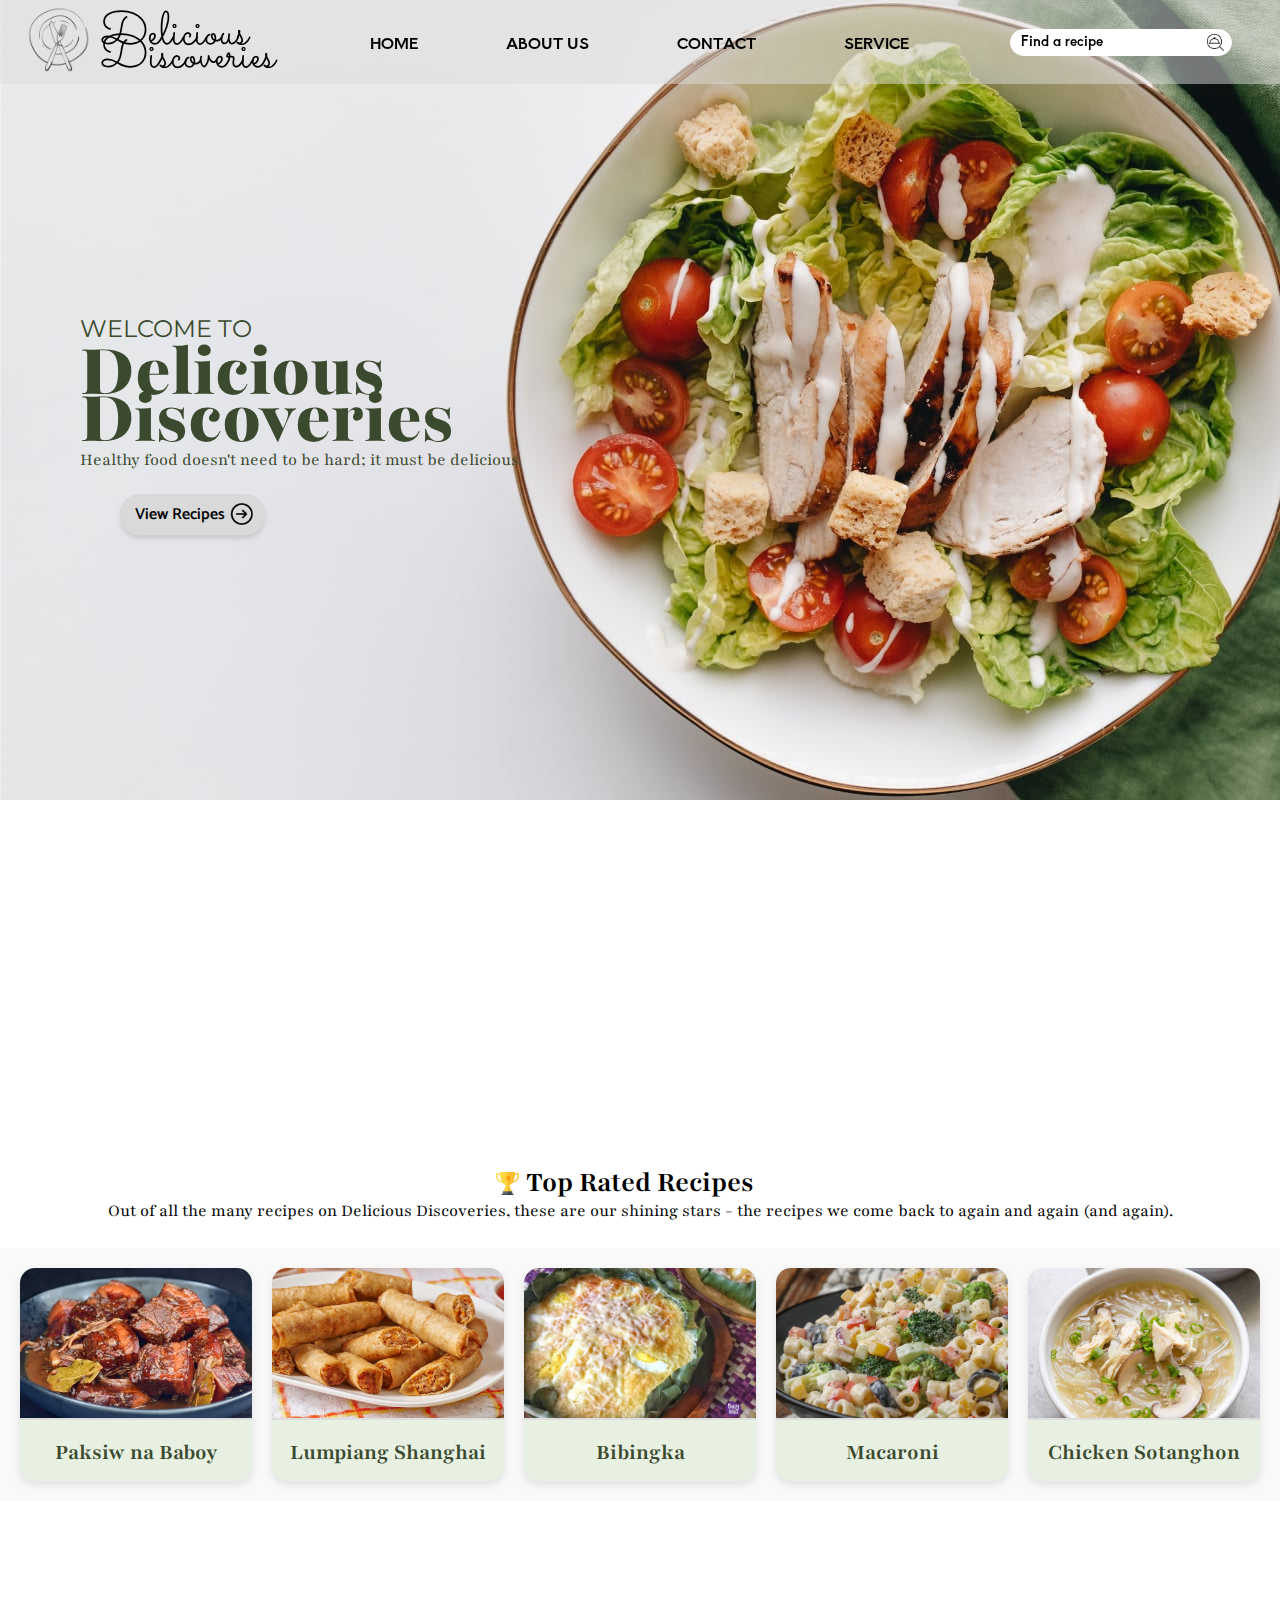
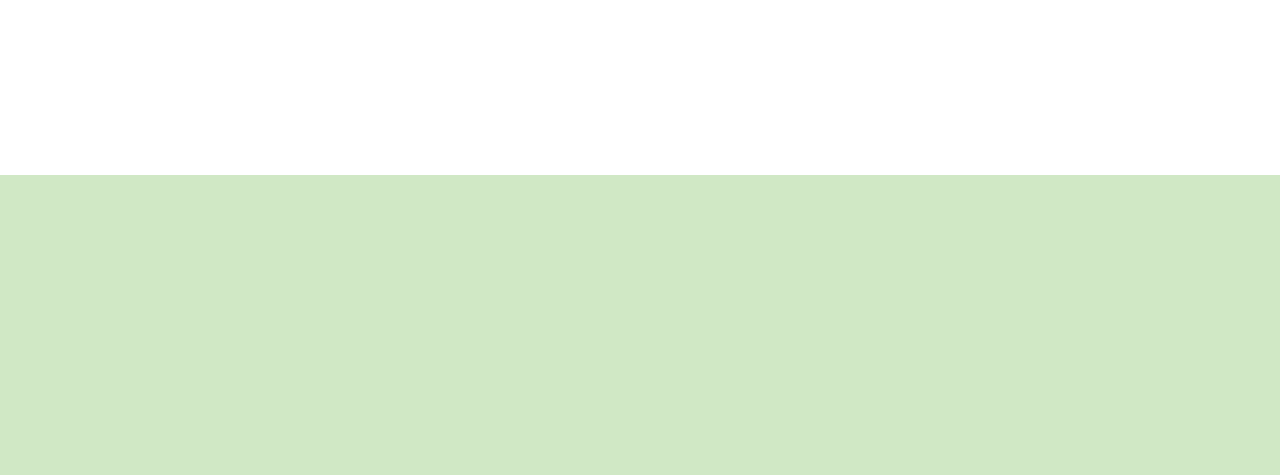
<file: index.html>
<!DOCTYPE html>
<html>
<head>
    <meta charset="UTF-8">
    <meta name="viewport" content="width=device-width, initial-scale=1.0">
    <link rel="stylesheet" href="styles.css">
    <title> Home </title>
    <link rel="icon" type="image/png" href="logo.png">
    <link rel="preconnect" href="https://fonts.googleapis.com">
    <link rel="preconnect" href="https://fonts.gstatic.com" crossorigin>
    <link href="https://fonts.googleapis.com/css2?family=Aoboshi+One&family=Catamaran:wght@100..900&family=Montserrat:ital,wght@0,100..900;1,100..900&family=Playfair:ital,opsz,wght@0,5..1200,300..900;1,5..1200,300..900&family=Sacramento&display=swap" rel="stylesheet">
</head>
<body class="homepage">
     <header class="home-nav"> 
    <nav>
        
        <p id="brand-name"> Delicious <br>Discoveries </p>
        <a href="home.html" target="_self" > <img src="logo.png" alt="logo" id="logo" width="85"> </a>

        <div class="navigation"> 
        <a href="home.html" target="_self" > HOME </a>  &nbsp; &nbsp; &nbsp; &nbsp; &nbsp; 
        <a href="about.html" target="_blank" > ABOUT US </a> &nbsp; &nbsp; &nbsp; &nbsp; &nbsp; 
        <a href="contact.html" target="_blank" > CONTACT </a> &nbsp; &nbsp; &nbsp; &nbsp; &nbsp; 
        <a href="service.html" target="_blank" > SERVICE </a>    
        </div>
        <input type="text" id="search-bar" placeholder="Find a recipe">  
        <img src="search1.png" alt="logo search" id="search" width="23">

    </nav>
</header>
<main> 
    <div class="home-title">
        <p id="welcome">WELCOME TO</p>
        <p id="brand-title"><b>Delicious <br> Discoveries</b></p>
        <p id="tagline">Healthy food doesn't need to be hard; it must be delicious</p>
    
        <div class="button-home">
            <input type="button" id="view-recipe" value="View Recipes" onclick="goCategories()">
            <span><img src="arrow-home.png" id="arrowHome" width="23"></span>
        </div>
    </div>
    

    <div class="TopRatedRecipe">
       <span class="topR"><p> Top Rated Recipes </p>  <img src="trophy.png" width="23" id="trophyHome"> </span>
        
        <p id="topRated-description"> Out of all the many recipes on Delicious Discoveries, these are our shining stars 
            - the recipes we come back to again and again (and again). </p>
         </div>
         <div class="topRatedFood">
            <div class="food-card">
                <img src="Paksiw na Baboy.jpg" alt="Paksiw na Baboy">
                <h3>Paksiw na Baboy</h3>
            </div>
            <div class="food-card">
                <img src="lumpiang shanghai.jpg" alt="Lumpiang Shanghai">
                <h3>Lumpiang Shanghai</h3>
            </div>
            <div class="food-card">
                <img src="bibingka.jpg" alt="Bibingka">
                <h3>Bibingka</h3>
            </div>
            <div class="food-card">
                <img src="macaroni.jpeg" alt="Macaroni">
                <h3>Macaroni</h3>
            </div>
            <div class="food-card">
                <img src="chicken sotanghon.jpg" alt="Chicken Sotanghon">
                <h3>Chicken Sotanghon</h3>
            </div>
        </div>

        <div class="sideLeftHome"> </div>
        <div class="sideRightHome"> </div>

        </main>

        <footer> 
            <div class="copyrights"> 
                </div>

        </footer>
        <script src="script.js"></script>
    </body>
    </html>
</file>
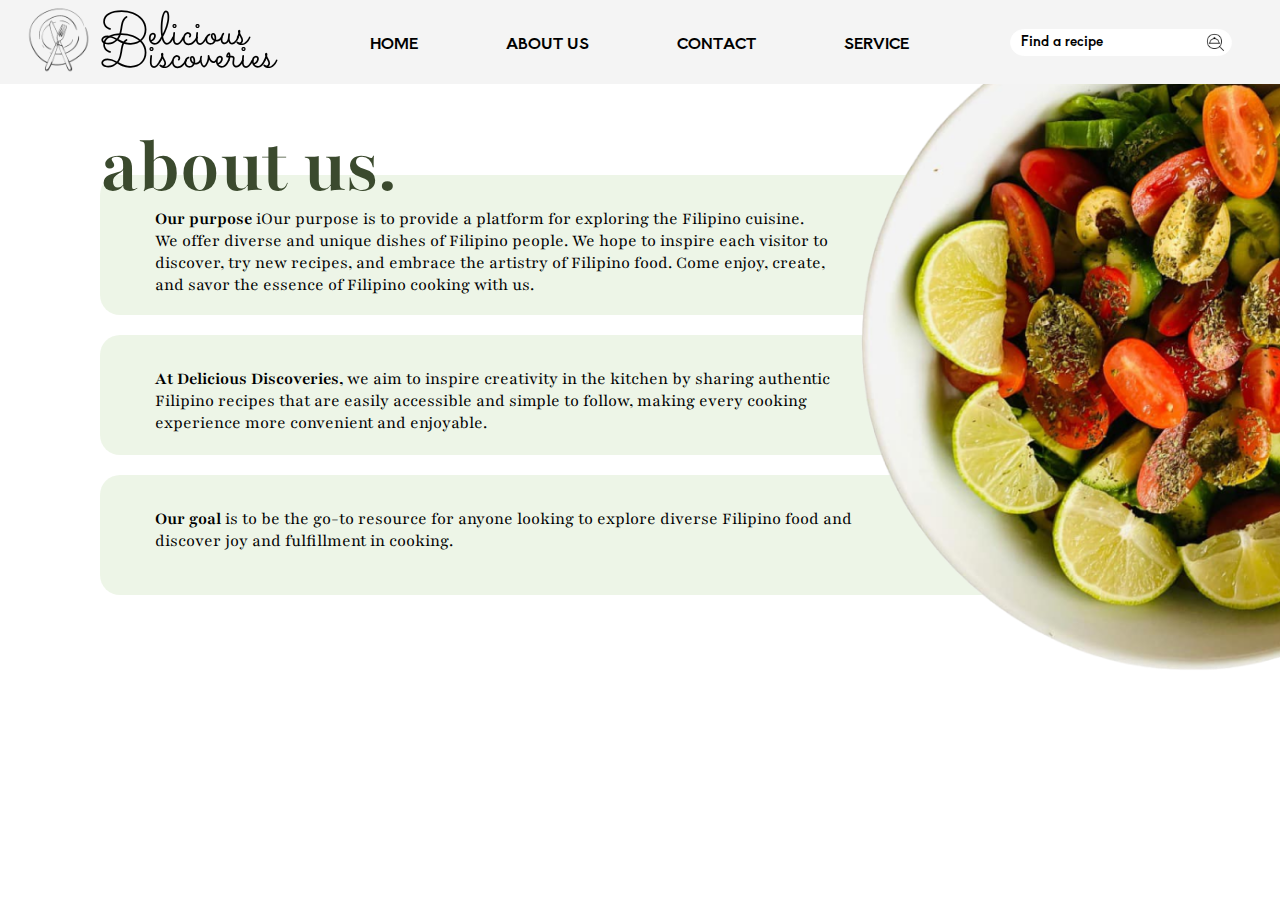
<file: about.html>
<!DOCTYPE html>
<html>
<head>
    <meta charset="UTF-8">
    <meta name="viewport" content="width=device-width, initial-scale=1.0">
    <link rel="stylesheet" href="styles.css">
    <title> About Us </title>
    <link rel="icon" type="image/png" href="logo.png">
    <link rel="preconnect" href="https://fonts.googleapis.com">
    <link rel="preconnect" href="https://fonts.gstatic.com" crossorigin>
    <link href="https://fonts.googleapis.com/css2?family=Aoboshi+One&family=Catamaran:wght@100..900&family=Montserrat:ital,wght@0,100..900;1,100..900&family=Playfair:ital,opsz,wght@0,5..1200,300..900;1,5..1200,300..900&family=Sacramento&display=swap" rel="stylesheet">
</head>
<body>
   
    <header> 
        <nav>
            <p id="brand-name"> Delicious <br>Discoveries </p>
            <a href="home.html" target="_self"> <img src="logo.png" alt="logo" id="logo" width="85"> </a>
    
            <div class="navigation"> 
                <a href="home.html" target="_self"> HOME </a> &nbsp; &nbsp; &nbsp; &nbsp; &nbsp; 
                <a href="about.html" target="_blank"> ABOUT US </a> &nbsp; &nbsp; &nbsp; &nbsp; &nbsp; 
                <a href="contact.html" target="_blank"> CONTACT </a> &nbsp; &nbsp; &nbsp; &nbsp; &nbsp; 
                <a href="service.html" target="_blank"> SERVICE </a>      
            </div>
      
            <input type="text" id="search-bar" placeholder="Find a recipe">  
            <img src="search1.png" alt="logo search" id="search" width="23">
           
        </nav>
    </header>

    <main> 

        <div class="bg-about">
        
        <p> <b>Our purpose </b> iOur purpose is to provide a platform for exploring the Filipino cuisine.  <br>
            We offer diverse and unique dishes of Filipino people. We hope to inspire each visitor to <br> 
             discover, try new recipes, and embrace the artistry of Filipino food. Come enjoy, create, <br> 
             and savor the essence of Filipino cooking with us. </p>
            </div>
        <div class="bg2-about">
            <p> <b> At Delicious Discoveries, </b> we aim to inspire creativity in the kitchen by sharing  authentic <br> 
                Filipino recipes that are easily accessible and simple to follow, 
                making every cooking  <br> experience more convenient and enjoyable. </p>
            </div>
            <div class="bg3-about">
                <p> <b>Our goal </b> is to be the go-to resource for anyone looking to explore diverse Filipino food and <br> discover joy and fulfillment in cooking. </p>
                </div>
                <h2> about us. </h2>
        <img src="about.png" alt="bowl of salad" class="bg-food-about" width="945">
    </main>
    
</body>
</html>
</file>
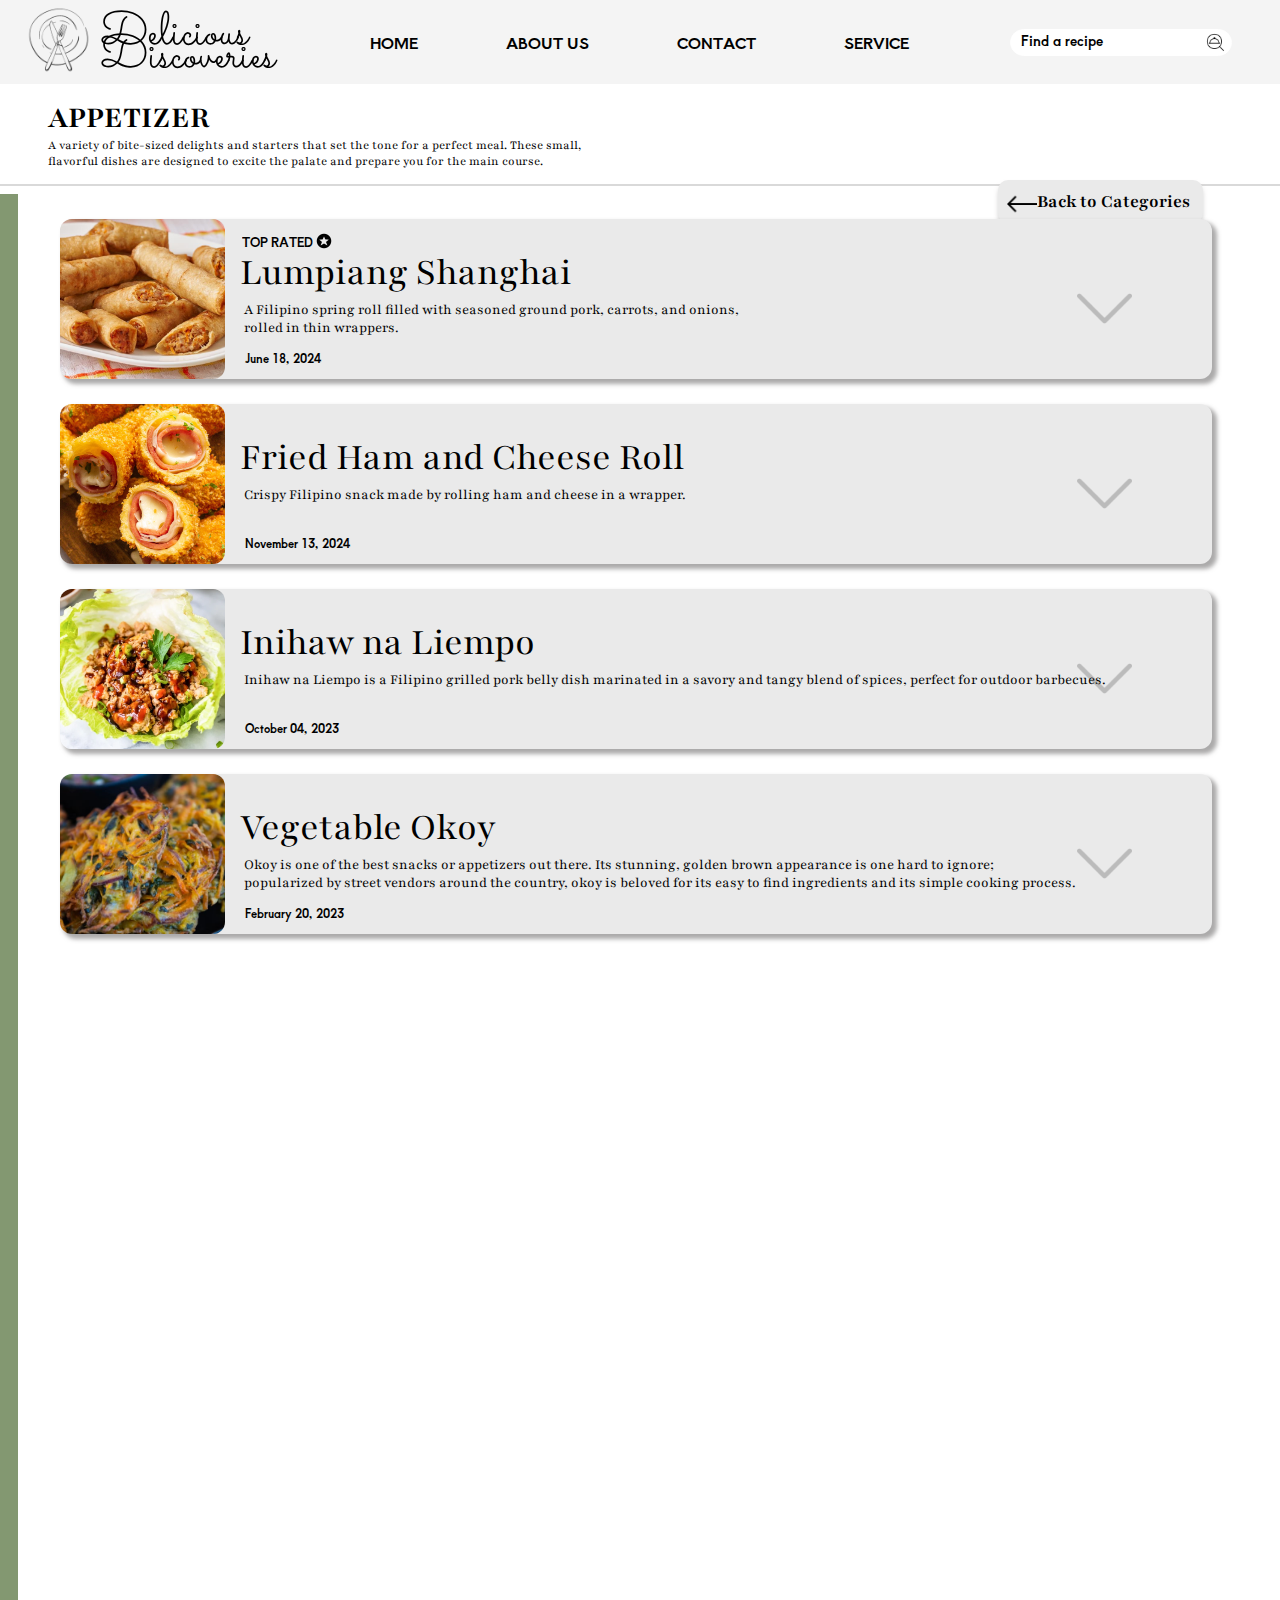
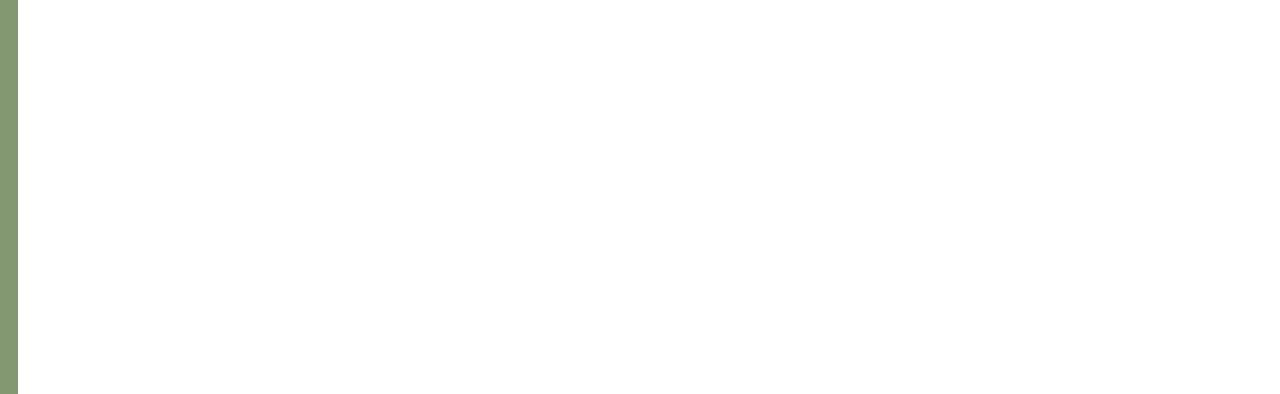
<file: Appetizer.html>
<!DOCTYPE html>
<html>
<head>
    <meta charset="UTF-8">
    <meta name="viewport" content="width=device-width, initial-scale=1.0">
    <link rel="stylesheet" href="styles.css">
    <title> Appetizer </title>
    <link rel="icon" type="image/png" href="logo.png">
    <link rel="preconnect" href="https://fonts.googleapis.com">
    <link rel="preconnect" href="https://fonts.gstatic.com" crossorigin>
    <link href="https://fonts.googleapis.com/css2?family=Aoboshi+One&family=Catamaran:wght@100..900&family=Montserrat:ital,wght@0,100..900;1,100..900&family=Playfair:ital,opsz,wght@0,5..1200,300..900;1,5..1200,300..900&family=Sacramento&display=swap" rel="stylesheet">
   
</head>

<body>
 

    <header> 
        <nav>
            <p id="brand-name"> Delicious <br>Discoveries </p>
            <a href="home.html" target="_self"> <img src="logo.png" alt="logo" id="logo" width="85"> </a>
    
            <div class="navigation"> 
                <a href="home.html" target="_self"> HOME </a> &nbsp; &nbsp; &nbsp; &nbsp; &nbsp; 
                <a href="about.html" target="_blank"> ABOUT US </a> &nbsp; &nbsp; &nbsp; &nbsp; &nbsp; 
                <a href="contact.html" target="_blank"> CONTACT </a> &nbsp; &nbsp; &nbsp; &nbsp; &nbsp; 
                <a href="service.html" target="_blank"> SERVICE </a>      
            </div>
      
            <input type="text" id="search-bar" placeholder="Find a recipe">  
            <img src="search1.png" alt="logo search" id="search" width="23">
        </nav>
    </header>
    <main>
        
       <h1 class="recipe-category"> APPETIZER </h1>
       <p class="recipe-description"> A variety of bite-sized delights and starters that set the tone for a perfect meal. These small, <br>
         flavorful dishes are designed to excite the palate and prepare you for the main course.</p>
        
       
         <form> 
            <input type="button" id="back-to-categories" value="Back to Categories" onclick="backCategories()">
          <span id="arrow-back">  <img src="arrow-back.png" width="30"> </span> 
            </form>
           
        <hr class="line-fr">

        <div class="side-left"> </div>

        <div class="food-1" id="food1Container"> 
            <img src="lumpiang shanghai.jpg" width="165" height="160" id="appetizer1-image">
            
            <div id="top-food-wrapper">
                <img src="star.png" class="icon-star" width="16">
                <p id="top-food"> TOP RATED </p> 
            </div>
            
            <p id="food-name"> Lumpiang Shanghai </p> 
            <p id="food-description"> A Filipino spring roll filled with seasoned ground pork, carrots, and onions, <br>
                 rolled in thin wrappers. </p> 
           <p id="food-date"> June 18, 2024 </p>    
           <img src="arrow-button.png" width="55" id="button-arrow" class="arrowDown">

           <div class="dishesDetails" style="display: none">
            <div class="nameRecipe"> 
            <p> Ingredients </p> 
            <p> Instructions </p>   
           </div>
            <div class="recipeEssential">
            <ul class="ingredients">
                <li>1 ½ lb. ground pork</li>
                <li>2 pieces longanisa</li>
                <li>1 piece Knorr Pork Cube</li>
                <li>1 piece carrot minced</li>
                <li>¾ cup green onion chopped</li>
                <li>¾ cup singkamas minced</li>
                <li>1 piece onion minced</li>
                <li>¼ teaspoon garlic powder</li>
                <li>1 piece egg</li>
                <li>1 ½ teaspoons salt</li>
                <li>½ teaspoon ground black pepper</li>
                <li>20 pieces lumpia wrapper</li>
                <li>2 cups cooking oil</li>
            </ul>
          <ol class="instructions">
            <li>Combine ground pork and longanisa. Add carrot, onion, singkamas, and green onion. Season with garlic powder, salt, and ground black pepper. Mix well.</li>
             <li>Grate a piece of Knorr Pork Cube using a cheese grater. Add egg. Mix until all ingredients are well blended.</li>
            <li>Scoop a tablespoon of mixture. Place it on a piece of lumpia wrapper. Secure the filling by wrapping.</li>
            <li>Heat oil in a deep pot or deep fryer. Deep-fry the lumpia for to 12 minutes using medium heat (320F).</li>
            <li>Once the lumpia turns golden brown, remove from the fryer. Set aside.</li>
            <li>Make the sweet and sour sauce by combining sugar, ketchup, soy sauce, and vinegar in a pot. Apply heat and boil. Pour cornstarch and water mixture. Stir until thick. Set aside.</li>
        </ol>           
        </div>
        <div class="dishesVideo"> 
            <p id="vid-title"> How to Cook Delicious Lumpiang Shanghai </p> 
            <iframe id="recipeVideo" width="460" height="315" src="https://www.youtube.com/embed/73Ga7k07Snc?si=u-HQ6dFYs7jPx4nM" title="YouTube video player" frameborder="0" allow="accelerometer; autoplay; clipboard-write; encrypted-media; gyroscope; picture-in-picture; web-share" referrerpolicy="strict-origin-when-cross-origin" allowfullscreen></iframe>            </div>
        </div> 
        </div>
        </div>

            <div class="food-2" id="food2Container"> 
            <img src="Fried Ham and Cheese Roll.jpeg" width="165" height="160"id="appetizer2-image">
            <p id="food-name"> Fried Ham and Cheese Roll </p> 
            <p id="food-description"> Crispy Filipino snack made by rolling ham and cheese in a wrapper. </p> 
           <p id="food-date"> November 13, 2024 </p>
           <img src="arrow-button.png" width="55" id="button-arrow" class="arrowDown">
           
           <div class="dishesDetails" style="display: none">
            <div class="nameRecipe"> 
            <p> Ingredients </p> 
            <p> Instructions </p>   
        </div>
            <div class="recipeEssential">
            <ul class="ingredients">
                <li>8 slices bread</li>
                <li>4 ounces ham sliced into thick strips</li>
                <li>3 ounces cheese sliced into thick strips</li>
                <li>1/4 cup pimento optional</li>
                <li>3/4 cup Panko bread crumbs</li>
                <li>2 pieces eggs beaten</li>
                <li>2 cups cooking oil</li>
                <li>1/2 cup mayonnaise</li>
            </ul>
          <ol class="instructions">
            <li>Remove the dark ends of the sliced bread.</li>
            <li>Heat the cooking oil in a cooking pot.</li>
            <li>Place the bread slices in a zip lock bag. Flatten using a rolling pin.</li>
            <li>Spread mayonnaise on the flatten piece of bread</li>
            <li>Arrange the ham, cheese, and pimento strips on the bread. Roll the bread until the filling is covered. Secure with a toothpick.</li>
            <li>Dip the rolled bread in beaten egg. Place the Panko bread crumbs in a large Ziploc bag and then put the dipped rolls in. Shake until everything is covered with crumbs.</li>
            <li>Fry in low to medium heat until the color turns golden brown (about 5 to 7 minutes).</li>
            <li>Arrange the fried rolls in a plate line with paper towels.</li>
            <li>Serve as a snack or slice into pieces and serve as an appetizer.</li>
            <li>Share and enjoy!</li>
        </ol>           
        </div>
        <div class="dishesVideo"> 
            <p id="vid-title"> How to Cook Fried Ham and Cheese Roll </p> 
        <iframe id="recipeVideo" width="460" height="315" src="https://www.youtube.com/embed/VJKmWRsY6uI?si=DD3Kq0vsgOiVSuxR" title="YouTube video player" frameborder="0" allow="accelerometer; autoplay; clipboard-write; encrypted-media; gyroscope; picture-in-picture; web-share" referrerpolicy="strict-origin-when-cross-origin" allowfullscreen></iframe>            </div>
        </div> 
        </div>
            <div class="food-3" id="food3Container">
                <img src="Asian Chicken Lettuce Wrap.jpeg" width="165"  height="160"id="appetizer3-image">
                <p id="food-name"> Inihaw na Liempo</p> 
                <p id="food-description"> Inihaw na Liempo is a Filipino grilled pork belly dish marinated in a savory and tangy blend of spices, perfect for outdoor barbecues. </p> 
               <p id="food-date"> October 04, 2023 </p>
               <img src="arrow-button.png" width="55" id="button-arrow" class="arrowDown">

               <div class="dishesDetails" style="display: none">
                <div class="nameRecipe"> 
                <p> Ingredients </p> 
                <p> Instructions </p>   
            </div>
                <div class="recipeEssential">
                <ul class="ingredients">
                    <li>½ cup calamansi juice</li>
                    <li>¼ cup fish sauce</li>
                    <li>1 head garlic, peeled and minced</li>
                    <li>2 Thai chili peppers, minced</li>
                    <li>2 tablespoons brown sugar</li>
                    <li>1 teaspoon salt</li>
                    <li>½ teaspoon pepper</li>
                    <li>2 pounds pork belly, cut into ½-inch thick slices</li>
                    <li>1 tablespoon canola or sesame oil</li>
                    <li>2 tablespoons oyster sauce</li>
                    <ul class="ingredients">
                    <p>  For the Spiced Vinegar Dip </p>
                    <li>1 cup vinegar</li>
                    <li>4 cloves garlic, peeled and minced</li>
                    <li>½ onion, peeled and finely chopped</li>
                    <li>2 Thai chili peppers, chopped</li>
                    <li>½ teaspoon salt</li>
                    <li>¼ teaspoon freshly ground pepper</li>
                </ul>

                </ul>
              <ol class="instructions">
                 <li>In a bowl, combine calamansi juice, fish sauce, garlic, chili peppers, brown sugar, salt, and pepper. Stir well until sugar and salt are dissolved.</li>
  <li>Add pork belly and massage marinade into the meat. Transfer into a ziplock bag and marinate in the refrigerator for 4 hours or overnight, turning the bag once or twice.</li>
  <li>Drain pork from marinade, reserving about 1 cup of the liquid.</li>
  <li>In a saucepan over medium heat, bring reserved marinade to a boil for about 3 to 5 minutes or until reduced.</li>
  <li>In a small bowl, combine the reduced marinade, oyster sauce, and oil.</li>
  <li>Arrange pork in a single layer on lightly-oiled hot grill and cook for about 2 to 3 minutes on each side. When the pork begins to lose its pink color, regularly brush with basting sauce.</li>
  <li>Continue to grill for about 4 to 5 minutes on each side or until pork is cooked through.</li>
  <li>Remove from grill and cut into serving pieces. Serve with spiced vinegar dip.</li>
            </ol>           
            </div>
            <div class="dishesVideo"> 
                <p id="vid-title"> How to Cook Delicious Inihaw na Liempo </p> 
                <iframe id="recipeVideo"width="460" height="315" src="https://www.youtube.com/embed/I4kFGCvQX4Q?si=8t2kkbpgWPmO8Tlz" title="YouTube video player" frameborder="0" allow="accelerometer; autoplay; clipboard-write; encrypted-media; gyroscope; picture-in-picture; web-share" referrerpolicy="strict-origin-when-cross-origin" allowfullscreen></iframe>                </div>
            </div> 
             </div>
            <div class="food-4" id="food4Container"> 
            <img src="Vegetable Okoy.jpg" width="165" height="160" id="appetizer4-image">
            <p id="food-name"> Vegetable Okoy</p> 
            <p id="food-description"> Okoy is one of the best snacks or appetizers out there. Its stunning, golden brown appearance is one hard to ignore; <br> popularized by  street vendors around the country, okoy is beloved for
                its easy to find ingredients and its simple cooking process. </p> 
           <p id="food-date"> February 20, 2023 </p>
           <img src="arrow-button.png" width="55" id="button-arrow" class="arrowDown">

           <div class="dishesDetails" style="display: none">
            <div class="nameRecipe"> 
            <p> Ingredients </p> 
            <p> Instructions </p>   
        </div>
            <div class="recipeEssential">
            <ul class="ingredients">
                <li>8 ounces kalabasa</li>
                <li>1 piece carrot</li>
                <li>3/4 cup malunggay leaves</li>
                <li>1 cup cooking oil</li>
            </ul>
                <p> For the Batter </p>
                <li>1/2 cup cornstarch</li>
                <li>3/4 cup flour</li>
                <li>4 grams Maggi Magic Sarap</li>
                <li>1 egg</li>
                <li>3/4 cup water</li>
                <p> For the Dipping Sauce </p>
                <li>½ piece onion chopped</li>
                <li>2 tablespoons green onion chopped</li>
                <li>¾ cups white vinegar</li>
                <li>4 grams Maggi Magic Sarap</li>
            </ul>
          <ol class="instructions">
            <li>Slice the kalabasa and carrot into matchstick pieces.</li>
             <li>Combine all the sliced vegetables including the malunggay leaves in a mixing bowl. Toss to blend.</li>
            <li>Make the batter by beating an egg on a separate bowl. Add water. Mix well. Gradually add flour and cornstarch while mixing. 
                Add Maggi Magic Sarap. Whisk until the texture of the batter smoothens.</li>
            <li>Combine the batter with the vegetables. Fold until the vegetables are completely coated with the batter.</li>
            <li>Make the dipping sauce by combining all dipping sauce ingredient in a bowl. Stir until blended.</li>
            <li>Heat oil in a pan. Scoop around ¼ cup of mixture and place it on a saucer or small bowl. Slide the mixture into the pan. 
                Fry until golden brown and crispy. Flip the okoy and do the same to the opposite side.</li>
            <li>Transfer to a serving plate. Serve with dipping sauce. Share and enjoy!</li>
        </ol>           
        </div>
        <div class="dishesVideo"> 
            <p id="vid-title"> How to Cook Delicious Vegetable Okoy </p> 
            <iframe id="recipeVideo"width="460" height="315" src="https://www.youtube.com/embed/JsH4PpIvtFU?si=SmE0HgAr4ZxCicM7" title="YouTube video player" frameborder="0" allow="accelerometer; autoplay; clipboard-write; encrypted-media; gyroscope; picture-in-picture; web-share" referrerpolicy="strict-origin-when-cross-origin" allowfullscreen></iframe>
            </div>
        </div> 
        </div>
        <script src="script.js"></script> 
    </main>
    </body>
    </html>
</file>
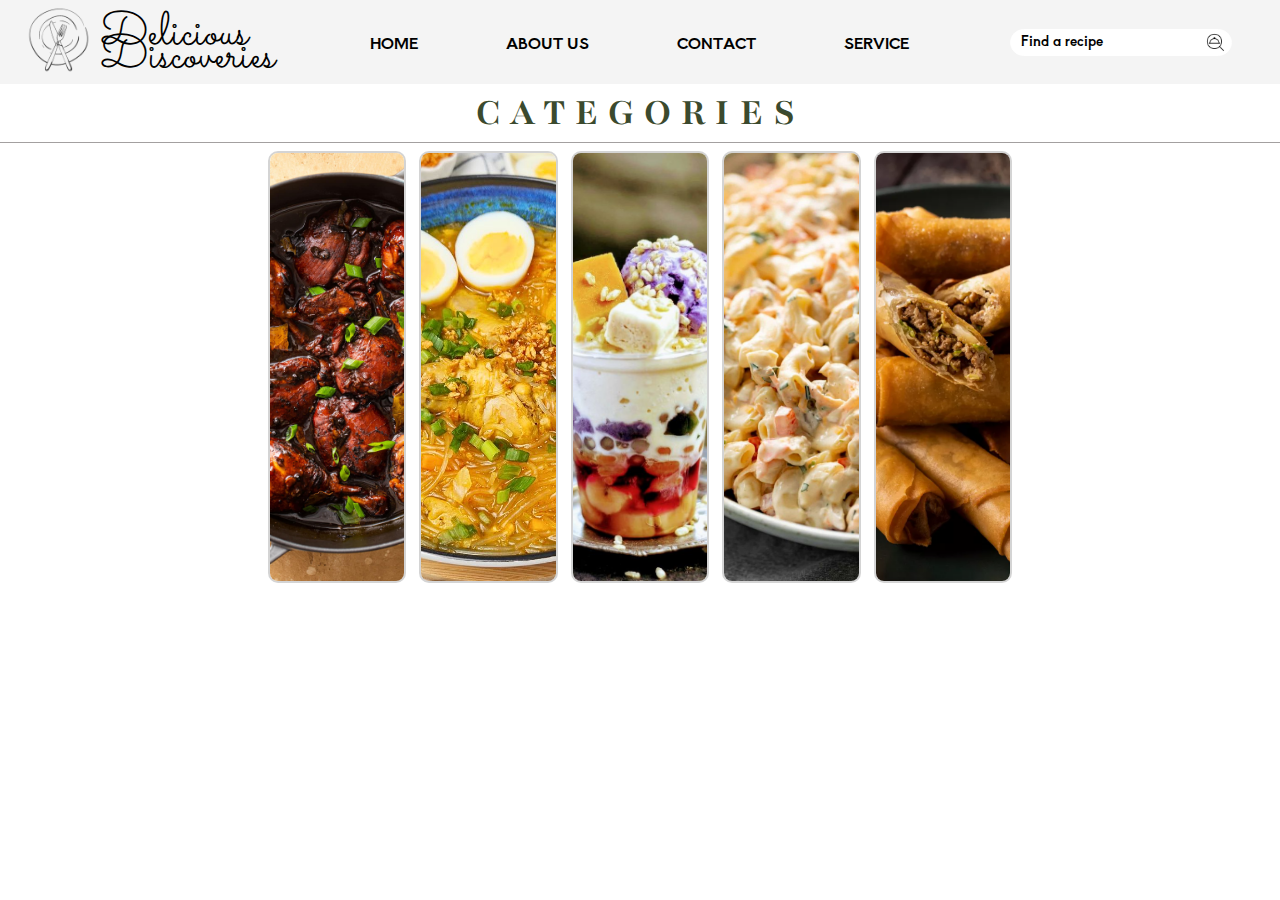
<file: categories.html>
<!DOCTYPE html>
<html lang="en">
<head>
    <meta charset="UTF-8">
    <meta name="viewport" content="width=device-width, initial-scale=1.0">
    <link rel="stylesheet" href="styles.css">
    <link rel="icon" type="image/png" href="logo.png">
    <link rel="preconnect" href="https://fonts.googleapis.com">
    <link rel="preconnect" href="https://fonts.gstatic.com" crossorigin>
    <link href="https://fonts.googleapis.com/css2?family=Aoboshi+One&family=Catamaran:wght@100..900&family=Montserrat:ital,wght@0,100..900;1,100..900&family=Playfair:ital,opsz,wght@0,5..1200,300..900;1,5..1200,300..900&family=Sacramento&display=swap" rel="stylesheet">
</head>
    <title> View Recipes </title>
</head>

<body>

    <header> 
        <nav>
            <p id="brand-name"> Delicious <br>Discoveries </p>
            <a href="home.html" target="_self"> <img src="logo.png" alt="logo" id="logo" width="85"> </a>
    
            <div class="navigation"> 
                <a href="home.html" target="_self"> HOME </a> &nbsp; &nbsp; &nbsp; &nbsp; &nbsp; 
                <a href="about.html" target="_blank"> ABOUT US </a> &nbsp; &nbsp; &nbsp; &nbsp; &nbsp; 
                <a href="contact.html" target="_blank"> CONTACT </a> &nbsp; &nbsp; &nbsp; &nbsp; &nbsp; 
                <a href="service.html" target="_blank"> SERVICE </a>      
            </div>
            <input type="text" id="search-bar" placeholder="Find a recipe">  
        <img src="search1.png" alt="logo search" id="search" width="23">
        </nav>
    </header>
    
    <main>
        <p id="categories"> CATEGORIES </p>
        <hr>
        <div class="foodCategories">   
            <img src="Main dish.jpg" alt="Main Dish" class="foodCategoryImage" onclick="window.location.href='Main.html';">
            <img src="Soup.jpg" alt="Soup" class="foodCategoryImage" onclick="window.location.href='Soups.html';">
            <img src="Halo-halo.jpg" alt="Desserts" class="foodCategoryImage" onclick="window.location.href='Desserts.html';">
            <img src="Salad1.jpg" alt="Salads" class="foodCategoryImage" onclick="window.location.href='Salads.html';">
            <img src="AppetizerC.png" alt="Appetizers" class="foodCategoryImage" onclick="window.location.href='Appetizer.html';">
        </div>  
    </main>
    
</body>
</html>
</file>
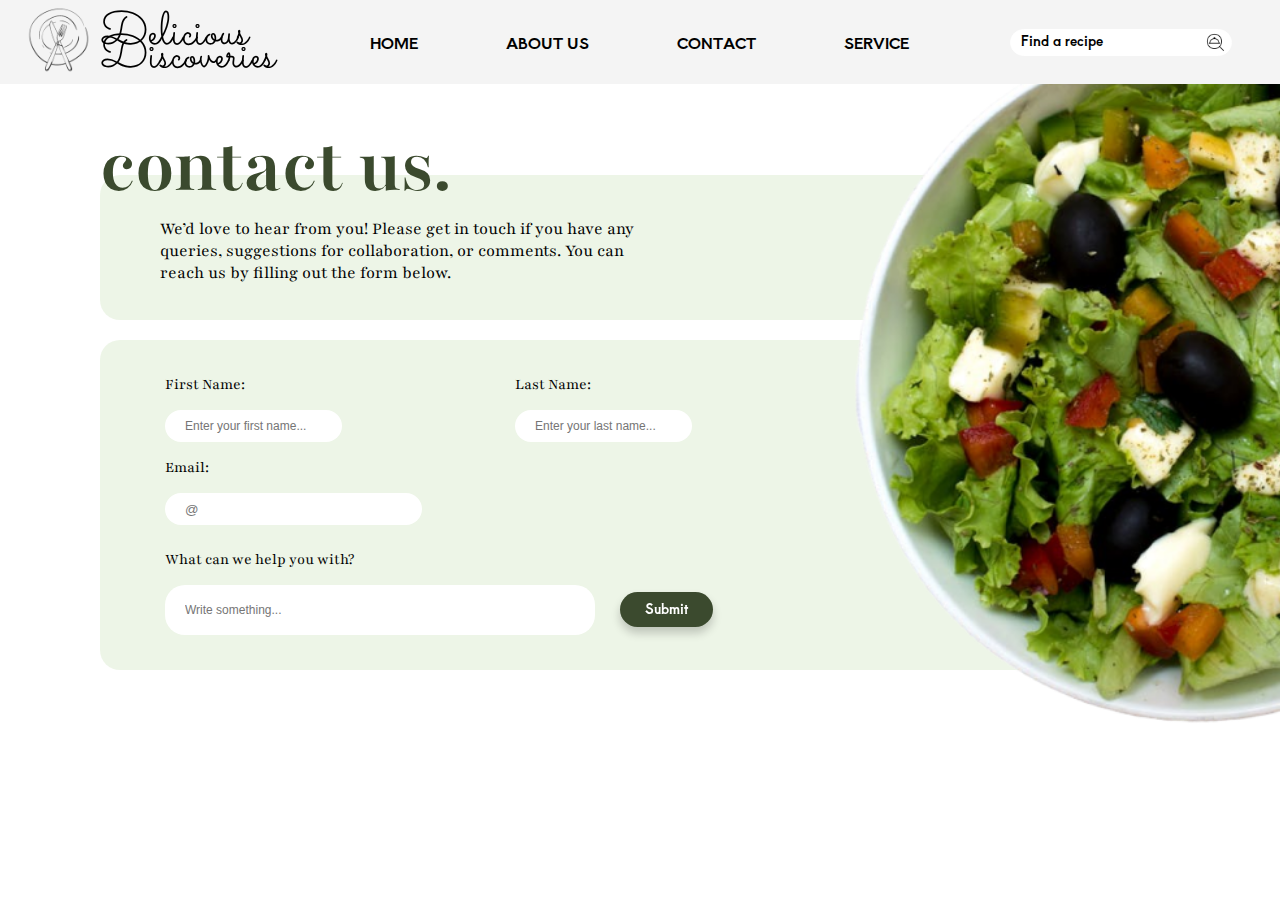
<file: contact.html>
<!DOCTYPE html>
<html>
<head>
    <meta charset="UTF-8">
    <meta name="viewport" content="width=device-width, initial-scale=1.0">
    <link rel="stylesheet" href="styles.css">
    <title> Contact Us </title>
    <link rel="icon" type="image/png" href="logo.png">
    <link rel="preconnect" href="https://fonts.googleapis.com">
    <link rel="preconnect" href="https://fonts.gstatic.com" crossorigin>
    <link href="https://fonts.googleapis.com/css2?family=Aoboshi+One&family=Catamaran:wght@100..900&family=Montserrat:ital,wght@0,100..900;1,100..900&family=Playfair:ital,opsz,wght@0,5..1200,300..900;1,5..1200,300..900&family=Sacramento&display=swap" rel="stylesheet">
</head>
<body>
   
    <header> 
        <nav>
            <p id="brand-name"> Delicious <br>Discoveries </p>
            <a href="home.html" target="_self"> <img src="logo.png" alt="logo" id="logo" width="85"> </a>
    
            <div class="navigation"> 
                <a href="home.html" target="_self"> HOME </a> &nbsp; &nbsp; &nbsp; &nbsp; &nbsp; 
                <a href="about.html" target="_blank"> ABOUT US </a> &nbsp; &nbsp; &nbsp; &nbsp; &nbsp; 
                <a href="contact.html" target="_blank"> CONTACT </a> &nbsp; &nbsp; &nbsp; &nbsp; &nbsp; 
                <a href="service.html" target="_blank"> SERVICE </a>      
            </div>
      
            <input type="text" id="search-bar" placeholder="Find a recipe">  
            <img src="search1.png" alt="logo search" id="search" width="23">
 
        </nav>
    </header>

    <main> 
        <div class="bg-contact">
        <p> We’d love to hear from you!  Please get in touch if you have any <br>
            queries, suggestions for collaboration, or comments. You can <br>
            reach us by filling out the form below.</p>
        </div>

        <div class="bg-contactForm">
            <form onsubmit="alert('Your input is submitted!.')"; >
                <div class="nameInfo">
            <p> First Name: </p> 
            <input type="text" placeholder="Enter your first name..." required> 
        </div>
        <div class="lastName-info"> 
            <p> Last Name: </p>
            <input type="text" placeholder="Enter your last name..." required> 
        </div>
           <div class="emailInfo">
            <p> Email: </p>
            <input type="email" placeholder="@" required>
           </div>

           <div class="inputConcern">
            <p> What can we help you with? </p>
            <input type="text" id="input" placeholder="Write something..." required> 
           </div>
           <input type="submit" value="Submit" >
         </form>
            </div>
            
        <h2> contact us. </h2>
        <img src="contact.png" alt="bowl of salad" class="bg-food-contact" width="1170">

    </main>
    
</body>
</html>
</file>
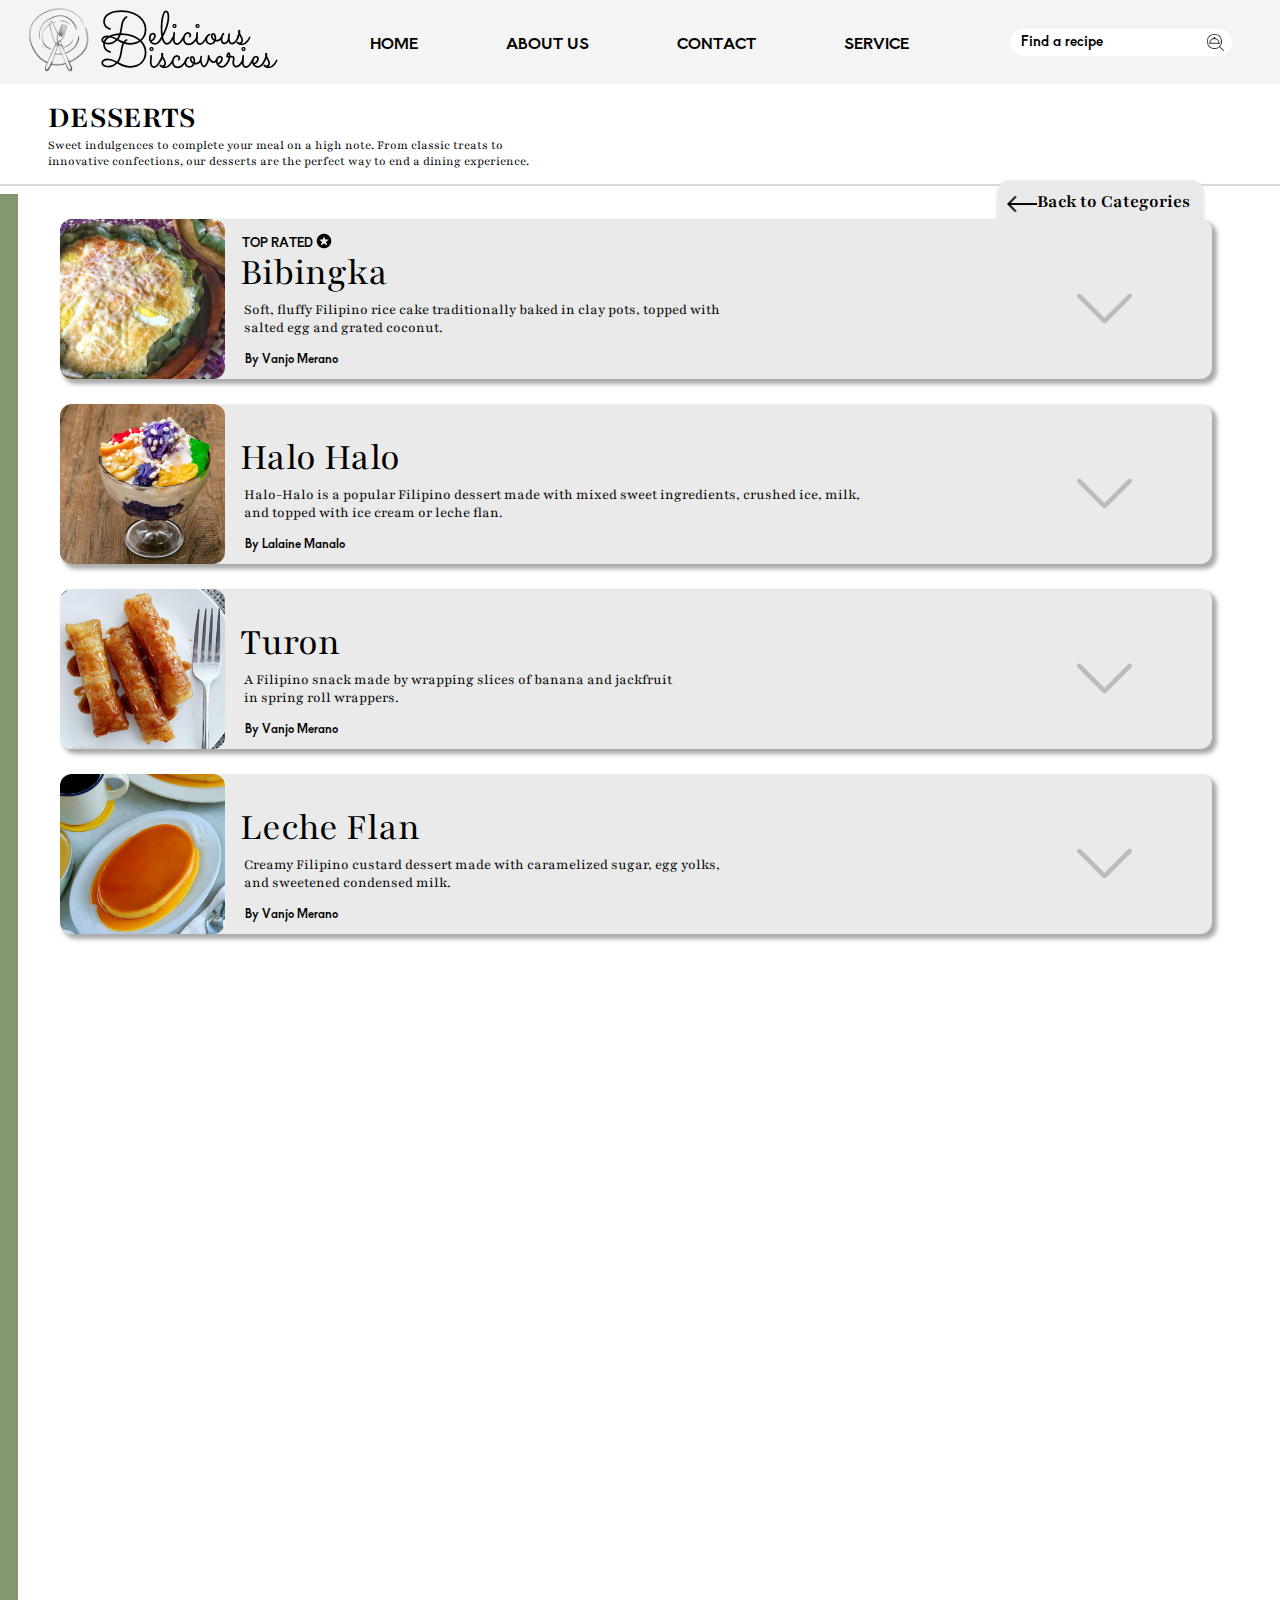
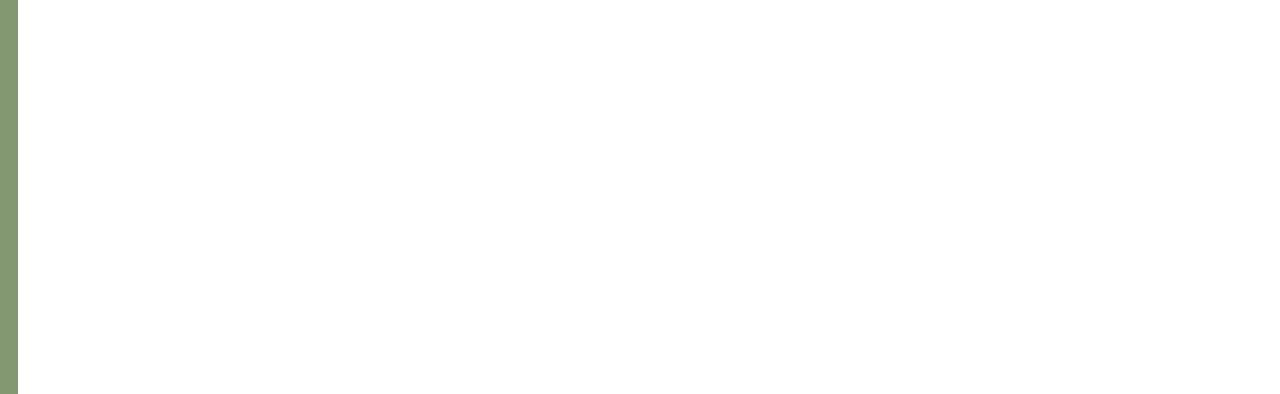
<file: Desserts.html>
<!DOCTYPE html>
<html>
<head>
    <meta charset="UTF-8">
    <meta name="viewport" content="width=device-width, initial-scale=1.0">
    <link rel="stylesheet" href="styles.css">
    <title> Desserts </title>
    <link rel="icon" type="image/png" href="logo.png">
    <link rel="preconnect" href="https://fonts.googleapis.com">
    <link rel="preconnect" href="https://fonts.gstatic.com" crossorigin>
    <link href="https://fonts.googleapis.com/css2?family=Aoboshi+One&family=Catamaran:wght@100..900&family=Montserrat:ital,wght@0,100..900;1,100..900&family=Playfair:ital,opsz,wght@0,5..1200,300..900;1,5..1200,300..900&family=Sacramento&display=swap" rel="stylesheet">
</head>
 


<body>

    <header> 
        <nav>
            <p id="brand-name"> Delicious <br>Discoveries </p>
            <a href="home.html" target="_self"> <img src="logo.png" alt="logo" id="logo" width="85"> </a>
    
            <div class="navigation"> 
                <a href="home.html" target="_self"> HOME </a> &nbsp; &nbsp; &nbsp; &nbsp; &nbsp; 
                <a href="about.html" target="_blank"> ABOUT US </a> &nbsp; &nbsp; &nbsp; &nbsp; &nbsp; 
                <a href="contact.html" target="_blank"> CONTACT </a> &nbsp; &nbsp; &nbsp; &nbsp; &nbsp; 
                <a href="service.html" target="_blank"> SERVICE </a>      
            </div>
            <input type="text" id="search-bar" placeholder="Find a recipe">  
            <img src="search1.png" alt="logo search" id="search" width="23">
        </nav>
    </header>
    <main>
        
       <h1 class="recipe-category"> DESSERTS </h1>
       <p class="recipe-description"> Sweet indulgences to complete your meal on a high note. From classic treats to <br> 
        innovative confections, our desserts are the perfect way to end a dining experience.</p>
      
        <form> 
            <input type="button" id="back-to-categories" value="Back to Categories" onclick="backCategories()">
          <span id="arrow-back">  <img src="arrow-back.png" width="30"> </span> 
            </form>
           
       
        <hr class="line-fr">

        <div class="side-left"> </div>


            <div class="food-1" id="food1Container"> 
       
                
            <div id="top-food-wrapper">
                <img src="star.png" class="icon-star" width="16">
                <p id="top-food"> TOP RATED </p> 
            </div>
            
            <img src="bibingka.jpg" width="165" height="160" id="dessert1-image">
            <p id="food-name"> Bibingka </p> 
            <p id="food-description">Soft, fluffy Filipino rice cake traditionally baked in clay pots, topped with <br>
                salted egg and grated coconut.  </p> 
           <p id="food-date"> By Vanjo Merano </p>    
           <img src="arrow-button.png" width="55" id="button-arrow" class="arrowDown"> 
           
           <div class="dishesDetails" style="display: none">
            <div class="nameRecipe"> 
            <p> Ingredients </p> 
            <p> Instructions </p>   
        </div>
            <div class="recipeEssential">
            <ul class="ingredients">
                <li>1 cup rice flour</li>
                <li>1/8 teaspoon salt</li>
                <li>2 1/2 teaspoon baking powder</li>
                <li>3 tablespoons butter</li>
                <li>1/2 cup granulated sugar</li>
                <li>1 cup coconut milk</li>
                <li>1/4 cup fresh milk</li>
                <li>1 piece salted duck egg sliced</li>
                <li>1/2 cup grated cheese</li>
                <li>3 pieces raw eggs</li>
                <li>1/4 cup grated coconut</li>
                <li>Pre-cut banana leaf</li>
            </ul>
          <ol class="instructions">
            <li>Preheat oven to 375°F.</li>
             <li>Mix rice flour, baking powder, and salt; set aside.</li>
            <li>Cream butter, gradually add sugar, and whisk. Add eggs and mix well.</li>
            <li>Slowly incorporate the dry mixture, then whisk in coconut milk and fresh milk.</li>
            <li>Line a baking pan with banana leaf, pour in the batter, and bake for 15 minutes.</li>
            <li>Top with salted egg and grated cheese, then bake for another 15–20 minutes until golden brown.</li>
            <li>Cool, brush with butter, top with grated coconut, and serve.</li>
        </ol>           
        </div>
        <div class="dishesVideo"> 
        <p id="vid-title"> How to Cook Delicious Bibingka </p> 
        <iframe id="recipeVideo" width="460" height="315" src="https://www.youtube.com/embed/rJwHZ3GrTC0?si=zcpv7fTTX8ybKv_D" title="YouTube video player" frameborder="0" allow="accelerometer; autoplay; clipboard-write; encrypted-media; gyroscope; picture-in-picture; web-share" referrerpolicy="strict-origin-when-cross-origin" allowfullscreen></iframe>
        </div>
        </div>
            </div>
            <div class="food-2" id="food2Container"> 
            <img src="halo-halo.jpeg" width="165" height="160" id="dessert2-image">
            <p id="food-name"> Halo Halo </p> 
            <p id="food-description">Halo-Halo is a popular Filipino dessert made with mixed sweet ingredients, crushed ice, milk, <br>
                 and topped with ice cream or leche flan. </p> 
           <p id="food-date"> By Lalaine Manalo </p>
           <img src="arrow-button.png" width="55" id="button-arrow" class="arrowDown">

           <div class="dishesDetails" style="display: none">
            <div class="nameRecipe"> 
            <p> Ingredients </p> 
            <p> Instructions </p>   
        </div>
            <div class="recipeEssential">
            <ul class="ingredients">
                <li>½ cup gulaman cubes or sago</li>
                <li>½ cup sweetened beans (garbanzo, red mung, and/or white beans)</li>
                <li>½ cup Nata de coco, drained well</li>
                <li>½ cup Kaong, drained well</li>
                <li>½ cup sweetened saba bananas</li>
                <li>½ cup sweetened jackfruit strips</li>
                <li>¼ cup sweetened macapuno</li>
                <li>½ cup ube halaya</li>
                <li>shaved ice</li>
                <li>1 cup evaporated milk</li>
                <li>1 cup leche flan</li>
                <li>4 scoops ice cream (mango, ube, or vanilla)</li>
            </ul>
          <ol class="instructions">
            <li>Prepare the gulaman according to package directions. Use less water than called for to yield a firmer texture.</li>
             <li>Prepare the ingredients from scratch or use bottled halo-halo ingredients.</li>
            <li>In a tall glass, add about a teaspoon each of desired add-ins to about ⅓ full.</li>
            <li>Pack the glass with shaved ice.</li>
            <li>Drizzle evaporated milk over the ice.</li>
            <li>Top the ice with leche flan and scoop of ice cream. </li>
            <li>Garnish with strips of macapuno and sprinkle with pinipig, if desired.</li>
            <li>Serve immediately.</li>
        </ol>           
        </div>
        <div class="dishesVideo"> 
        <p id="vid-title"> How to Make Delicious Halo-Halo </p> 
        <iframe id="recipeVideo" width="460" height="315" src="https://www.youtube.com/embed/G72qqmhNALY?si=EydxWEerSIHptEjB" title="YouTube video player" frameborder="0" allow="accelerometer; autoplay; clipboard-write; encrypted-media; gyroscope; picture-in-picture; web-share" referrerpolicy="strict-origin-when-cross-origin" allowfullscreen></iframe>
        </div>

        </div>
            </div>

            <div class="food-3" id="food3Container">
                <img src="Turon.jpg" width="165" height="160" id="dessert3-image">
                <p id="food-name"> Turon </p> 
                <p id="food-description"> A Filipino snack made by wrapping slices of banana and jackfruit <br>
                    in spring roll wrappers. </p> 
               <p id="food-date"> By Vanjo Merano </p>
               <img src="arrow-button.png" width="55" id="button-arrow" class="arrowDown">

               <div class="dishesDetails" style="display: none">
                <div class="nameRecipe"> 
                <p> Ingredients </p> 
                <p> Instructions </p>   
            </div>
                <div class="recipeEssential">
                <ul class="ingredients">
                    <li>6 pieces bananas saba or plantains, cut in half (lengthwise)</li>
                    <li>1 cup jackfruit ripe, sliced</li>
                    <li>1 1/2 cup sugar</li>
                    <li>12 pieces lumpia wrapper</li>
                    <li>2 cups cooking oil</li>
                </ul>
              <ol class="instructions">
                <li>Roll the banana on the sugar plate and ensure that the banana is coated with enough sugar</li>
                 <li>Place the banana with sugar coating on the lumpia wrapper. Add a slice of ripe jackfruit on top.</li>
                <li>Fold and lock the spring roll wrapper, use water to seal the edge</li>
                <li>In a pan, heat the oil and put-in some sugar.Wait until the brown sugar floats</li>
                <li>Put-in the wrapped banana and fry until the wrapper turns golden brown and the extra sugar sticks on wrapper</li>
                <li>Serve hot as a dessert or snack. Share and Enjoy!</li>
            </ol>           
            </div>
            <div class="dishesVideo"> 
                <p id="vid-title"> How to Cook Delicious Turon </p> 
                <iframe  id="recipeVideo"width="460" height="315" src="https://www.youtube.com/embed/4QeQ4O6WHkc?si=IZy2UsNL2PRwhEXq" title="YouTube video player" frameborder="0" allow="accelerometer; autoplay; clipboard-write; encrypted-media; gyroscope; picture-in-picture; web-share" referrerpolicy="strict-origin-when-cross-origin" allowfullscreen></iframe>                </div>
            </div>
            </div>
            <div class="food-4" id="food4Container"> 
            <img src="leche flan.jpg" width="165" height="160" id="dessert4-image">
            <p id="food-name"> Leche Flan </p> 
            <p id="food-description">Creamy Filipino custard dessert made with caramelized sugar, egg yolks, <br>
                and sweetened condensed milk. </p> 
           <p id="food-date"> By Vanjo Merano </p>
           <img src="arrow-button.png" width="55" id="button-arrow" class="arrowDown"> 

           <div class="dishesDetails" style="display: none">
            <div class="nameRecipe"> 
            <p> Ingredients </p> 
            <p> Instructions </p>   
        </div>
            <div class="recipeEssential">
            <ul class="ingredients">
                <li>10 pieces eggs</li>
                <li>1 can condensed milk (14 oz)</li>
                <li>1 cup fresh milk or evaporated milk</li>
                <li>1 cup granulated sugar</li>
                <li>1 teaspoon vanilla extract</li>
            </ul>
          <ol class="instructions">
            <li>Using all the eggs, separate the yolk from the egg white (only egg yolks will be used).</li>
            <li>Place the egg yolks in a big bowl then beat them using a fork or an egg beater</li>
            <li>Add the condensed milk and mix thoroughly</li>
            <li>Pour-in the fresh milk and Vanilla. Mix well</li>
            <li>Put the mold (llanera) on top of the stove and heat using low fire</li>
            <li>Put-in the granulated sugar on the mold and mix thoroughly until the solid sugar turns into liquid 
                (caramel) having a light brown color.</li>
            <li>Spread the caramel (liquid sugar) evenly on the flat side of the mold</li>
            <li>Wait for 5 minutes then pour the egg yolk and milk mixture on the mold</li>
            <li>Cover the top of the mold using an Aluminum foil</li>
            <li>Steam the mold with egg and milk mixture for 30 to 35 minutes.</li>
            <li>After steaming, let the temperature cool down then refrigerate</li>
            <li>Serve for dessert. Share and Enjoy!</li>
        </ol>           
        </div>
        <div class="dishesVideo"> 
            <p id="vid-title"> How to Cook Leche Flan </p> 
        <iframe id="recipeVideo"width="460" height="315" src="https://www.youtube.com/embed/vN5G2iBUHO0?si=wDXJp19SmDuu54eO" title="YouTube video player" frameborder="0" allow="accelerometer; autoplay; clipboard-write; encrypted-media; gyroscope; picture-in-picture; web-share" referrerpolicy="strict-origin-when-cross-origin" allowfullscreen></iframe>            </div>
        </div>
            </div>
       <script src="script.js"></script>
    </main>
    </body>
    </html>
</file>
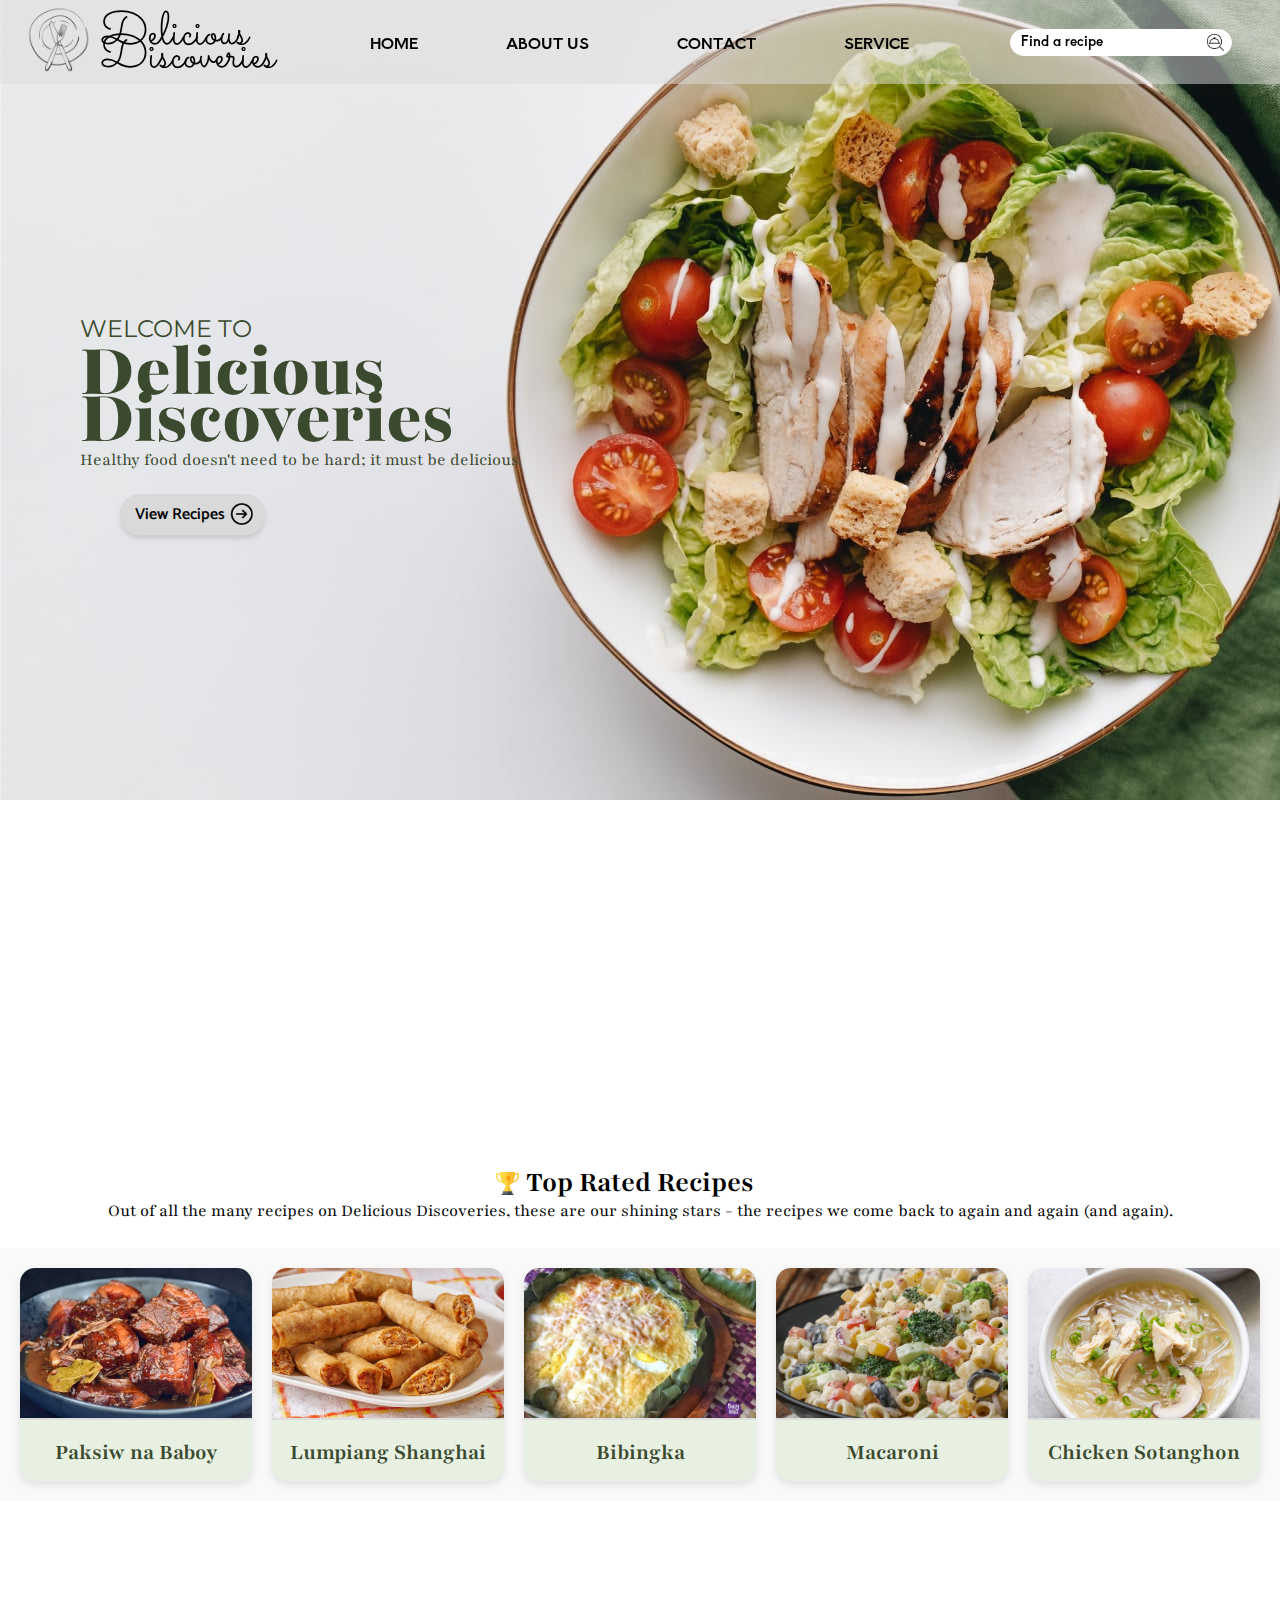
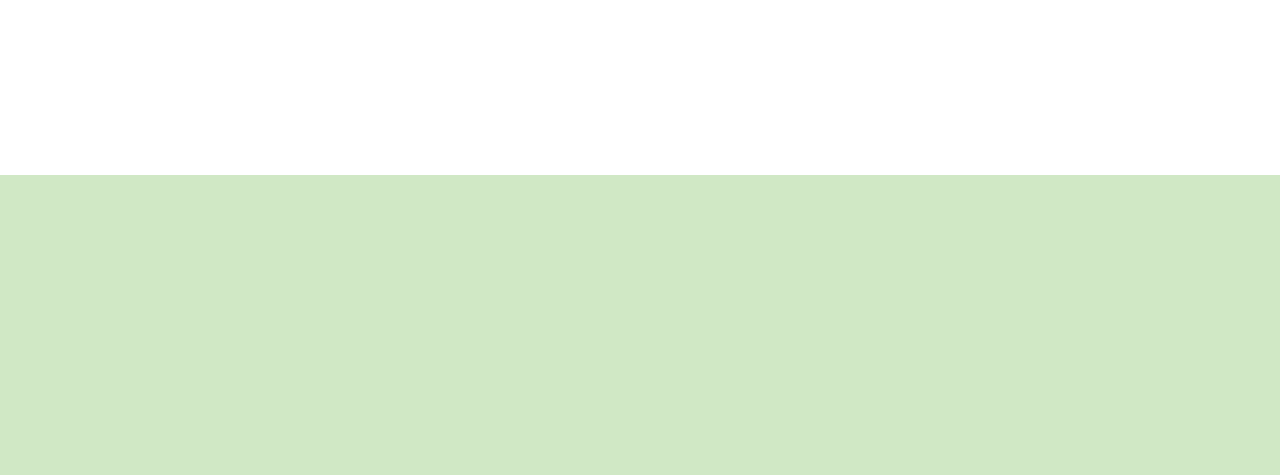
<file: Home.html>
<!DOCTYPE html>
<html>
<head>
    <meta charset="UTF-8">
    <meta name="viewport" content="width=device-width, initial-scale=1.0">
    <link rel="stylesheet" href="styles.css">
    <title> Home </title>
    <link rel="icon" type="image/png" href="logo.png">
    <link rel="preconnect" href="https://fonts.googleapis.com">
    <link rel="preconnect" href="https://fonts.gstatic.com" crossorigin>
    <link href="https://fonts.googleapis.com/css2?family=Aoboshi+One&family=Catamaran:wght@100..900&family=Montserrat:ital,wght@0,100..900;1,100..900&family=Playfair:ital,opsz,wght@0,5..1200,300..900;1,5..1200,300..900&family=Sacramento&display=swap" rel="stylesheet">
</head>
<body class="homepage">
     <header class="home-nav"> 
    <nav>
        
        <p id="brand-name"> Delicious <br>Discoveries </p>
        <a href="home.html" target="_self" > <img src="logo.png" alt="logo" id="logo" width="85"> </a>

        <div class="navigation"> 
        <a href="home.html" target="_self" > HOME </a>  &nbsp; &nbsp; &nbsp; &nbsp; &nbsp; 
        <a href="about.html" target="_blank" > ABOUT US </a> &nbsp; &nbsp; &nbsp; &nbsp; &nbsp; 
        <a href="contact.html" target="_blank" > CONTACT </a> &nbsp; &nbsp; &nbsp; &nbsp; &nbsp; 
        <a href="service.html" target="_blank" > SERVICE </a>    
        </div>
        <input type="text" id="search-bar" placeholder="Find a recipe">  
        <img src="search1.png" alt="logo search" id="search" width="23">

    </nav>
</header>
<main> 
    <div class="home-title">
        <p id="welcome">WELCOME TO</p>
        <p id="brand-title"><b>Delicious <br> Discoveries</b></p>
        <p id="tagline">Healthy food doesn't need to be hard; it must be delicious</p>
    
        <div class="button-home">
            <input type="button" id="view-recipe" value="View Recipes" onclick="goCategories()">
            <span><img src="arrow-home.png" id="arrowHome" width="23"></span>
        </div>
    </div>
    

    <div class="TopRatedRecipe">
       <span class="topR"><p> Top Rated Recipes </p>  <img src="trophy.png" width="23" id="trophyHome"> </span>
        
        <p id="topRated-description"> Out of all the many recipes on Delicious Discoveries, these are our shining stars 
            - the recipes we come back to again and again (and again). </p>
         </div>
         <div class="topRatedFood">
            <div class="food-card">
                <img src="Paksiw na Baboy.jpg" alt="Paksiw na Baboy">
                <h3>Paksiw na Baboy</h3>
            </div>
            <div class="food-card">
                <img src="lumpiang shanghai.jpg" alt="Lumpiang Shanghai">
                <h3>Lumpiang Shanghai</h3>
            </div>
            <div class="food-card">
                <img src="bibingka.jpg" alt="Bibingka">
                <h3>Bibingka</h3>
            </div>
            <div class="food-card">
                <img src="macaroni.jpeg" alt="Macaroni">
                <h3>Macaroni</h3>
            </div>
            <div class="food-card">
                <img src="chicken sotanghon.jpg" alt="Chicken Sotanghon">
                <h3>Chicken Sotanghon</h3>
            </div>
        </div>

        <div class="sideLeftHome"> </div>
        <div class="sideRightHome"> </div>

        </main>

        <footer> 
            <div class="copyrights"> 
                </div>

        </footer>
        <script src="script.js"></script>
    </body>
    </html>
</file>
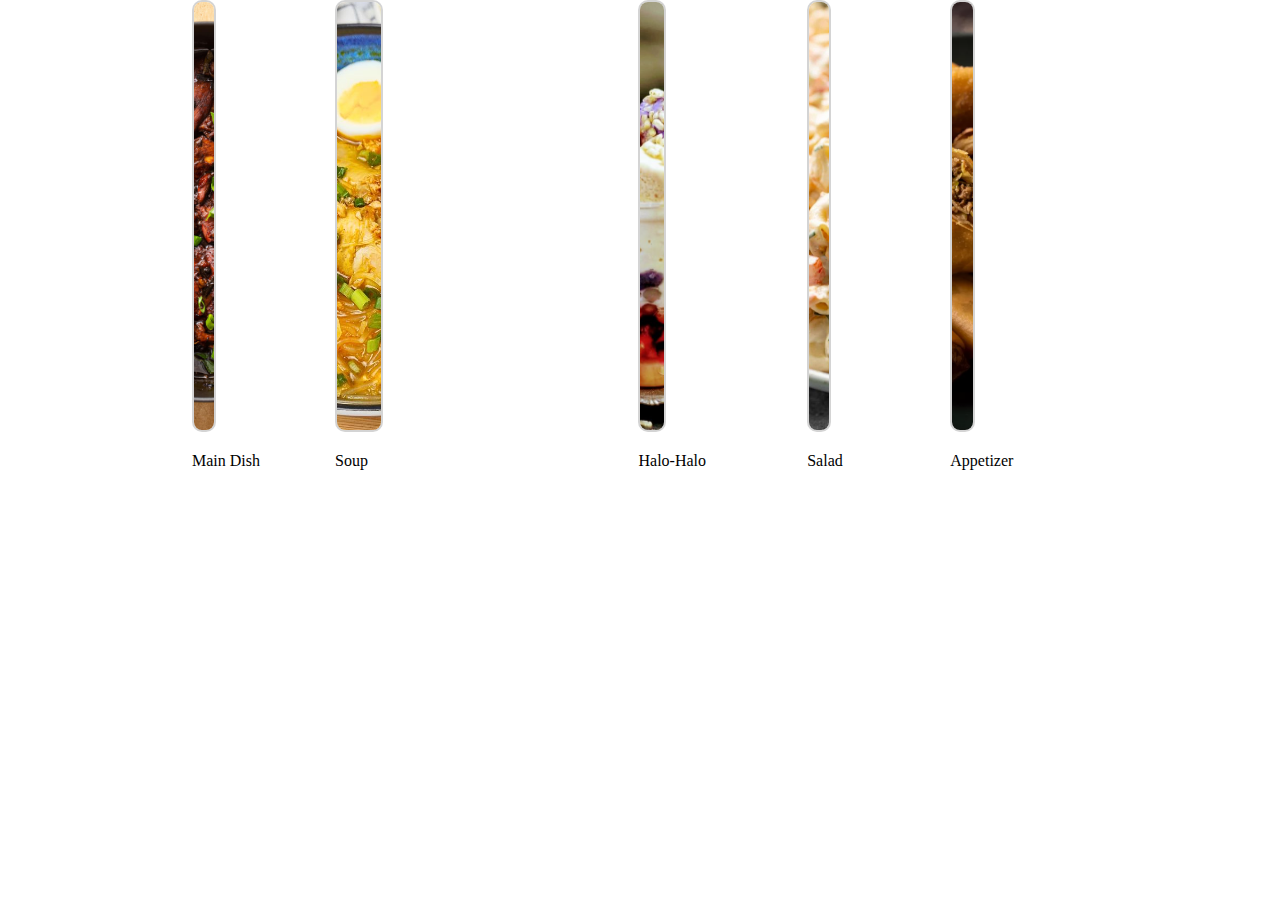
<file: justexample.html>
<!DOCTYPE html>
<html lang="en">
<head>
    <meta charset="UTF-8">
    <meta name="viewport" content="width=device-width, initial-scale=1.0">
    <title>Hover Effect Gallery</title>
    <link rel="stylesheet" href="styless.css">

    <html>
<body>

    <div class="foodCategories">
        <div class="foodCategory">
            <img src="Main dish.jpg" alt="Main Dish" class="foodCategoryImage" onclick="window.location.href='Main.html';">
            <p class="categoryText">Main Dish</p>
        </div>
        <div class="foodCategory">
            <img src="Soup.jpg" alt="Soup" class="foodCategoryImage" onclick="window.location.href='Soups.html';">
            <p class="categoryText">Soup</p>
        </div>
        <div class="foodCategory">
            <img src="Halo-halo.jpg" alt="Halo-Halo" class="foodCategoryImage" onclick="window.location.href='Desserts.html';">
            <p class="categoryText">Halo-Halo</p>
        </div>
        <div class="foodCategory">
            <img src="Salad1.jpg" alt="Salad" class="foodCategoryImage" onclick="window.location.href='Salads.html';">
            <p class="categoryText">Salad</p>
        </div>
        <div class="foodCategory">
            <img src="AppetizerC.png" alt="Appetizer" class="foodCategoryImage" onclick="window.location.href='Appetizer.html';">
            <p class="categoryText">Appetizer</p>
        </div>
    </div>
    
</body>





</html>
</file>
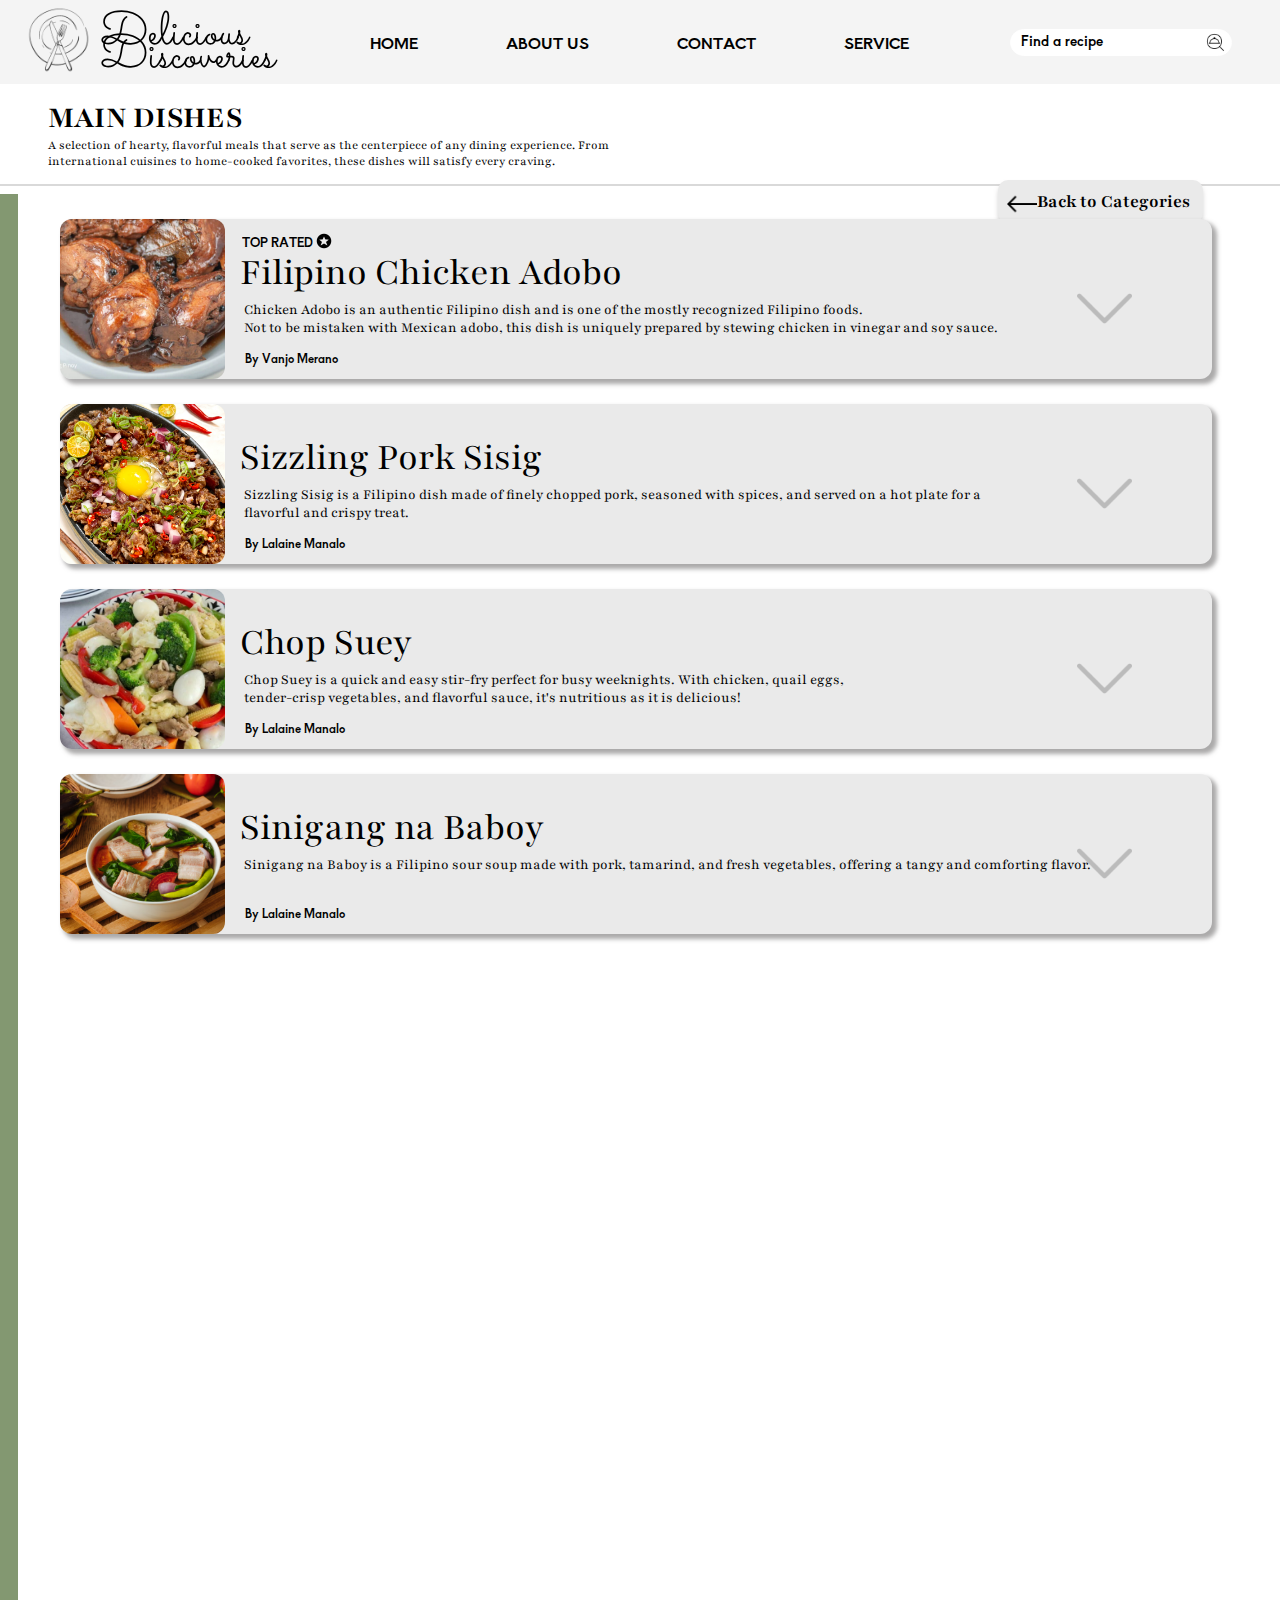
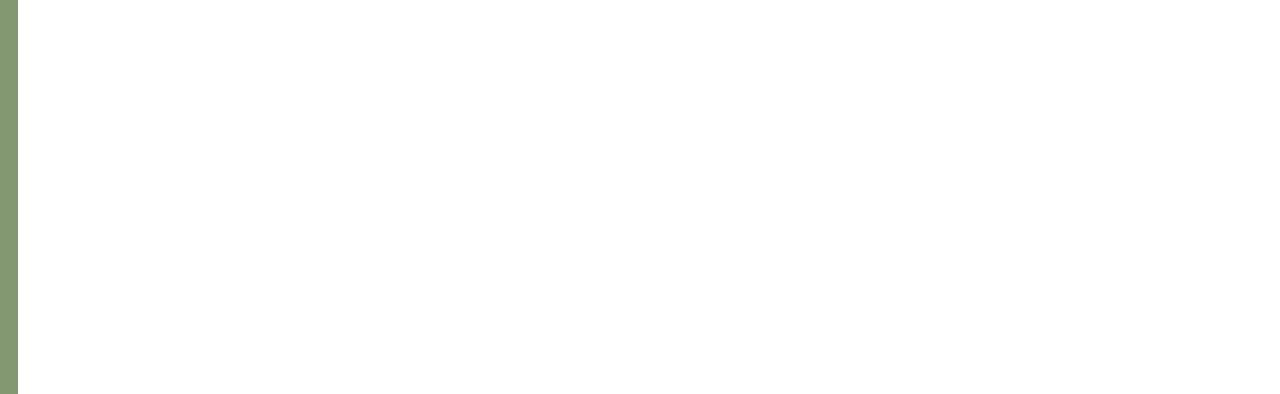
<file: Main.html>
<!DOCTYPE html>
<html lang="en">
<head>
    <meta charset="UTF-8">
    <meta name="viewport" content="width=device-width, initial-scale=1.0">
    <link rel="stylesheet" href="styles.css">
    <link rel="icon" type="image/png" href="logo.png">
    <link rel="preconnect" href="https://fonts.googleapis.com">
    <link rel="preconnect" href="https://fonts.gstatic.com" crossorigin>
    <link href="https://fonts.googleapis.com/css2?family=Aoboshi+One&family=Catamaran:wght@100..900&family=Montserrat:ital,wght@0,100..900;1,100..900&family=Playfair:ital,opsz,wght@0,5..1200,300..900;1,5..1200,300..900&family=Sacramento&display=swap" rel="stylesheet">
    <title> Main Dishes </title>
</head>

<body>

    <header> 
        <nav>
            <p id="brand-name"> Delicious <br>Discoveries </p>
            <a href="home.html" target="_self"> <img src="logo.png" alt="logo" id="logo" width="85"> </a>
    
            <div class="navigation"> 
                <a href="home.html" target="_self"> HOME </a> &nbsp; &nbsp; &nbsp; &nbsp; &nbsp; 
                <a href="about.html" target="_blank"> ABOUT US </a> &nbsp; &nbsp; &nbsp; &nbsp; &nbsp; 
                <a href="contact.html" target="_blank"> CONTACT </a> &nbsp; &nbsp; &nbsp; &nbsp; &nbsp; 
                <a href="service.html" target="_blank"> SERVICE </a>      
            </div>
            <input type="text" id="search-bar" placeholder="Find a recipe">  
            <img src="search1.png" alt="logo search" id="search" width="23">
        </nav>
    </header>
    <main>
        
       <h1 class="recipe-category"> MAIN DISHES  </h1>
       <p class="recipe-description"> A selection of hearty, flavorful meals that serve as the centerpiece of any dining experience. From <br>
        international cuisines to home-cooked favorites, these dishes will satisfy every craving.</p>
        
        <form> 
            <input type="button" id="back-to-categories" value="Back to Categories" onclick="backCategories()">
          <span id="arrow-back">  <img src="arrow-back.png" width="30"> </span> 
            </form>
           

        <hr class="line-fr">

        <div class="side-left"></div>


        <div class="food-1" id="food1Container">  
            <img src="Filipino Chicken Adobo.webp" width="165" height="160" id="main1-image">
        
            <div id="top-food-wrapper">
                <img src="star.png" class="icon-star" width="16">
                <p id="top-food"> TOP RATED </p> 
            </div>
            <p id="food-name"> Filipino Chicken Adobo </p> 
            <p id="food-description"> Chicken Adobo is an authentic Filipino dish and is one of the mostly recognized Filipino foods. <br>
                Not to be mistaken with Mexican adobo, this dish is uniquely prepared by stewing chicken in vinegar and soy sauce. </p> 
            <p id="food-date"> By Vanjo Merano </p>
            <img src="arrow-button.png" width="55" id="button-arrow" class="arrowDown"> 
        
            <div class="dishesDetails" style="display: none">
                <div class="nameRecipe"> 
                <p> Ingredients </p> 
                <p> Instructions </p>   
            </div>
                <div class="recipeEssential">
                <ul class="ingredients">
                    <li>2 lbs chicken</li>
                    <li>3 pieces dried bay leaves</li>
                    <li>4 tablespoons soy sauce</li>
                    <li>6 tablespoons white vinegar</li>
                    <li>5 cloves garlic</li>
                    <li>1 1/2 cups water</li>
                    <li>3 tablespoons cooking oil</li>
                    <li>1 teaspoon sugar</li>
                    <li>1/4 teaspoon salt</li>
                    <li>1 teaspoon whole peppercorn</li>
                </ul>
              <ol class="instructions">
                <li>Combine chicken, soy sauce, and garlic in a large bowl. Mix well.
                 <li> Marinate the chicken for at least 1 hour. 
                     (The longer the time, the better.)</li>
                <li>Heat a cooking pot and pour in the cooking oil.</li>
                <li>When the oil is hot enough, pan-fry the marinated chicken for 2 minutes per side.</li>
                <li>Pour in the remaining marinade, including garlic. Add water and bring to a boil.</li>
                <li>Add dried bay leaves and whole peppercorn. Simmer for 30 minutes or until the <br> chicken gets tender.</li>
                <li>Add vinegar, stir, and cook for 10 minutes.</li>
                <li>Put in the sugar and salt. Stir and turn off the heat. Serve hot. Share and enjoy!</li>
            </ol>           
            </div>
            <div class="dishesVideo"> 
            <p id="vid-title"> How to Cook Delicious Chicken Adobo </p> 
            <iframe id="recipeVideo"width="450" height="280"src="https://www.youtube.com/embed/FWjp0ieChzs?si=p9mAfeLo6SRBTGpg" title="YouTube video player" frameborder="0" allow="accelerometer; autoplay; clipboard-write; encrypted-media; gyroscope; picture-in-picture; web-share" referrerpolicy="strict-origin-when-cross-origin" allowfullscreen></iframe>
            </div>
        </div>
        </div>

            <div class="food-2" id="food2Container" > 
            <img src="sisig picture.jpg" width="165" height="160" id="main2-image">
            <p id="food-name"> Sizzling Pork Sisig </p> 
            <p id="food-description"> Sizzling Sisig is a Filipino dish made of finely chopped pork, seasoned with spices, and served on a hot plate for a <br> flavorful and crispy treat. </p>
           <p id="food-date"> By Lalaine Manalo </p>
           <img src="arrow-button.png" width="55" id="button-arrow" class="arrowDown">
           <div class="dishesDetails" style="display: none">
            <div class="nameRecipe"> 
            <p> Ingredients </p> 
            <p> Instructions </p>   
        </div>
            <div class="recipeEssential">
            <ul class="ingredients">
                <li>2 pounds pig face (snouts, ears, and jowls)</li>
                <li>1 cup vinegar</li>
                <li>¼ cup soy sauce</li>
                <li>1 head garlic, peeled and crushed</li>
                <li>1 teaspoon whole peppercorns</li>
                <li>2 bay leaves</li>
                <li>1 tablespoon salt</li>
                <li>Water</li>
                <li>1 large onion, peeled and diced</li>
                <li>6 Thai chili peppers, stemmed and minced</li>
                <li>½ cup calamansi juice</li>
                <li>1 tablespoon Liquid seasoning (I used Maggi)</li>
                <li>1 tablespoon salt</li>
                <li>½ cup liver spread</li>
                <li>1 large onion, peeled and diced</li>
                <li>Pepper</li>
            </ul>
          <ol class="instructions">
            <li>In a large pot, combine pig face, vinegar, soy sauce, garlic, peppercorns, bay leaves, about 1 tablespoon salt,  
                and enough water to completely cover pork. </li>
             <li> Bring to a boil, skimming scum that floats on top. Lower heat, cover, and simmer for about 50 minutes to 1 hour or until meat is tender. 
                Remove from heat and drain well, discarding liquid.</li>
            <li>Over a hot grill, grill pork for about 7 to 10 minutes on each side or until crisp and slightly charred. Or arrange in a single layer on a 
                baking sheet and broil in a 450 F oven for about 4 to 5 minutes or until nicely charred.</li>
            <li>Remove from heat, allow to cool to touch, and chop meat.</li>
            <li>In a large bowl, combine chopped meat, onions, chili peppers, calamansi juice., and liquid seasoning. </li>
            <li>And liver spread and gently stir to combine. Season with salt and pepper to taste.</li>
            <li>To serve, transfer to sizzling hot plates. </li>
        </ol>           
        </div>
        <div class="dishesVideo"> 
        <p id="vid-title"> How to Cook Sizzling Pork Sisig </p> 
        <iframe id="recipeVideo" width="460" height="300" src="https://www.youtube.com/embed/Loan2hO3xE8?si=cpYI97RlSsKsMHDz" title="YouTube video player" frameborder="0" allow="accelerometer; autoplay; clipboard-write; encrypted-media; gyroscope; picture-in-picture; web-share" referrerpolicy="strict-origin-when-cross-origin" allowfullscreen></iframe>
        </div>

        </div>
        </div>
            <div class="food-3" id="food3Container">
                <img src="Chop Suey.jpg" width="165" height="160" id="main3-image">
                <p id="food-name"> Chop Suey </p> 
                <p id="food-description"> Chop Suey is a quick and easy stir-fry perfect for busy weeknights. With chicken, quail eggs, <br>
                    tender-crisp vegetables, and flavorful sauce, it's nutritious as it is delicious! </p> 
               <p id="food-date"> By Lalaine Manalo </p>
               <img src="arrow-button.png" width="55" id="button-arrow" class="arrowDown"> 
               <div class="dishesDetails" style="display: none">
                <div class="nameRecipe"> 
                <p> Ingredients </p> 
                <p> Instructions </p>   
            </div>
                <div class="recipeEssential">
                <ul class="ingredients">
                    <li>1 large carrot, peeled and sliced on a bias into ¼-inch thick</li>
                    <li>½ broccoli, cut into florets</li>
                    <li>¼ cup soy sauce</li>
                    <li>½ cauliflower, cut into florets</li>
                    <li>½ cabbage, cut into 1-inch thick strips</li>
                    <li>½ red bell pepper, seeded and cut into strips</li>
                    <li>½ bell pepper, seeded and cut into strips</li>
                    <li>3 tablespoons canola oil</li>
                    <li>¼ pound chicken liver, cut thin strips</li>
                    <li>1 onion, peeled and sliced</li>
                    <li>2 cloves garlic, peeled and minced</li>
                    <li>½ pound chicken thigh fillets, cut into thin strips</li>
                    <li>2 cups poaching liquid (reserved from parboiling the vegetables)</li>
                    <li>2 tablespoons oyster sauce</li>
                    <li>5 pieces baby corn, halved crosswise</li>
                    <li>6 hardboiled quail eggs, peeled & ¼ cup water</li>
                    <li>1 tablespoon corn starch</li>
                    <li>salt and pepper to taste</li>
                </ul>
              <ol class="instructions">
                <li>Prepare an ice bath with salted water and set aside.</li>
                 <li>Blanch vegetables (carrots, broccoli, cauliflower, cabbage, and peppers) in salted boiling water, then transfer to the ice bath. Reserve 2 cups of the poaching liquid.</li>
                <li>Fry chicken liver until lightly browned, then set aside.</li>
                <li>Sauté onions and garlic, then cook chicken until its color changes.</li>
                <li>Add reserved poaching liquid and oyster sauce, simmer until chicken is cooked.</li>
                <li>Return liver to the pan, then add parboiled vegetables, baby corn, and quail eggs.</li>
                <li>Thicken with cornstarch slurry, season with salt and pepper, and serve hot.</li>
            </ol>           
            </div>
            <div class="dishesVideo"> 
            <p id="vid-title"> How to cook Delicious Chop Suey </p> 
            <iframe id="recipeVideo" width="460" height="300" src="https://www.youtube.com/embed/Ricns55f450?si=xqNISifonMw1GT_O" title="YouTube video player" frameborder="0" allow="accelerometer; autoplay; clipboard-write; encrypted-media; gyroscope; picture-in-picture; web-share" referrerpolicy="strict-origin-when-cross-origin" allowfullscreen></iframe>
            </div>
    
            </div>

          </div>

            <div class="food-4" id="food4Container"> 
            <img src="sinigang na baboy.avif" width="165" height="160" id="main4-image">
            <p id="food-name"> Sinigang na Baboy  </p> 
            <p id="food-description"> Sinigang na Baboy is a Filipino sour soup made with pork, tamarind, and fresh vegetables, offering a tangy and comforting flavor.</p> 
           <p id="food-date"> By Lalaine Manalo </p>
           <img src="arrow-button.png" width="55" id="button-arrow" class="arrowDown"> 

           <div class="dishesDetails" style="display: none">
            <div class="nameRecipe"> 
            <p> Ingredients </p> 
            <p> Instructions </p>   
        </div>
            <div class="recipeEssential">
            <ul class="ingredients">
                <li>2 pounds pork spare ribs, cut into 2-inch pieces</li>
                <li>8 cups water</li>
                <li>2 large tomatoes, quartered</li>
                <li>1 medium onion, peeled and quartered</li>
                <li>2 tablespoons fish sauce</li>
                <li>6 pieces gabi, (peeled and halved depending on size)</li>
                <li>1 6-inch radish (labanos), peeled and sliced to ½-inch thick half-rounds</li>
                <li>2 finger chilies (siling haba)</li>
                <li>½ bunch long beans (sitaw), ends trimmed and cut into 3-inch lengths</li>
                <li>1 eggplant, ends trimmed and sliced to ½-inch thick half-rounds</li>
                <li>6 pieces okra, ends trimmed</li>
                <li>15 pieces large tamarind or 1 ½ (1.41 ounces each) packages tamarind base powder</li>
                <li>salt and pepper to taste</li>
                <li>1 bunch bok choy or pechay, ends trimmed and separated into leaves</li>
            </ul>
          <ol class="instructions">
            <li>Rinse pork ribs and drain well.</li>
             <li> In a pot over medium heat, combine pork and enough water to cover. Bring to a boil, skimming scum that accumulates on top.</li>
            <li>Once broth clears, add tomatoes, onion, and fish sauce. Lower heat and simmer for about 1 to 1 ½ hours or until meat is tender, 
                adding more water as necessary to maintain about 8 cups.</li>
            <li>Add gabi and cook for about 4 to 6 minutes or until tender.</li>
            <li>Add chili peppers and radish. Continue to simmer for about 2 to 3 minutes.</li>
            <li>Add long beans. Continue to cook for about 2 minutes.</li>
            <li>If using packaged tamarind base, add to the pot and stir until completely dissolved.</li>
            <li>Season with salt and pepper to taste.</li>
            <li>Add bok choy and continue to cook for about 1 minute. Serve hot.</li>
        </ol>           
        </div>
        <div class="dishesVideo"> 
        <p id="vid-title"> How to Cook Delicious Sinigang na Baboy</p> 
        <iframe id="recipeVideo" width="460" height="300" src="https://www.youtube.com/embed/WmfwqjdJH3Y?si=b8AKWhbOR2E_rvQN" title="YouTube video player" frameborder="0" allow="accelerometer; autoplay; clipboard-write; encrypted-media; gyroscope; picture-in-picture; web-share" referrerpolicy="strict-origin-when-cross-origin" allowfullscreen></iframe>
        </div>
    </div>
        </div>
        <script src="script.js"></script>

    </main>
    </body>
    </html>
</file>
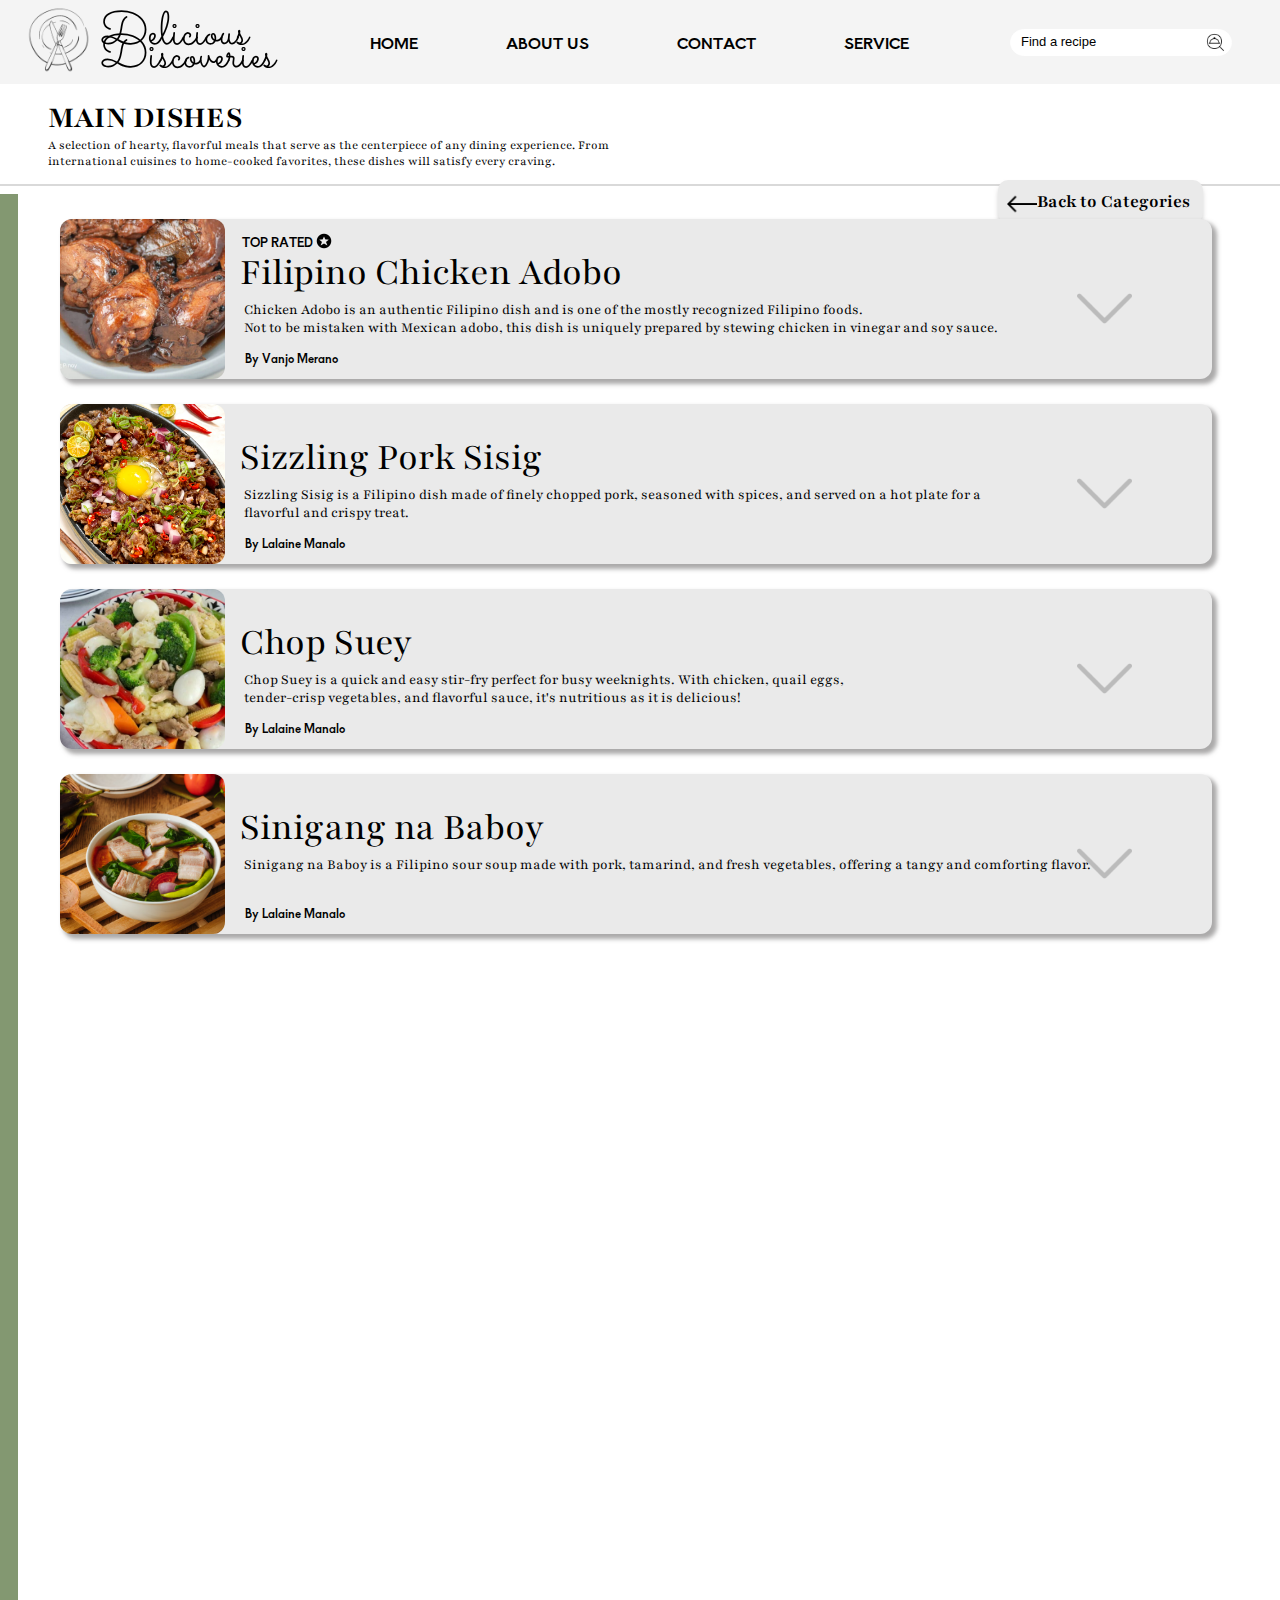
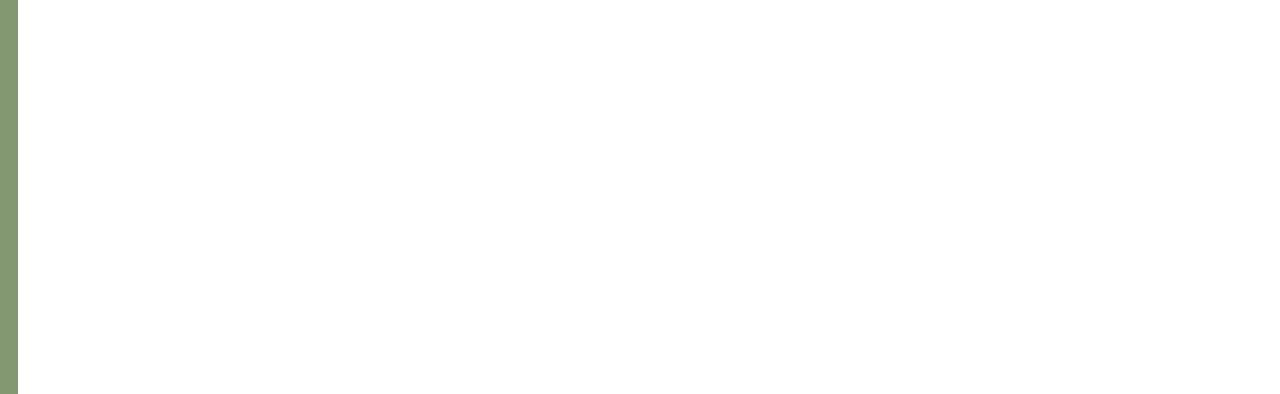
<file: main2.html>
<!DOCTYPE html>
<html lang="en">
<head>
    <meta charset="UTF-8">
    <meta name="viewport" content="width=device-width, initial-scale=1.0">
    <link rel="stylesheet" href="styless.css">
    <link rel="icon" type="image/png" href="logo.png">
    <link rel="preconnect" href="https://fonts.googleapis.com">
    <link rel="preconnect" href="https://fonts.gstatic.com" crossorigin>
    <link href="https://fonts.googleapis.com/css2?family=Aoboshi+One&family=Catamaran:wght@100..900&family=Montserrat:ital,wght@0,100..900;1,100..900&family=Playfair:ital,opsz,wght@0,5..1200,300..900;1,5..1200,300..900&family=Sacramento&display=swap" rel="stylesheet">
    <title> Main Dishes </title>
</head>

<body>

    <header> 
        <nav>
            <p id="brand-name"> Delicious <br>Discoveries </p>
            <a href="home.html" target="_self"> <img src="logo.png" alt="logo" id="logo" width="85"> </a>
    
            <div class="navigation"> 
                <a href="home.html" target="_self"> HOME </a> &nbsp; &nbsp; &nbsp; &nbsp; &nbsp; 
                <a href="about.html" target="_blank"> ABOUT US </a> &nbsp; &nbsp; &nbsp; &nbsp; &nbsp; 
                <a href="contact.html" target="_blank"> CONTACT </a> &nbsp; &nbsp; &nbsp; &nbsp; &nbsp; 
                <a href="service.html" target="_blank"> SERVICE </a>      
            </div>
            <input type="text" id="search-bar" placeholder="Find a recipe">  
            <img src="search1.png" alt="logo search" id="search" width="23">
        </nav>
    </header>
    <main>
        
       <h1 class="recipe-category"> MAIN DISHES  </h1>
       <p class="recipe-description"> A selection of hearty, flavorful meals that serve as the centerpiece of any dining experience. From <br>
        international cuisines to home-cooked favorites, these dishes will satisfy every craving.</p>
        
        <form> 
            <input type="button" id="back-to-categories" value="Back to Categories" onclick="backCategories()">
          <span id="arrow-back">  <img src="arrow-back.png" width="30"> </span> 
            </form>
           

        <hr class="line-fr">

        <div class="side-left"></div>


        <div class="food-1" id="food1Container">  
            <img src="Filipino Chicken Adobo.webp" width="165" height="160" id="main1-image">
        
            <div id="top-food-wrapper">
                <img src="star.png" class="icon-star" width="16">
                <p id="top-food"> TOP RATED </p> 
            </div>
            <p id="food-name"> Filipino Chicken Adobo </p> 
            <p id="food-description"> Chicken Adobo is an authentic Filipino dish and is one of the mostly recognized Filipino foods. <br>
                Not to be mistaken with Mexican adobo, this dish is uniquely prepared by stewing chicken in vinegar and soy sauce. </p> 
            <p id="food-date"> By Vanjo Merano </p>
            <img src="arrow-button.png" width="55" id="button-arrow" class="arrowDown"> 
        
            <div class="dishesDetails" style="display: none">
     
                <div class="recipeEssential">
                <ul class="ingredients">
                    <h4> Ingredients </h4> 
                    <li>2 lbs chicken</li>
                    <li>3 pieces dried bay leaves</li>
                    <li>4 tablespoons soy sauce</li>
                    <li>6 tablespoons white vinegar</li>
                    <li>5 cloves garlic</li>
                    <li>1 1/2 cups water</li>
                    <li>3 tablespoons cooking oil</li>
                    <li>1 teaspoon sugar</li>
                    <li>1/4 teaspoon salt</li>
                    <li>1 teaspoon whole peppercorn</li>
                </ul>
              <ol class="instructions">
                <h4> Instructions</h4> 
                <li>Combine chicken, soy sauce, and garlic in a large bowl. Mix well.
                 <li> Marinate the chicken for at least 1 hour. 
                     (The longer the time, the better.)</li>
                <li>Heat a cooking pot and pour in the cooking oil.</li>
                <li>When the oil is hot enough, pan-fry the marinated chicken for 2 minutes per side.</li>
                <li>Pour in the remaining marinade, including garlic. Add water and bring to a boil.</li>
                <li>Add dried bay leaves and whole peppercorn. Simmer for 30 minutes or until the <br> chicken gets tender.</li>
                <li>Add vinegar, stir, and cook for 10 minutes.</li>
                <li>Put in the sugar and salt. Stir and turn off the heat. Serve hot. Share and enjoy!</li>
            </ol>           
            </div>
            <div class="dishesVideo"> 
            <p id="vid-title"> How to Cook Delicious Chicken Adobo </p> 
            <iframe id="recipeVideo"width="450" height="280"src="https://www.youtube.com/embed/FWjp0ieChzs?si=p9mAfeLo6SRBTGpg" title="YouTube video player" frameborder="0" allow="accelerometer; autoplay; clipboard-write; encrypted-media; gyroscope; picture-in-picture; web-share" referrerpolicy="strict-origin-when-cross-origin" allowfullscreen></iframe>
            </div>
        </div>
        </div>

            <div class="food-2" id="food2Container" > 
            <img src="sisig picture.jpg" width="165" height="160" id="main2-image">
            <p id="food-name"> Sizzling Pork Sisig </p> 
            <p id="food-description"> Sizzling Sisig is a Filipino dish made of finely chopped pork, seasoned with spices, and served on a hot plate for a <br> flavorful and crispy treat. </p>
           <p id="food-date"> By Lalaine Manalo </p>
           <img src="arrow-button.png" width="55" id="button-arrow" class="arrowDown">

           <div class="dishesDetails" style="display: none">
            
            <div class="recipeEssential">
            <ul class="ingredients">
                <h4> Ingredients </h4> 
                <li>2 pounds pig face (snouts, ears, and jowls)</li>
                <li>1 cup vinegar</li>
                <li>¼ cup soy sauce</li>
                <li>1 head garlic, peeled and crushed</li>
                <li>1 teaspoon whole peppercorns</li>
                <li>2 bay leaves</li>
                <li>1 tablespoon salt</li>
                <li>Water</li>
                <li>1 large onion, peeled and diced</li>
                <li>6 Thai chili peppers, stemmed and minced</li>
                <li>½ cup calamansi juice</li>
                <li>1 tablespoon Liquid seasoning (I used Maggi)</li>
                <li>1 tablespoon salt</li>
                <li>½ cup liver spread</li>
                <li>1 large onion, peeled and diced</li>
                <li>Pepper</li>
            </ul>
          <ol class="instructions">
            <h4> Instructions </h4> 
            <li>In a large pot, combine pig face, vinegar, soy sauce, garlic, peppercorns, bay leaves, about 1 tablespoon salt,  
                and enough water to completely cover pork. </li>
             <li> Bring to a boil, skimming scum that floats on top. Lower heat, cover, and simmer for about 50 minutes to 1 hour or until meat is tender. 
                Remove from heat and drain well, discarding liquid.</li>
            <li>Over a hot grill, grill pork for about 7 to 10 minutes on each side or until crisp and slightly charred. Or arrange in a single layer on a 
                baking sheet and broil in a 450 F oven for about 4 to 5 minutes or until nicely charred.</li>
            <li>Remove from heat, allow to cool to touch, and chop meat.</li>
            <li>In a large bowl, combine chopped meat, onions, chili peppers, calamansi juice., and liquid seasoning. </li>
            <li>And liver spread and gently stir to combine. Season with salt and pepper to taste.</li>
            <li>To serve, transfer to sizzling hot plates. </li>
        </ol>           
        </div>
        <div class="dishesVideo"> 
        <p id="vid-title"> How to Cook Sizzling Pork Sisig </p> 
        <iframe id="recipeVideo" width="460" height="300" src="https://www.youtube.com/embed/Loan2hO3xE8?si=cpYI97RlSsKsMHDz" title="YouTube video player" frameborder="0" allow="accelerometer; autoplay; clipboard-write; encrypted-media; gyroscope; picture-in-picture; web-share" referrerpolicy="strict-origin-when-cross-origin" allowfullscreen></iframe>
        </div>

        </div>
        </div>
            <div class="food-3" id="food3Container">
                <img src="Chop Suey.jpg" width="165" height="160" id="main3-image">
                <p id="food-name"> Chop Suey </p> 
                <p id="food-description"> Chop Suey is a quick and easy stir-fry perfect for busy weeknights. With chicken, quail eggs, <br>
                    tender-crisp vegetables, and flavorful sauce, it's nutritious as it is delicious! </p> 
               <p id="food-date"> By Lalaine Manalo </p>
               <img src="arrow-button.png" width="55" id="button-arrow" class="arrowDown"> 
               <div class="dishesDetails" style="display: none">

    
                <div class="recipeEssential">
                <ul class="ingredients">
                    <h4> Ingredients </h4> 
                    <li>1 large carrot, peeled and sliced on a bias into ¼-inch thick</li>
                    <li>½ broccoli, cut into florets</li>
                    <li>¼ cup soy sauce</li>
                    <li>½ cauliflower, cut into florets</li>
                    <li>½ cabbage, cut into 1-inch thick strips</li>
                    <li>½ red bell pepper, seeded and cut into strips</li>
                    <li>½ bell pepper, seeded and cut into strips</li>
                    <li>3 tablespoons canola oil</li>
                    <li>¼ pound chicken liver, cut thin strips</li>
                    <li>1 onion, peeled and sliced</li>
                    <li>2 cloves garlic, peeled and minced</li>
                    <li>½ pound chicken thigh fillets, cut into thin strips</li>
                    <li>2 cups poaching liquid (reserved from parboiling the vegetables)</li>
                    <li>2 tablespoons oyster sauce</li>
                    <li>5 pieces baby corn, halved crosswise</li>
                    <li>6 hardboiled quail eggs, peeled & ¼ cup water</li>
                    <li>1 tablespoon corn starch</li>
                    <li>salt and pepper to taste</li>
                </ul>
              <ol class="instructions">
                <h4> Instructions</h4> 
                <li>Prepare an ice bath with salted water and set aside.</li>
                 <li>Blanch vegetables (carrots, broccoli, cauliflower, cabbage, and peppers) in salted boiling water, then transfer to the ice bath. Reserve 2 cups of the poaching liquid.</li>
                <li>Fry chicken liver until lightly browned, then set aside.</li>
                <li>Sauté onions and garlic, then cook chicken until its color changes.</li>
                <li>Add reserved poaching liquid and oyster sauce, simmer until chicken is cooked.</li>
                <li>Return liver to the pan, then add parboiled vegetables, baby corn, and quail eggs.</li>
                <li>Thicken with cornstarch slurry, season with salt and pepper, and serve hot.</li>
            </ol>           
            </div>
            <div class="dishesVideo"> 
            <p id="vid-title"> How to cook Delicious Chop Suey </p> 
            <iframe id="recipeVideo" width="460" height="300" src="https://www.youtube.com/embed/Ricns55f450?si=xqNISifonMw1GT_O" title="YouTube video player" frameborder="0" allow="accelerometer; autoplay; clipboard-write; encrypted-media; gyroscope; picture-in-picture; web-share" referrerpolicy="strict-origin-when-cross-origin" allowfullscreen></iframe>
            </div>
    
            </div>

          </div>

            <div class="food-4" id="food4Container"> 
            <img src="sinigang na baboy.avif" width="165" height="160" id="main4-image">
            <p id="food-name"> Sinigang na Baboy  </p> 
            <p id="food-description"> Sinigang na Baboy is a Filipino sour soup made with pork, tamarind, and fresh vegetables, offering a tangy and comforting flavor.</p> 
           <p id="food-date"> By Lalaine Manalo </p>
           <img src="arrow-button.png" width="55" id="button-arrow" class="arrowDown"> 

           <div class="dishesDetails" style="display: none">
         
            <div class="recipeEssential">
            <ul class="ingredients">
                <h4> Ingredients </h4> 
                <li>2 pounds pork spare ribs, cut into 2-inch pieces</li>
                <li>8 cups water</li>
                <li>2 large tomatoes, quartered</li>
                <li>1 medium onion, peeled and quartered</li>
                <li>2 tablespoons fish sauce</li>
                <li>6 pieces gabi, (peeled and halved depending on size)</li>
                <li>1 6-inch radish (labanos), peeled and sliced to ½-inch thick half-rounds</li>
                <li>2 finger chilies (siling haba)</li>
                <li>½ bunch long beans (sitaw), ends trimmed and cut into 3-inch lengths</li>
                <li>1 eggplant, ends trimmed and sliced to ½-inch thick half-rounds</li>
                <li>6 pieces okra, ends trimmed</li>
                <li>15 pieces large tamarind or 1 ½ (1.41 ounces each) packages tamarind base powder</li>
                <li>salt and pepper to taste</li>
                <li>1 bunch bok choy or pechay, ends trimmed and separated into leaves</li>
            </ul>
          <ol class="instructions">
            <h4> Instructions </h4> 
            <li>Rinse pork ribs and drain well.</li>
             <li> In a pot over medium heat, combine pork and enough water to cover. Bring to a boil, skimming scum that accumulates on top.</li>
            <li>Once broth clears, add tomatoes, onion, and fish sauce. Lower heat and simmer for about 1 to 1 ½ hours or until meat is tender, 
                adding more water as necessary to maintain about 8 cups.</li>
            <li>Add gabi and cook for about 4 to 6 minutes or until tender.</li>
            <li>Add chili peppers and radish. Continue to simmer for about 2 to 3 minutes.</li>
            <li>Add long beans. Continue to cook for about 2 minutes.</li>
            <li>If using packaged tamarind base, add to the pot and stir until completely dissolved.</li>
            <li>Season with salt and pepper to taste.</li>
            <li>Add bok choy and continue to cook for about 1 minute. Serve hot.</li>
        </ol>           
        </div>
        <div class="dishesVideo"> 
        <p id="vid-title"> How to Cook Delicious Sinigang na Baboy</p> 
        <iframe id="recipeVideo" width="460" height="300" src="https://www.youtube.com/embed/WmfwqjdJH3Y?si=b8AKWhbOR2E_rvQN" title="YouTube video player" frameborder="0" allow="accelerometer; autoplay; clipboard-write; encrypted-media; gyroscope; picture-in-picture; web-share" referrerpolicy="strict-origin-when-cross-origin" allowfullscreen></iframe>
        </div>
    </div>
       
        <script src="script.js"></script>

    </main>
    </body>
    </html>
</file>
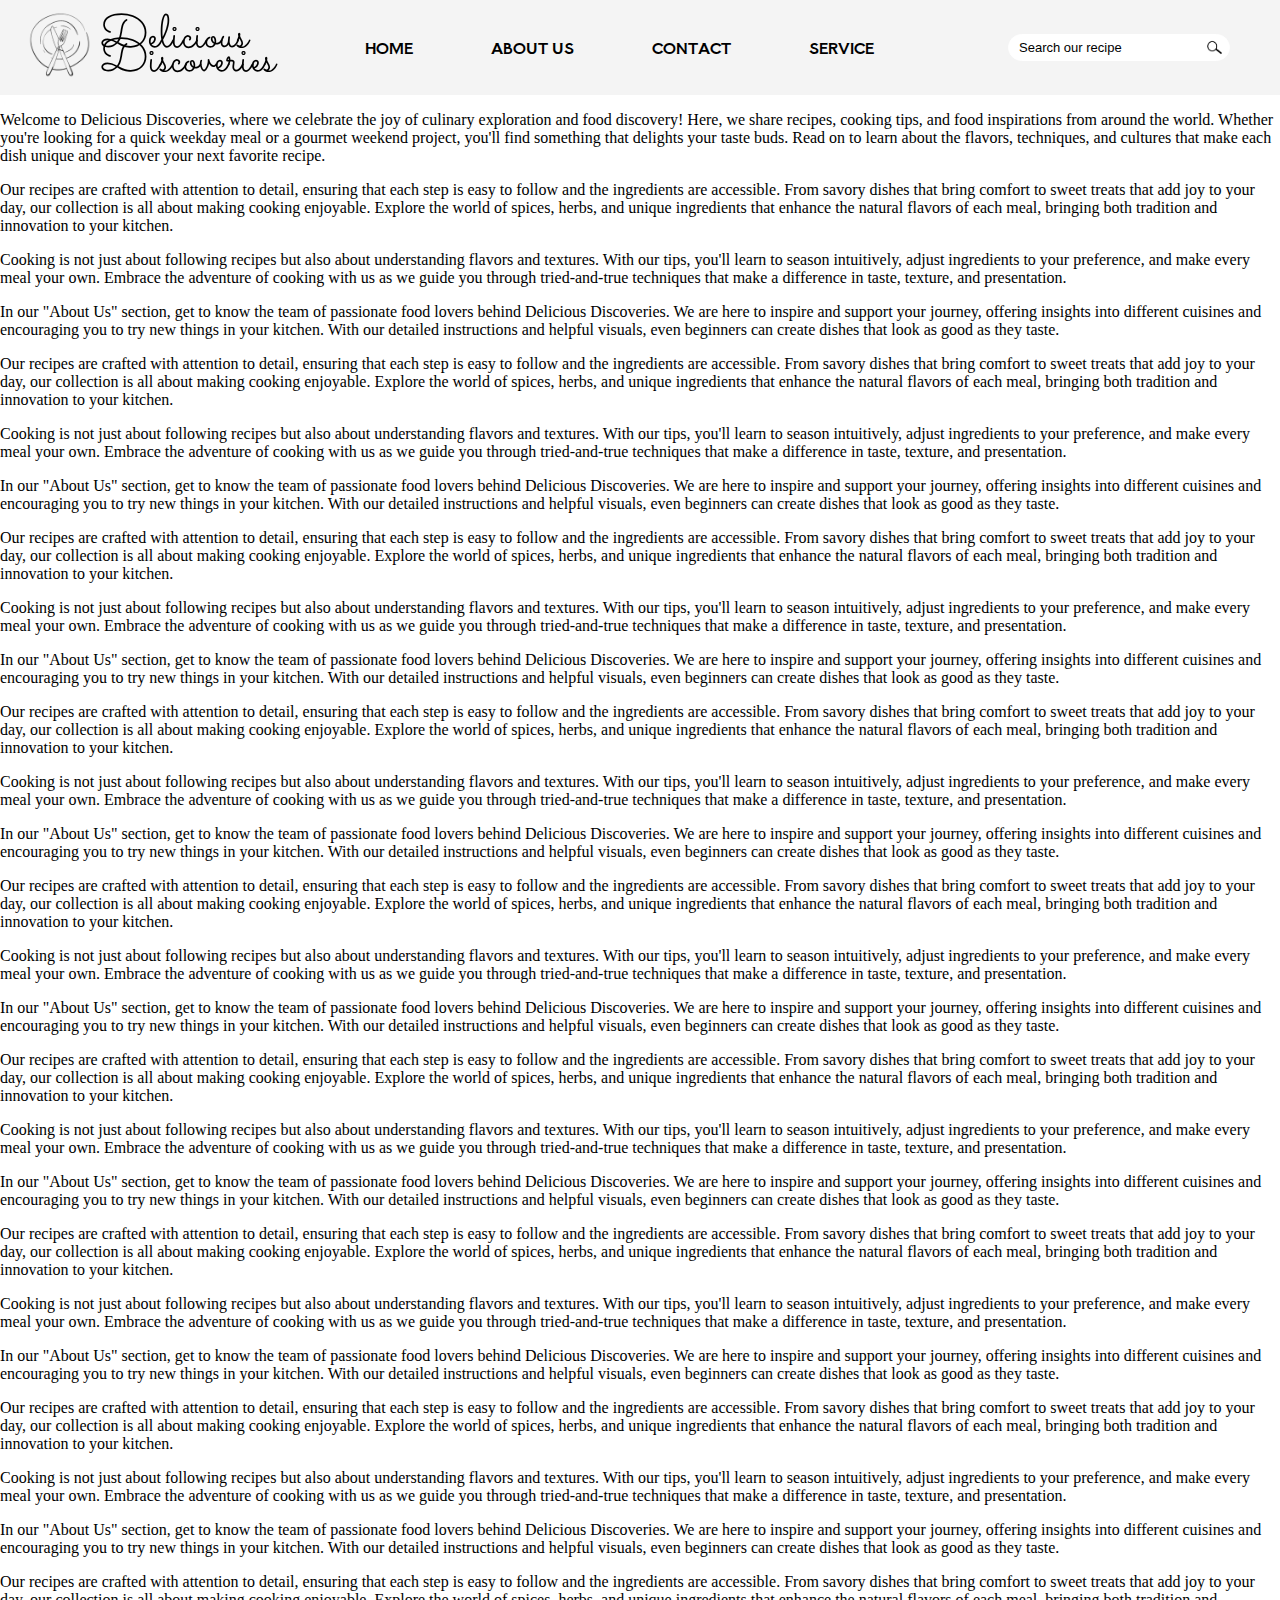
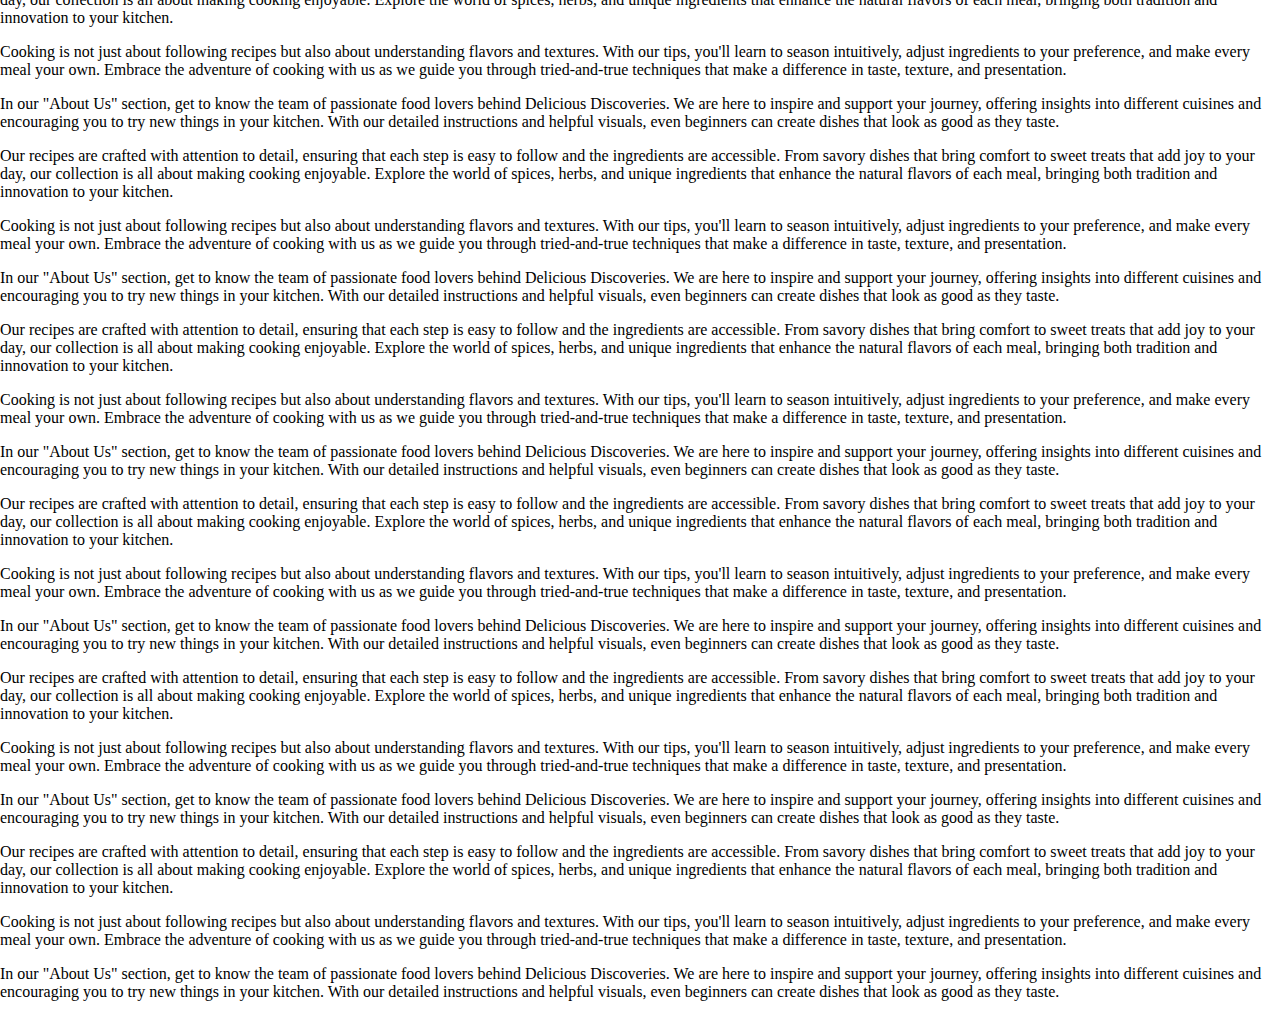
<file: navigation.html>
<!DOCTYPE html>
<html>
<head>
    <meta charset="UTF-8">
    <meta name="viewport" content="width=device-width, initial-scale=1.0">
    <link rel="stylesheet" href="navigation.css">
    <title> nav </title>
    <link rel="icon" type="image/png" href="logo.png">
    <link rel="preconnect" href="https://fonts.googleapis.com">
    <link rel="preconnect" href="https://fonts.gstatic.com" crossorigin>
    <link href="https://fonts.googleapis.com/css2?family=Aoboshi+One&family=Catamaran:wght@100..900&family=Montserrat:ital,wght@0,100..900;1,100..900&family=Playfair:ital,opsz,wght@0,5..1200,300..900;1,5..1200,300..900&family=Sacramento&display=swap" rel="stylesheet">
</head>
<body>

    <header> 
        <nav>
            <p id="brand-name"> Delicious <br>Discoveries </p>
            <a href="home.html" target="_self"> <img src="logo.png" alt="logo" id="logo" width="85"> </a>
    
            <div class="navigation"> 
                <a href="home.html" target="_self"> HOME </a> &nbsp; &nbsp; &nbsp; &nbsp; &nbsp; 
                <a href="about.html" target="_blank"> ABOUT US </a> &nbsp; &nbsp; &nbsp; &nbsp; &nbsp; 
                <a href="contact.html" target="_blank"> CONTACT </a> &nbsp; &nbsp; &nbsp; &nbsp; &nbsp; 
                <a href="service.html" target="_blank"> SERVICE </a>      
            </div>
      
            <input type="text" id="search-bar" placeholder="Search our recipe">  
            <img src="search.png" alt="logo search" id="search" width="25">
        </nav>
    </header>
    
    <!-- Sample content to test scrolling -->
    <main>
        <p>Welcome to Delicious Discoveries, where we celebrate the joy of culinary exploration and food discovery! Here, we share recipes, cooking tips, and food inspirations from around the world. Whether you're looking for a quick weekday meal or a gourmet weekend project, you'll find something that delights your taste buds. Read on to learn about the flavors, techniques, and cultures that make each dish unique and discover your next favorite recipe.</p>
        
        <!-- Repeating paragraphs to enable scrolling -->
        <p>Our recipes are crafted with attention to detail, ensuring that each step is easy to follow and the ingredients are accessible. From savory dishes that bring comfort to sweet treats that add joy to your day, our collection is all about making cooking enjoyable. Explore the world of spices, herbs, and unique ingredients that enhance the natural flavors of each meal, bringing both tradition and innovation to your kitchen.</p>
        <p>Cooking is not just about following recipes but also about understanding flavors and textures. With our tips, you'll learn to season intuitively, adjust ingredients to your preference, and make every meal your own. Embrace the adventure of cooking with us as we guide you through tried-and-true techniques that make a difference in taste, texture, and presentation.</p>
        <p>In our "About Us" section, get to know the team of passionate food lovers behind Delicious Discoveries. We are here to inspire and support your journey, offering insights into different cuisines and encouraging you to try new things in your kitchen. With our detailed instructions and helpful visuals, even beginners can create dishes that look as good as they taste.</p>
        <!-- Add more paragraphs as needed for scrolling -->
        <p>Our recipes are crafted with attention to detail, ensuring that each step is easy to follow and the ingredients are accessible. From savory dishes that bring comfort to sweet treats that add joy to your day, our collection is all about making cooking enjoyable. Explore the world of spices, herbs, and unique ingredients that enhance the natural flavors of each meal, bringing both tradition and innovation to your kitchen.</p>
        <p>Cooking is not just about following recipes but also about understanding flavors and textures. With our tips, you'll learn to season intuitively, adjust ingredients to your preference, and make every meal your own. Embrace the adventure of cooking with us as we guide you through tried-and-true techniques that make a difference in taste, texture, and presentation.</p>
        <p>In our "About Us" section, get to know the team of passionate food lovers behind Delicious Discoveries. We are here to inspire and support your journey, offering insights into different cuisines and encouraging you to try new things in your kitchen. With our detailed instructions and helpful visuals, even beginners can create dishes that look as good as they taste.</p>
        <!-- Add more paragraphs as needed for scrolling -->
        <p>Our recipes are crafted with attention to detail, ensuring that each step is easy to follow and the ingredients are accessible. From savory dishes that bring comfort to sweet treats that add joy to your day, our collection is all about making cooking enjoyable. Explore the world of spices, herbs, and unique ingredients that enhance the natural flavors of each meal, bringing both tradition and innovation to your kitchen.</p>
        <p>Cooking is not just about following recipes but also about understanding flavors and textures. With our tips, you'll learn to season intuitively, adjust ingredients to your preference, and make every meal your own. Embrace the adventure of cooking with us as we guide you through tried-and-true techniques that make a difference in taste, texture, and presentation.</p>
        <p>In our "About Us" section, get to know the team of passionate food lovers behind Delicious Discoveries. We are here to inspire and support your journey, offering insights into different cuisines and encouraging you to try new things in your kitchen. With our detailed instructions and helpful visuals, even beginners can create dishes that look as good as they taste.</p>
        <!-- Add more paragraphs as needed for scrolling -->
        <p>Our recipes are crafted with attention to detail, ensuring that each step is easy to follow and the ingredients are accessible. From savory dishes that bring comfort to sweet treats that add joy to your day, our collection is all about making cooking enjoyable. Explore the world of spices, herbs, and unique ingredients that enhance the natural flavors of each meal, bringing both tradition and innovation to your kitchen.</p>
        <p>Cooking is not just about following recipes but also about understanding flavors and textures. With our tips, you'll learn to season intuitively, adjust ingredients to your preference, and make every meal your own. Embrace the adventure of cooking with us as we guide you through tried-and-true techniques that make a difference in taste, texture, and presentation.</p>
        <p>In our "About Us" section, get to know the team of passionate food lovers behind Delicious Discoveries. We are here to inspire and support your journey, offering insights into different cuisines and encouraging you to try new things in your kitchen. With our detailed instructions and helpful visuals, even beginners can create dishes that look as good as they taste.</p>
        <!-- Add more paragraphs as needed for scrolling -->
        <p>Our recipes are crafted with attention to detail, ensuring that each step is easy to follow and the ingredients are accessible. From savory dishes that bring comfort to sweet treats that add joy to your day, our collection is all about making cooking enjoyable. Explore the world of spices, herbs, and unique ingredients that enhance the natural flavors of each meal, bringing both tradition and innovation to your kitchen.</p>
        <p>Cooking is not just about following recipes but also about understanding flavors and textures. With our tips, you'll learn to season intuitively, adjust ingredients to your preference, and make every meal your own. Embrace the adventure of cooking with us as we guide you through tried-and-true techniques that make a difference in taste, texture, and presentation.</p>
        <p>In our "About Us" section, get to know the team of passionate food lovers behind Delicious Discoveries. We are here to inspire and support your journey, offering insights into different cuisines and encouraging you to try new things in your kitchen. With our detailed instructions and helpful visuals, even beginners can create dishes that look as good as they taste.</p>
        <!-- Add more paragraphs as needed for scrolling -->
        <p>Our recipes are crafted with attention to detail, ensuring that each step is easy to follow and the ingredients are accessible. From savory dishes that bring comfort to sweet treats that add joy to your day, our collection is all about making cooking enjoyable. Explore the world of spices, herbs, and unique ingredients that enhance the natural flavors of each meal, bringing both tradition and innovation to your kitchen.</p>
        <p>Cooking is not just about following recipes but also about understanding flavors and textures. With our tips, you'll learn to season intuitively, adjust ingredients to your preference, and make every meal your own. Embrace the adventure of cooking with us as we guide you through tried-and-true techniques that make a difference in taste, texture, and presentation.</p>
        <p>In our "About Us" section, get to know the team of passionate food lovers behind Delicious Discoveries. We are here to inspire and support your journey, offering insights into different cuisines and encouraging you to try new things in your kitchen. With our detailed instructions and helpful visuals, even beginners can create dishes that look as good as they taste.</p>
        <!-- Add more paragraphs as needed for scrolling -->
        <p>Our recipes are crafted with attention to detail, ensuring that each step is easy to follow and the ingredients are accessible. From savory dishes that bring comfort to sweet treats that add joy to your day, our collection is all about making cooking enjoyable. Explore the world of spices, herbs, and unique ingredients that enhance the natural flavors of each meal, bringing both tradition and innovation to your kitchen.</p>
        <p>Cooking is not just about following recipes but also about understanding flavors and textures. With our tips, you'll learn to season intuitively, adjust ingredients to your preference, and make every meal your own. Embrace the adventure of cooking with us as we guide you through tried-and-true techniques that make a difference in taste, texture, and presentation.</p>
        <p>In our "About Us" section, get to know the team of passionate food lovers behind Delicious Discoveries. We are here to inspire and support your journey, offering insights into different cuisines and encouraging you to try new things in your kitchen. With our detailed instructions and helpful visuals, even beginners can create dishes that look as good as they taste.</p>
        <!-- Add more paragraphs as needed for scrolling -->
        <p>Our recipes are crafted with attention to detail, ensuring that each step is easy to follow and the ingredients are accessible. From savory dishes that bring comfort to sweet treats that add joy to your day, our collection is all about making cooking enjoyable. Explore the world of spices, herbs, and unique ingredients that enhance the natural flavors of each meal, bringing both tradition and innovation to your kitchen.</p>
        <p>Cooking is not just about following recipes but also about understanding flavors and textures. With our tips, you'll learn to season intuitively, adjust ingredients to your preference, and make every meal your own. Embrace the adventure of cooking with us as we guide you through tried-and-true techniques that make a difference in taste, texture, and presentation.</p>
        <p>In our "About Us" section, get to know the team of passionate food lovers behind Delicious Discoveries. We are here to inspire and support your journey, offering insights into different cuisines and encouraging you to try new things in your kitchen. With our detailed instructions and helpful visuals, even beginners can create dishes that look as good as they taste.</p>
        <!-- Add more paragraphs as needed for scrolling -->
        <p>Our recipes are crafted with attention to detail, ensuring that each step is easy to follow and the ingredients are accessible. From savory dishes that bring comfort to sweet treats that add joy to your day, our collection is all about making cooking enjoyable. Explore the world of spices, herbs, and unique ingredients that enhance the natural flavors of each meal, bringing both tradition and innovation to your kitchen.</p>
        <p>Cooking is not just about following recipes but also about understanding flavors and textures. With our tips, you'll learn to season intuitively, adjust ingredients to your preference, and make every meal your own. Embrace the adventure of cooking with us as we guide you through tried-and-true techniques that make a difference in taste, texture, and presentation.</p>
        <p>In our "About Us" section, get to know the team of passionate food lovers behind Delicious Discoveries. We are here to inspire and support your journey, offering insights into different cuisines and encouraging you to try new things in your kitchen. With our detailed instructions and helpful visuals, even beginners can create dishes that look as good as they taste.</p>
        <!-- Add more paragraphs as needed for scrolling -->
        <p>Our recipes are crafted with attention to detail, ensuring that each step is easy to follow and the ingredients are accessible. From savory dishes that bring comfort to sweet treats that add joy to your day, our collection is all about making cooking enjoyable. Explore the world of spices, herbs, and unique ingredients that enhance the natural flavors of each meal, bringing both tradition and innovation to your kitchen.</p>
        <p>Cooking is not just about following recipes but also about understanding flavors and textures. With our tips, you'll learn to season intuitively, adjust ingredients to your preference, and make every meal your own. Embrace the adventure of cooking with us as we guide you through tried-and-true techniques that make a difference in taste, texture, and presentation.</p>
        <p>In our "About Us" section, get to know the team of passionate food lovers behind Delicious Discoveries. We are here to inspire and support your journey, offering insights into different cuisines and encouraging you to try new things in your kitchen. With our detailed instructions and helpful visuals, even beginners can create dishes that look as good as they taste.</p>
        <!-- Add more paragraphs as needed for scrolling -->
        <p>Our recipes are crafted with attention to detail, ensuring that each step is easy to follow and the ingredients are accessible. From savory dishes that bring comfort to sweet treats that add joy to your day, our collection is all about making cooking enjoyable. Explore the world of spices, herbs, and unique ingredients that enhance the natural flavors of each meal, bringing both tradition and innovation to your kitchen.</p>
        <p>Cooking is not just about following recipes but also about understanding flavors and textures. With our tips, you'll learn to season intuitively, adjust ingredients to your preference, and make every meal your own. Embrace the adventure of cooking with us as we guide you through tried-and-true techniques that make a difference in taste, texture, and presentation.</p>
        <p>In our "About Us" section, get to know the team of passionate food lovers behind Delicious Discoveries. We are here to inspire and support your journey, offering insights into different cuisines and encouraging you to try new things in your kitchen. With our detailed instructions and helpful visuals, even beginners can create dishes that look as good as they taste.</p>
        <!-- Add more paragraphs as needed for scrolling -->
        <p>Our recipes are crafted with attention to detail, ensuring that each step is easy to follow and the ingredients are accessible. From savory dishes that bring comfort to sweet treats that add joy to your day, our collection is all about making cooking enjoyable. Explore the world of spices, herbs, and unique ingredients that enhance the natural flavors of each meal, bringing both tradition and innovation to your kitchen.</p>
        <p>Cooking is not just about following recipes but also about understanding flavors and textures. With our tips, you'll learn to season intuitively, adjust ingredients to your preference, and make every meal your own. Embrace the adventure of cooking with us as we guide you through tried-and-true techniques that make a difference in taste, texture, and presentation.</p>
        <p>In our "About Us" section, get to know the team of passionate food lovers behind Delicious Discoveries. We are here to inspire and support your journey, offering insights into different cuisines and encouraging you to try new things in your kitchen. With our detailed instructions and helpful visuals, even beginners can create dishes that look as good as they taste.</p>
        <!-- Add more paragraphs as needed for scrolling -->
        <p>Our recipes are crafted with attention to detail, ensuring that each step is easy to follow and the ingredients are accessible. From savory dishes that bring comfort to sweet treats that add joy to your day, our collection is all about making cooking enjoyable. Explore the world of spices, herbs, and unique ingredients that enhance the natural flavors of each meal, bringing both tradition and innovation to your kitchen.</p>
        <p>Cooking is not just about following recipes but also about understanding flavors and textures. With our tips, you'll learn to season intuitively, adjust ingredients to your preference, and make every meal your own. Embrace the adventure of cooking with us as we guide you through tried-and-true techniques that make a difference in taste, texture, and presentation.</p>
        <p>In our "About Us" section, get to know the team of passionate food lovers behind Delicious Discoveries. We are here to inspire and support your journey, offering insights into different cuisines and encouraging you to try new things in your kitchen. With our detailed instructions and helpful visuals, even beginners can create dishes that look as good as they taste.</p>
        <!-- Add more paragraphs as needed for scrolling -->
        <p>Our recipes are crafted with attention to detail, ensuring that each step is easy to follow and the ingredients are accessible. From savory dishes that bring comfort to sweet treats that add joy to your day, our collection is all about making cooking enjoyable. Explore the world of spices, herbs, and unique ingredients that enhance the natural flavors of each meal, bringing both tradition and innovation to your kitchen.</p>
        <p>Cooking is not just about following recipes but also about understanding flavors and textures. With our tips, you'll learn to season intuitively, adjust ingredients to your preference, and make every meal your own. Embrace the adventure of cooking with us as we guide you through tried-and-true techniques that make a difference in taste, texture, and presentation.</p>
        <p>In our "About Us" section, get to know the team of passionate food lovers behind Delicious Discoveries. We are here to inspire and support your journey, offering insights into different cuisines and encouraging you to try new things in your kitchen. With our detailed instructions and helpful visuals, even beginners can create dishes that look as good as they taste.</p>
        <!-- Add more paragraphs as needed for scrolling -->
    <main>
    
   </body>


   </html>
</file>
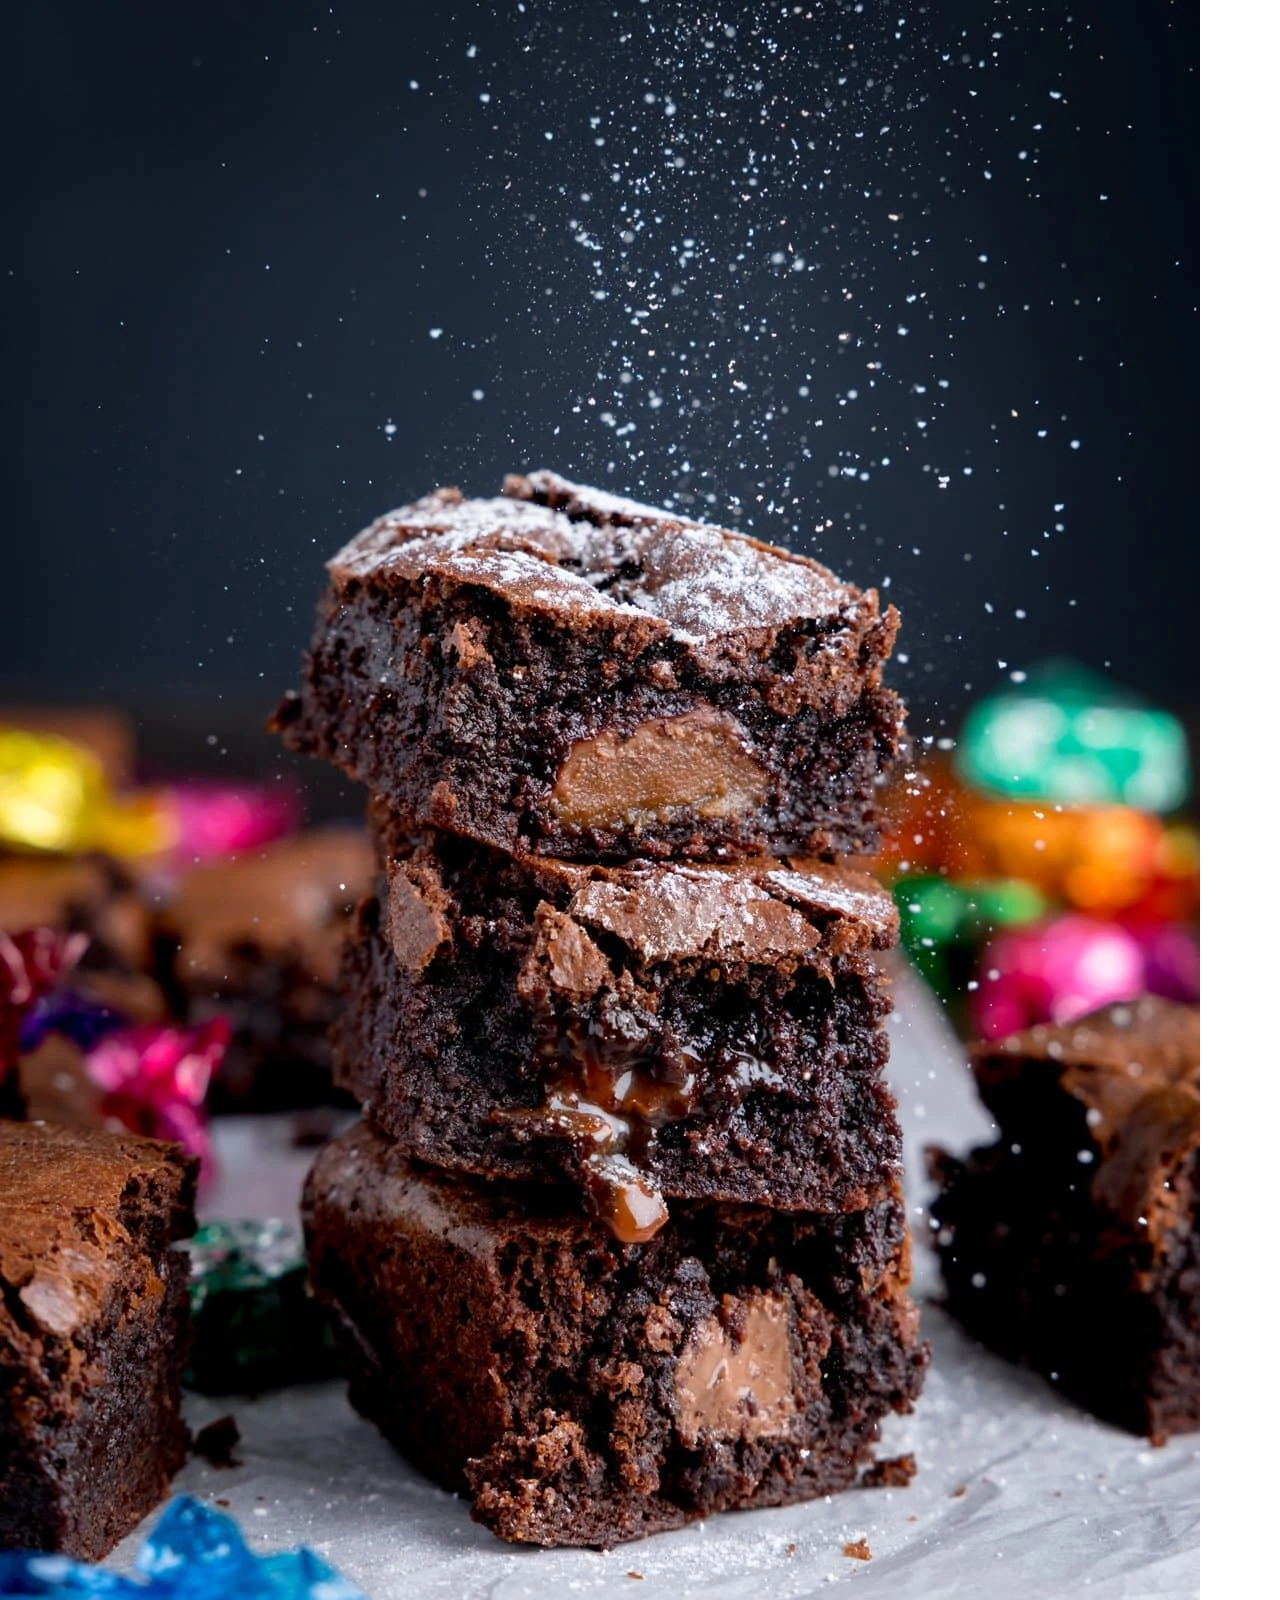
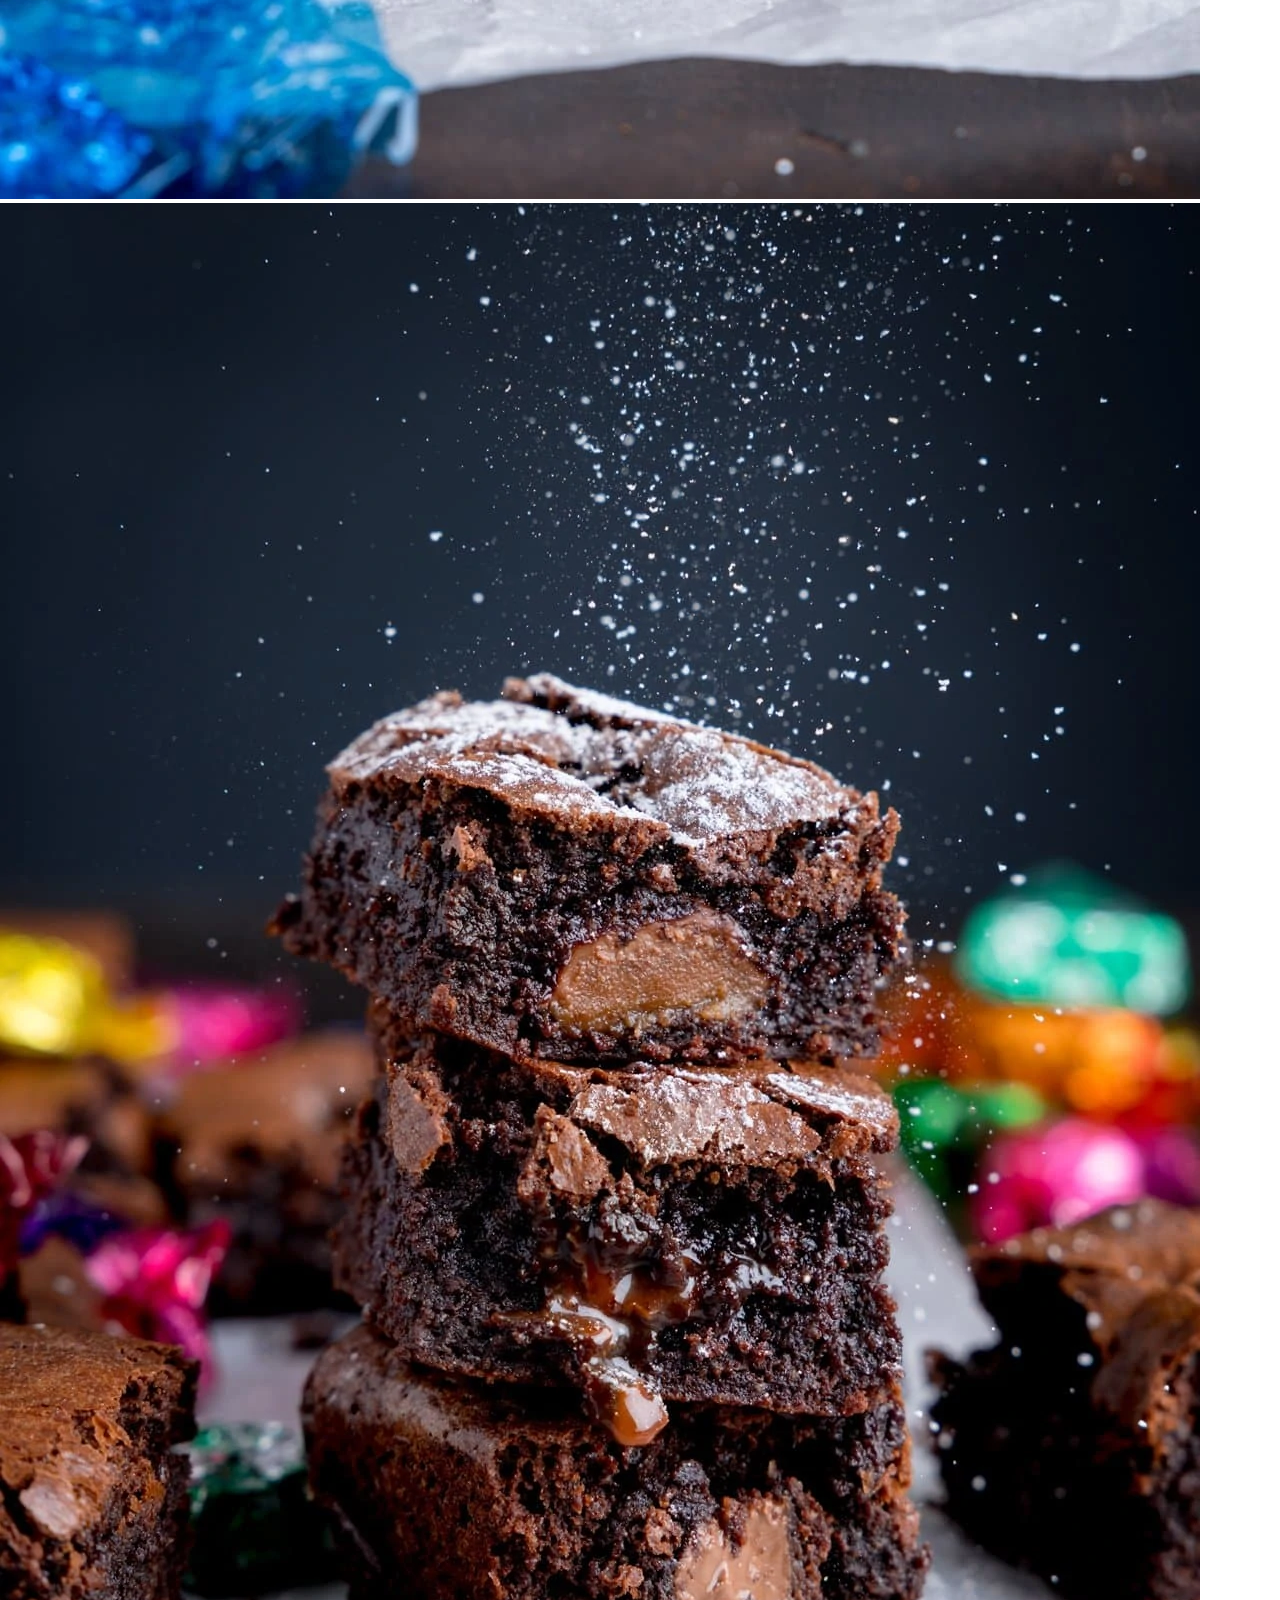
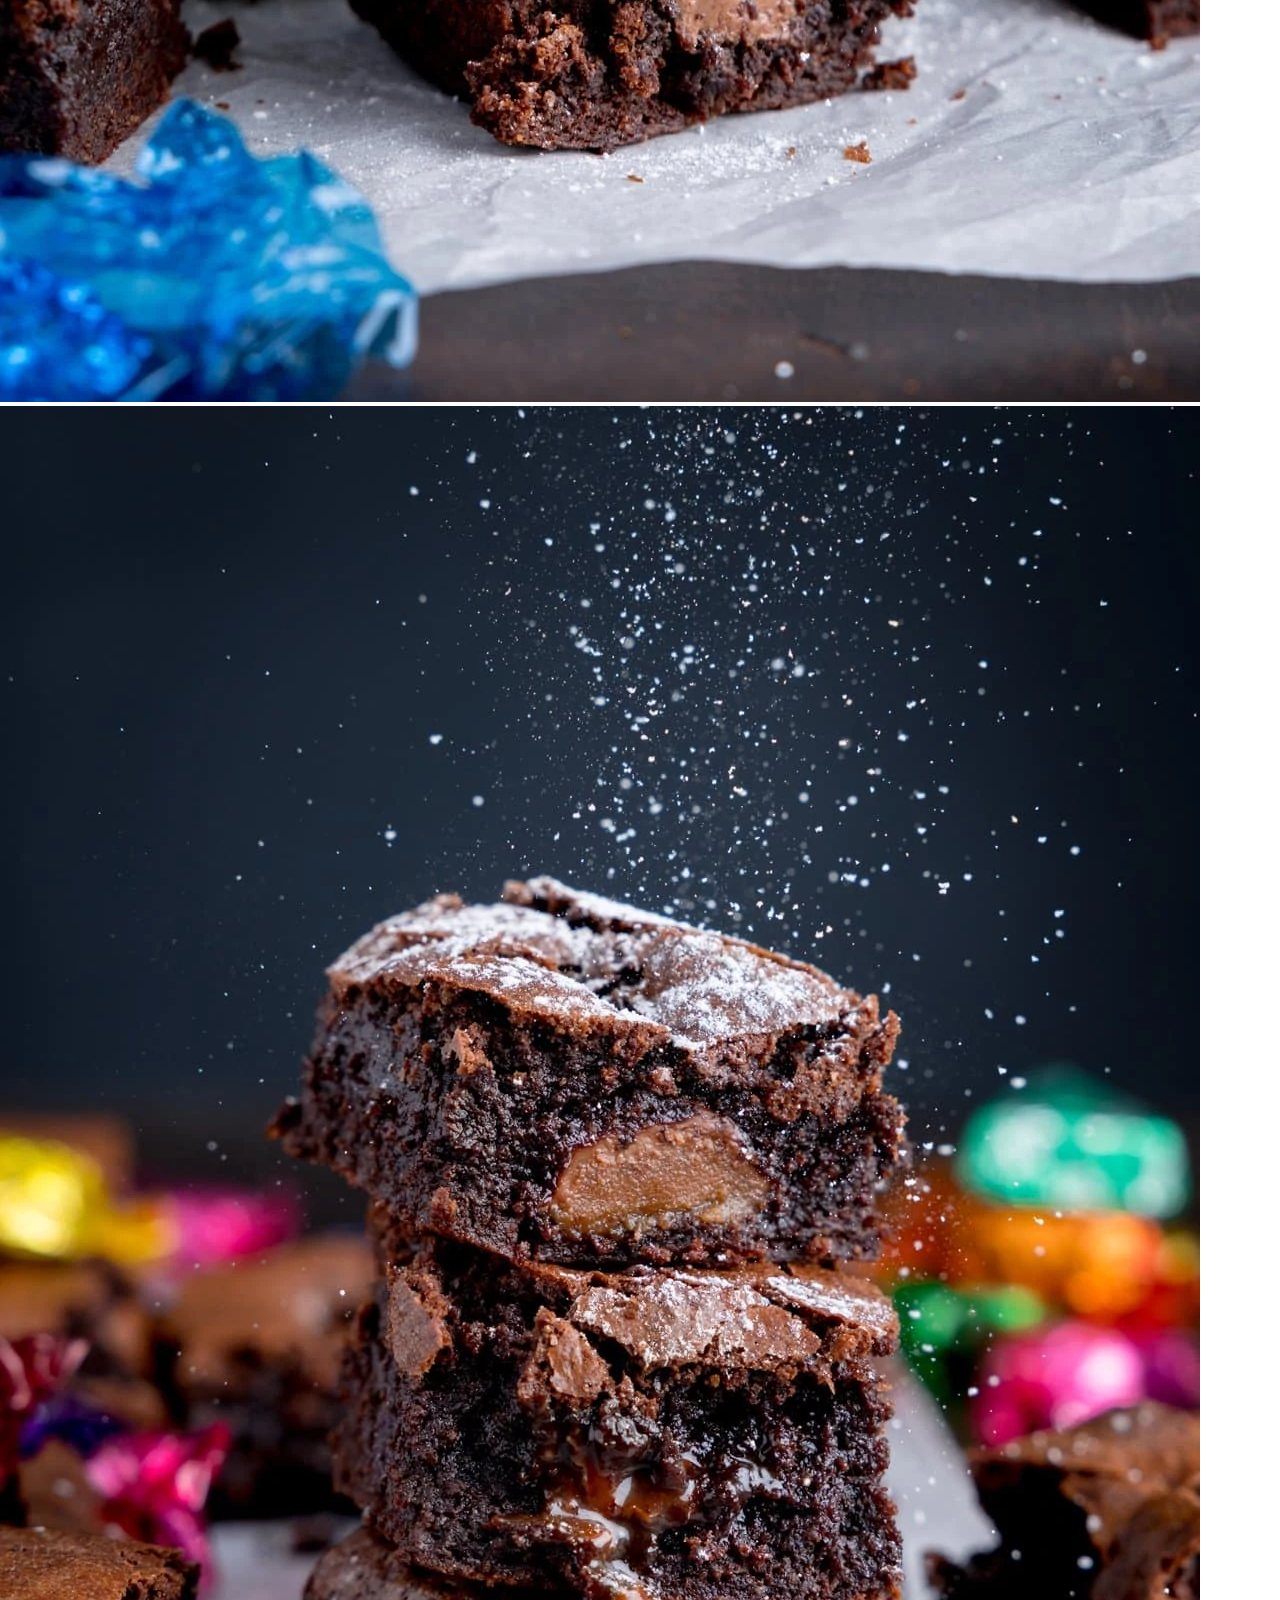
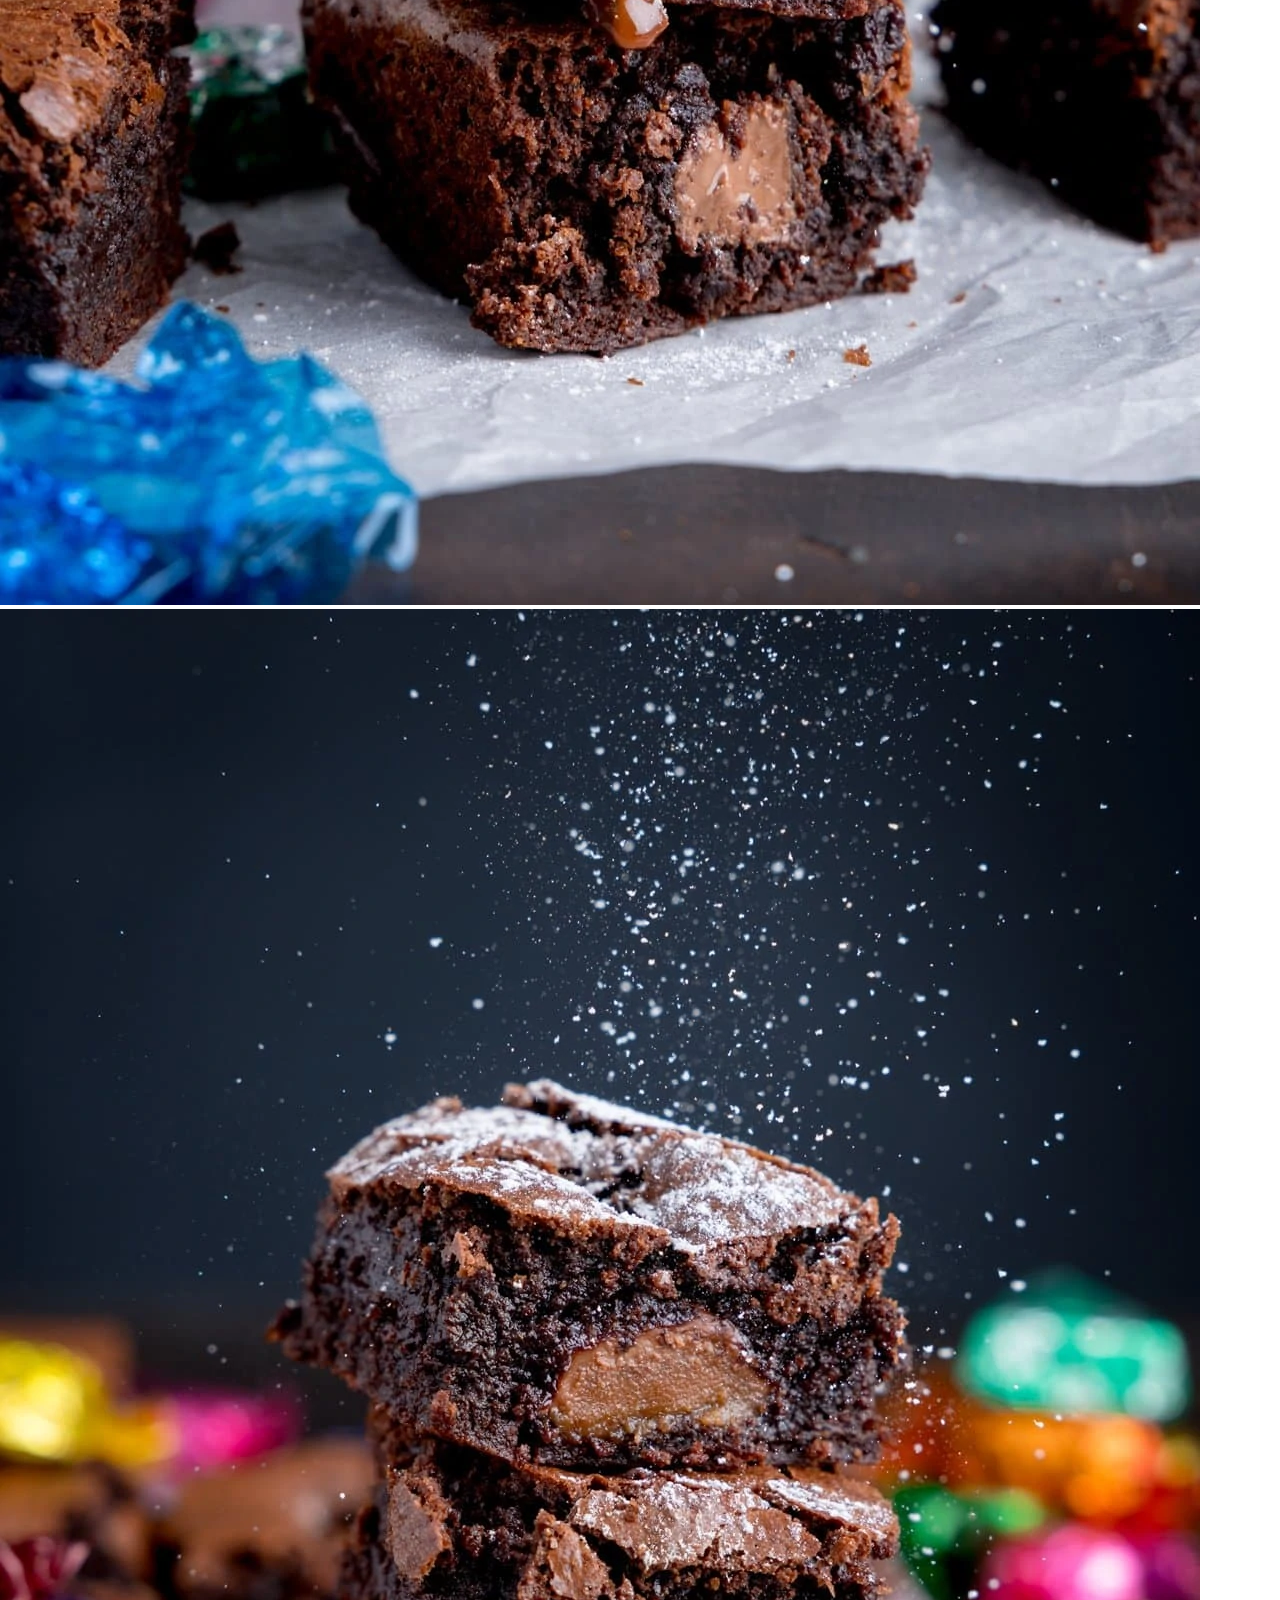
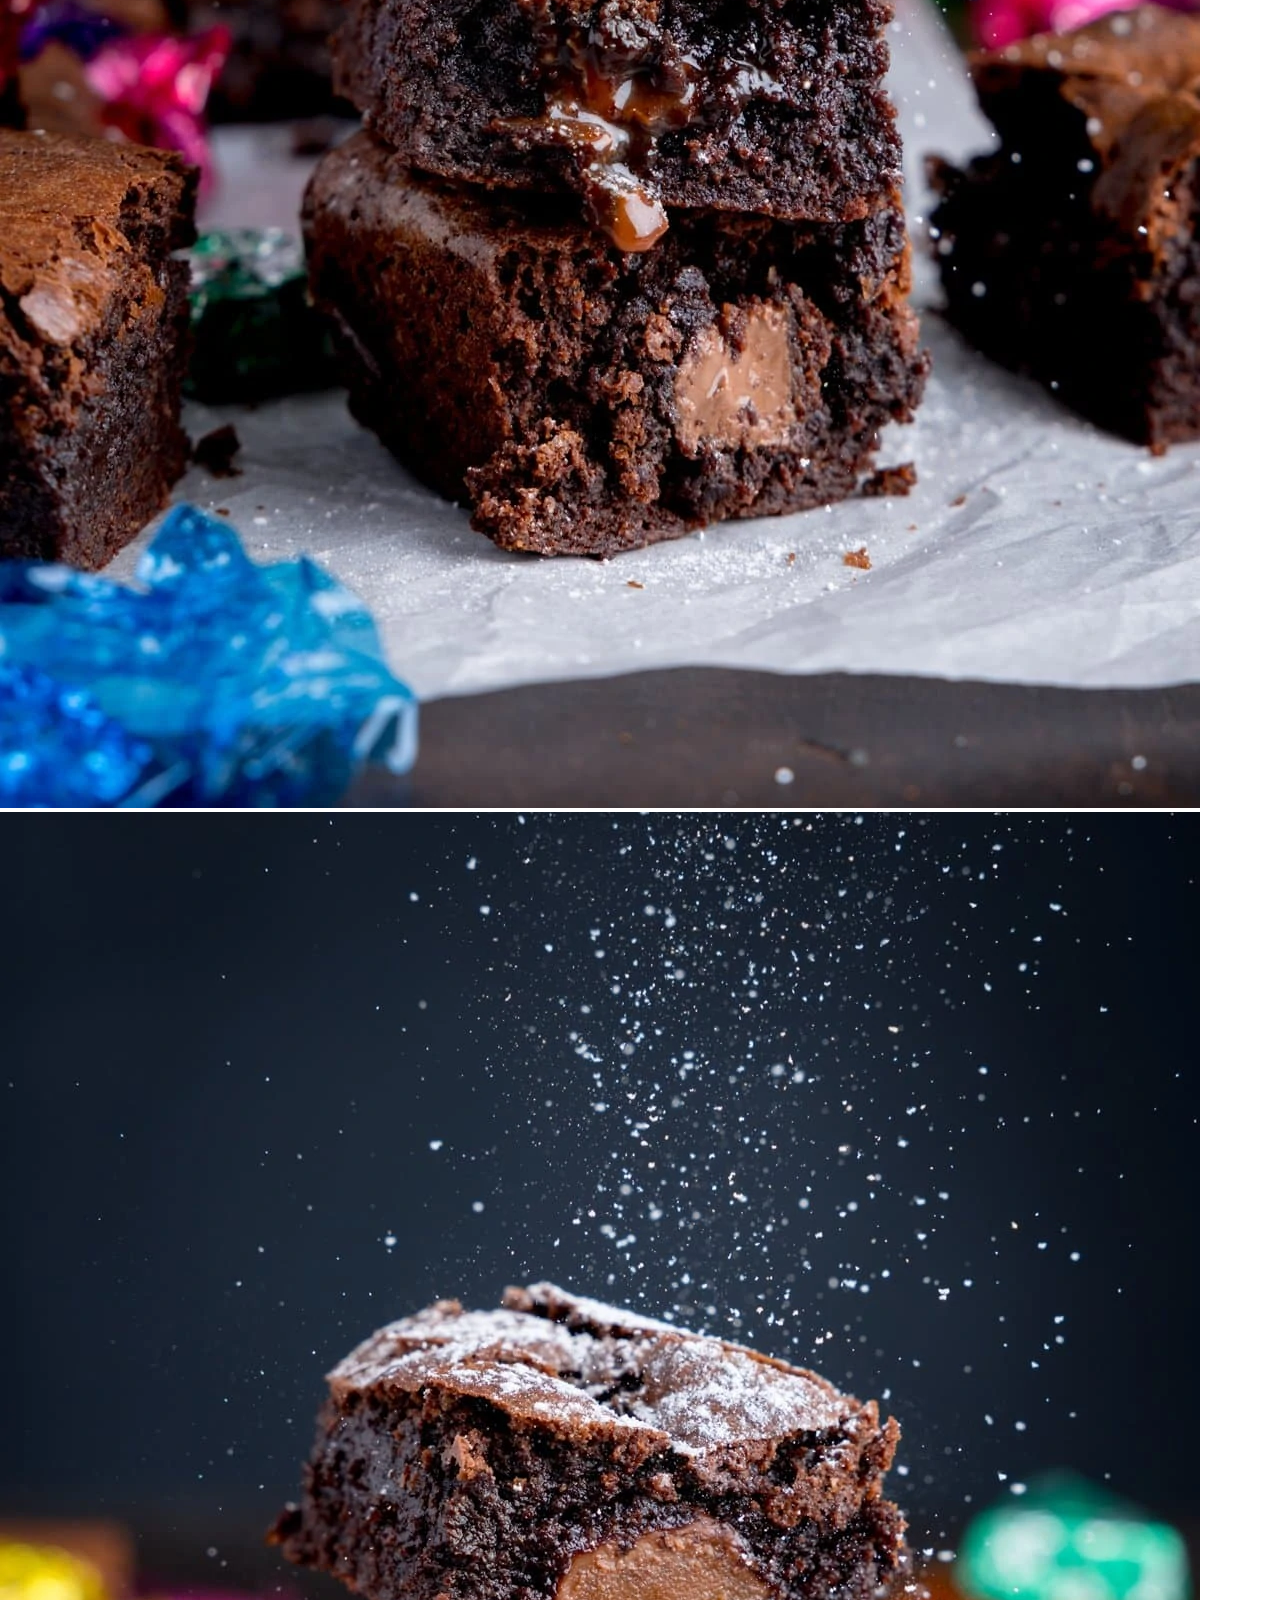
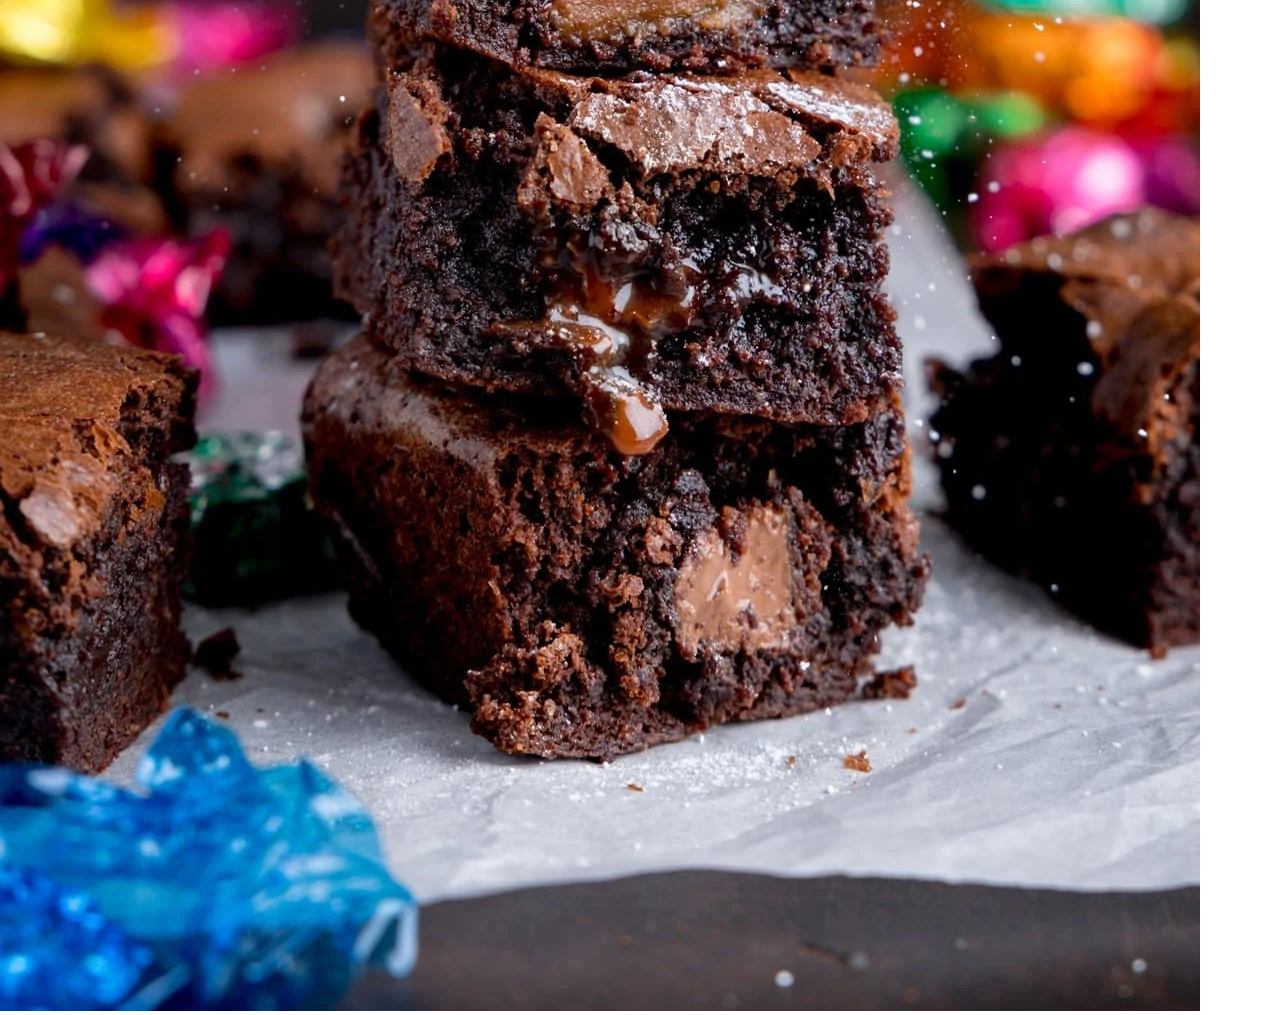
<file: practice1.html>
<!DOCTYPE html>
<html lang="en">
<head>
    <meta charset="UTF-8">
    <meta name="viewport" content="width=device-width, initial-scale=1.0">
    <link rel="stylesheet" href="stylesss.css">
    <title>Expanding Image Hover Animation</title>
</head>
<body>
    <div class="gallery">
        <div class="image-container">
            <img src="dessert.webp" alt="Image 1">
        </div>
        <div class="image-container">
            <img src="dessert.webp" alt="Image 2">
        </div>
        <div class="image-container">
            <img src="dessert.webp" alt="Image 3">
        </div>
        <div class="image-container">
            <img src="dessert.webp" alt="Image 4">
        </div>
        <div class="image-container">
            <img src="dessert.webp" alt="Image 5">
        </div>
    </div>
</body>
</html>
</file>
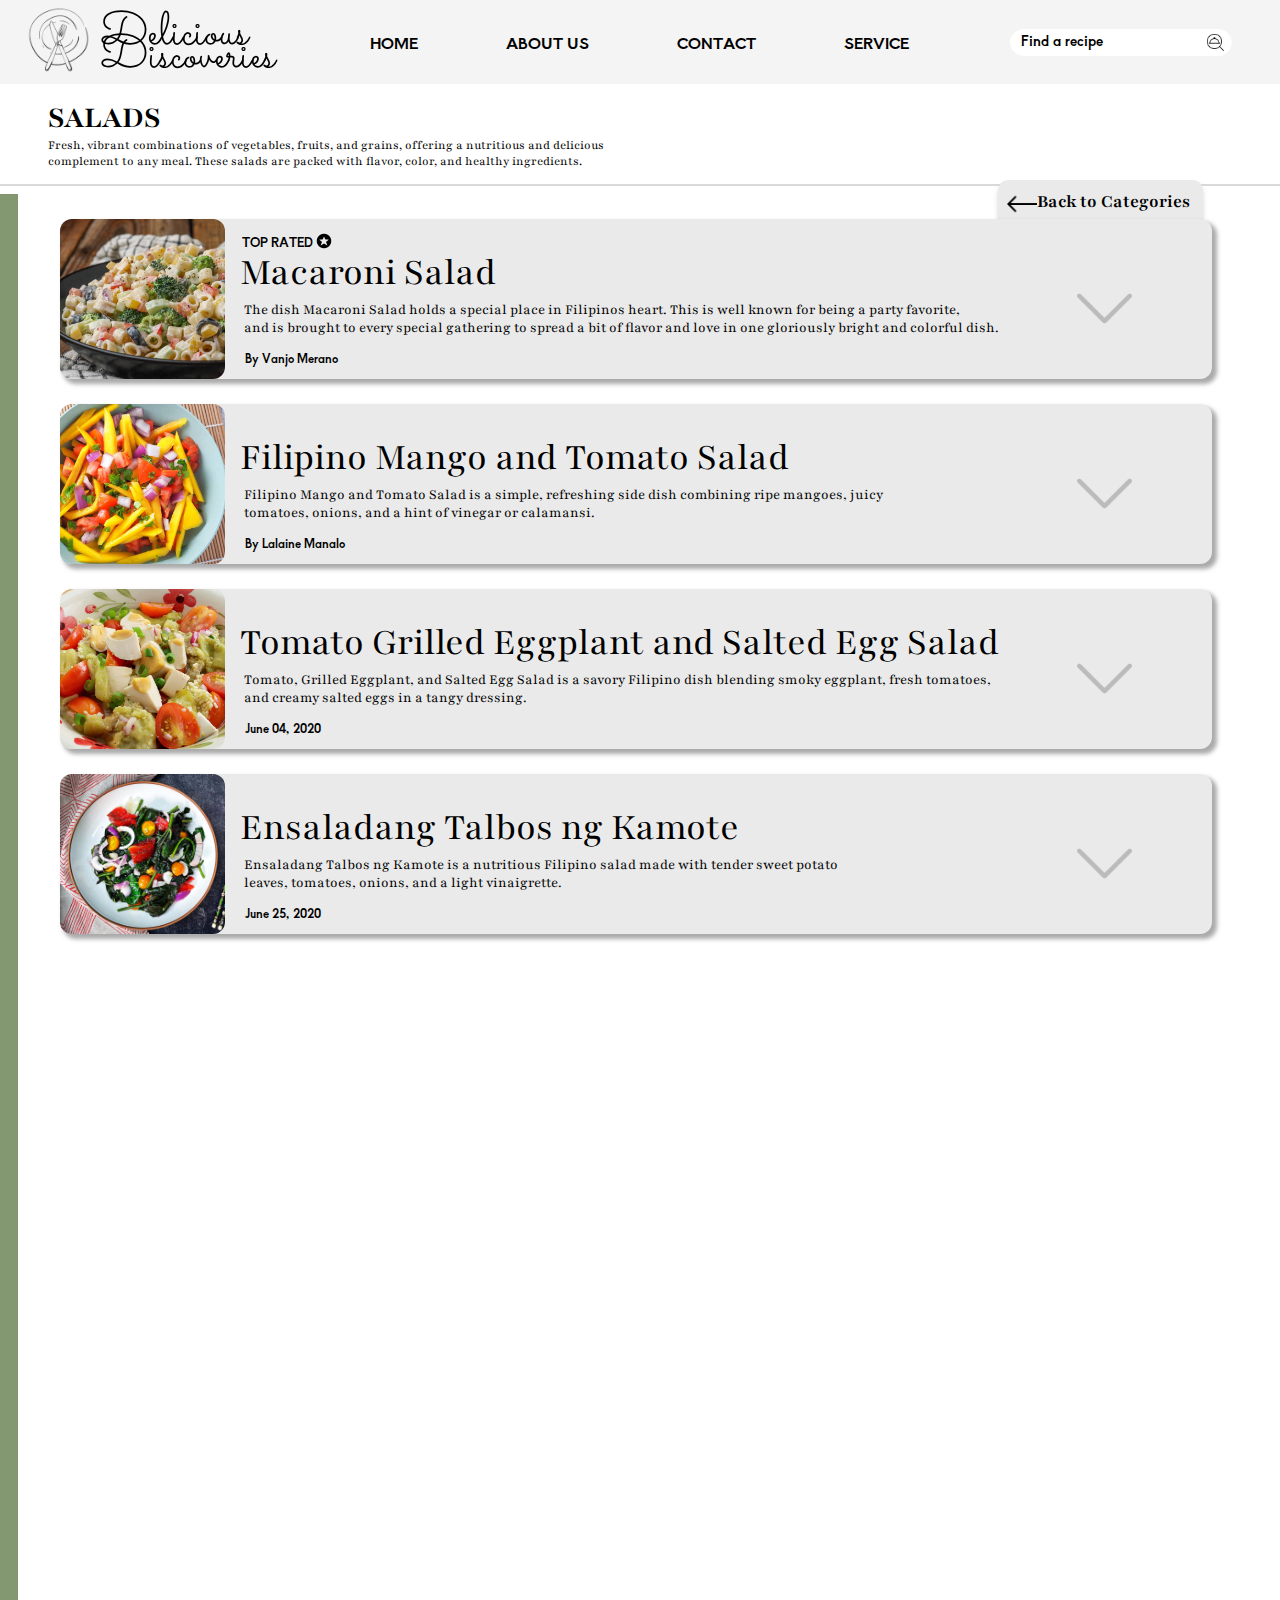
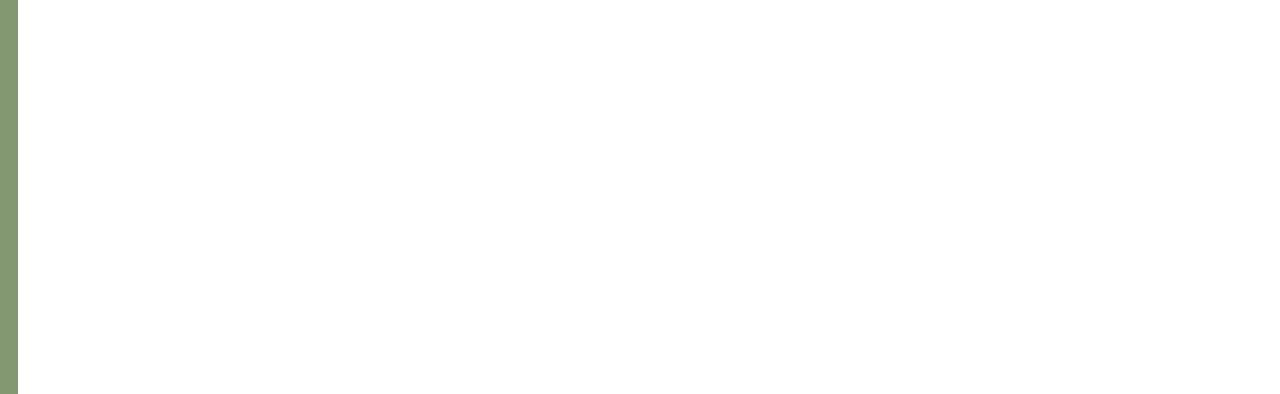
<file: Salads.html>
<!DOCTYPE html>
<html>
<head>
    <meta charset="UTF-8">
    <meta name="viewport" content="width=device-width, initial-scale=1.0">
    <link rel="stylesheet" href="styles.css">
    <title> Salads </title>
    <link rel="icon" type="image/png" href="logo.png">
    <link rel="preconnect" href="https://fonts.googleapis.com">
    <link rel="preconnect" href="https://fonts.gstatic.com" crossorigin>
    <link href="https://fonts.googleapis.com/css2?family=Aoboshi+One&family=Catamaran:wght@100..900&family=Montserrat:ital,wght@0,100..900;1,100..900&family=Playfair:ital,opsz,wght@0,5..1200,300..900;1,5..1200,300..900&family=Sacramento&display=swap" rel="stylesheet">
</head>
 

<body>

    <header> 
        <nav>
            <p id="brand-name"> Delicious <br>Discoveries </p>
            <a href="home.html" target="_self"> <img src="logo.png" alt="logo" id="logo" width="85"> </a>
    
            <div class="navigation"> 
                <a href="home.html" target="_self"> HOME </a> &nbsp; &nbsp; &nbsp; &nbsp; &nbsp; 
                <a href="about.html" target="_blank"> ABOUT US </a> &nbsp; &nbsp; &nbsp; &nbsp; &nbsp; 
                <a href="contact.html" target="_blank"> CONTACT </a> &nbsp; &nbsp; &nbsp; &nbsp; &nbsp; 
                <a href="service.html" target="_blank"> SERVICE </a>      
            </div>
            <input type="text" id="search-bar" placeholder="Find a recipe">  
            <img src="search1.png" alt="logo search" id="search" width="23">
        </nav>
    </header>
    <main>
        
       <h1 class="recipe-category"> SALADS </h1>
       <p class="recipe-description"> Fresh, vibrant combinations of vegetables, fruits, and grains, offering a nutritious and delicious  <br>
        complement to any meal. These salads are packed with flavor, color, and healthy ingredients. </p>
        
          
        <form> 
            <input type="button" id="back-to-categories" value="Back to Categories" onclick="backCategories()">
          <span id="arrow-back">  <img src="arrow-back.png" width="30"> </span> 
            </form>
           
            
        <hr class="line-fr">

        <div class="side-left"> </div>

        <div class="food-1" id="food1Container"> 
            <img src="macaroni.jpeg" width="165" height="160" id="salad2-image">

            <div id="top-food-wrapper">
                <img src="star.png" class="icon-star" width="16">
                <p id="top-food"> TOP RATED </p> 
            </div>

            <p id="food-name"> Macaroni Salad </p> 
            <p id="food-description"> The dish Macaroni Salad holds a special place in Filipinos heart. This is well known for being  a party favorite, <br>
                 and is brought to every special gathering to spread a bit of flavor and love in one gloriously bright and colorful dish. </p> 
           <p id="food-date"> By Vanjo Merano </p>
           <img src="arrow-button.png" width="55" id="button-arrow" class="arrowDown"> 

           <div class="dishesDetails" style="display: none">
            <div class="nameRecipe"> 
            <p> Ingredients </p> 
            <p> Instructions </p>   
        </div>
            <div class="recipeEssential">
            <ul class="ingredients">
                <li>1 lb. elbow macaroni</li>
                <li>1 ½ cups Lady’s Choice Mayonnaise</li>
                <li>8 ounces chicken breast</li>
                <li>¾ cup shredded cheese</li>
                <li>5 tablespoons sweet pickle relish</li>
                <li>¼ cup carrot</li>
                <li>½ cup raisins</li>
                <li>8 oz. pineapple tidbits</li>
                <li>1 red bell pepper</li>
                <li>1 green bell pepper</li>
                <li>Salt to taste</li>
            </ul>
          <ol class="instructions">
            <li>Cook the macaroni based on the package instructions. Set aside.</li>
             <li>Boil the chicken breast for 15 minutes. Let it cool down and the shred it into pieces.</li>
            <li>Combine cooked macaroni, shredded chicken, Lady’s Choice Mayonnaise, and all other ingredients in a large bowl. Toss until well blended.</li>
            <li>Season with salt. Refrigerate for at least 2 hours before serving.</li>
            <li>Serve. Share and enjoy!</li>
        </ol>           
        </div>
        <div class="dishesVideo"> 
        <p id="vid-title"> How to Cook Macaroni Salad </p> 
        <iframe id="recipeVideo" width="460" height="315" src="https://www.youtube.com/embed/C2rdh6YHptI?si=mCgzmNZ5HgJNBITC" title="YouTube video player" frameborder="0" allow="accelerometer; autoplay; clipboard-write; encrypted-media; gyroscope; picture-in-picture; web-share" referrerpolicy="strict-origin-when-cross-origin" allowfullscreen></iframe>        </div>
        </div>
        </div>
            <div class="food-2" id="food2Container"> 
            <img src="Filipino Mango and Tomato Salad.jpg" width="165" height="160" id="salad2-image">
            <p id="food-name"> Filipino Mango and Tomato Salad  </p> 
            <p id="food-description"> Filipino Mango and Tomato Salad is a simple, refreshing side dish combining ripe mangoes, juicy <br>
                tomatoes, onions, and a hint of vinegar or calamansi. </p> 
           <p id="food-date"> By Lalaine Manalo </p>
           <img src="arrow-button.png" width="55" id="button-arrow" class="arrowDown">

           <div class="dishesDetails" style="display: none">
            <div class="nameRecipe"> 
            <p> Ingredients </p> 
            <p> Instructions </p>   
        </div>
            <div class="recipeEssential">
            <ul class="ingredients">
                <li>1 large ripe but firm mango, peeled and julienned</li>
                <li>1 large Roma tomato, seeded and diced</li>
                <li>½ small red onion, peeled and diced</li>
                <li>¼ bunch cilantro, stemmed and coarsely chopped</li>
                <li>¼ cup vinegar</li>
                <li>3 tablespoons fish sauce</li>
                <li>1 teaspoon canola oil</li>
                <li>1 tablespoon sugar</li>
                <li>¼ teaspoon freshly-ground pepper</li>
            </ul>
          <ol class="instructions">
            <li>In a bowl, combine vinegar, fish sauce, and oil. Add sugar and pepper. Whisk together until well blended.</li>
             <li>In a bowl, combine mangoes, tomatoes, red onions, and cilantro.</li>
            <li>Drizzle with vinaigrette dressing and toss gently to combine.</li>
            <li>Cover and refrigerate for about 10 minutes to allow flavors to meld.</li>
        </ol>           
        </div>
        <div class="dishesVideo"> 
        <p id="vid-title"> How to Make Delicious Filipino Mango and Tomato Salad </p> 
        <iframe id="recipeVideo" width="460" height="315" src="https://www.youtube.com/embed/Z9UyEYn9o0o?si=QhNbXBraI1IxWk0T" title="YouTube video player" frameborder="0" allow="accelerometer; autoplay; clipboard-write; encrypted-media; gyroscope; picture-in-picture; web-share" referrerpolicy="strict-origin-when-cross-origin" allowfullscreen></iframe>        </div> 
        </div>
            </div>
            <div class="food-3" id="food3Container">
                <img src="Tomato Grilled Eggplant and Salted Egg Salad.png" width="165"  height="160" id="salad3-image">
                <p id="food-name"> Tomato Grilled Eggplant and Salted Egg Salad </p> 
                <p id="food-description"> Tomato, Grilled Eggplant, and Salted Egg Salad is a savory Filipino dish blending smoky eggplant, fresh tomatoes, <br>
                    and creamy salted eggs in a tangy dressing.</p> 
               <p id="food-date"> June 04, 2020 </p>
               <img src="arrow-button.png" width="55" id="button-arrow" class="arrowDown"> 
               <div class="dishesDetails" style="display: none">
                <div class="nameRecipe"> 
                <p> Ingredients </p> 
                <p> Instructions </p>   
            </div>
                <div class="recipeEssential">
                <ul class="ingredients">
                    <li>2 large eggplant</li>
                    <li>1 cup grape tomatoes, halved (or 3 Roma tomatoes, chopped)</li>
                    <li>2 salted duck eggs, peeled and chopped</li>
                    <li>1 tablespoon green onions, chopped</li>
                    <li>¼ cup vinegar</li>
                    <li>1 teaspoon fish sauce</li>
                    <li>1 shallot, peeled and minced</li>
                    <li>pepper to taste</li>
                </ul>
              <ol class="instructions">
                <li>With a knife or the tines of a fork, prick eggplant. </li>
                 <li>Place eggplant directly on the gas stovetop over high flame and roast, occasionally rotating with tongs, until slightly softened and skin is evenly charred. </li>
                <li>Let cool to touch and peel skin. Gently rinse under cold, running water to rid of stray skin and coarsely chop flesh.</li>
                <li>In a serving platter, layer tomatoes, grilled eggplant, and salted eggs. </li>
                <li>When ready to serve, drizzle with vinegar dressing and gently toss to combine. Garnish with green onions.</li>
                <li>In a small bowl, combine vinegar, fish sauce, shallots, and pepper to taste.</li>
            </ol>           
            </div>
            <div class="dishesVideo"> 
            <p id="vid-title"> How to Make Delicious Tomato Grilled Eggplant and Salted Egg Salad </p> 
            <iframe id="recipeVideo" width="460" height="315" src="https://www.youtube.com/embed/5Y6zISoFlLA?si=Gf71rH_80ubt3j6Y" title="YouTube video player" frameborder="0" allow="accelerometer; autoplay; clipboard-write; encrypted-media; gyroscope; picture-in-picture; web-share" referrerpolicy="strict-origin-when-cross-origin" allowfullscreen></iframe>            </div> 
             </div>
            </div>
            <div class="food-4" id="food4Container"> 
            <img src="Ensaladang Talbos ng Kamote.jfif" width="165" height="160" id="salad4-image">
            <p id="food-name">Ensaladang Talbos ng Kamote </p> 
            <p id="food-description"> Ensaladang Talbos ng Kamote is a nutritious Filipino salad made with tender sweet potato <br>
                leaves, tomatoes, onions, and a light vinaigrette.</p> 
           <p id="food-date"> June 25, 2020 </p>
           <img src="arrow-button.png" width="55" id="button-arrow" class="arrowDown">

           <div class="dishesDetails" style="display: none">
            <div class="nameRecipe"> 
            <p> Ingredients </p> 
            <p> Instructions </p>   
        </div>
            <div class="recipeEssential">
            <ul class="ingredients">
                <li>1 bundle kamote leaves</li>
                <li> large Roma tomato, diced</li>
                <li>2 shallots, peeled and sliced thinly</li>
                <li>¼ cup vinegar</li>
                <li>2 cloves garlic, peeled and minced</li>
                <li>1 teaspoon fish sauce</li>
                <li>1 teaspoon canola or olive oil</li>
                <li>½ teaspoon sugar</li>
                <li>salt and pepper to taste</li>
            </ul>
          <ol class="instructions">
            <li>Pick the leaves from the stems. Under cold, running water, wash and drain well.</li>
             <li>Steam kamote leaves for about 1 to 2 minutes or just until wilted. Or, in a pot over medium heat, bring about 2 
                cups of water to a boil. Briefly dip leaves in the boiling water for about 10 to 20 seconds or just wilted.</li>
            <li>Quickly plunge leaves in iced water for about 30 to 40 seconds or until cold. Drain well.</li>
            <li>In a bowl, combine kamote leaves, tomatoes, and shallots.</li>
            <li>In a small bowl, combine vinegar, garlic, fish sauce, oil, sugar, and salt and pepper to taste.</li>
            <li>Drizzle dressing over salad and gently toss to combine.</li>
        </ol>           
        </div>
        <div class="dishesVideo"> 
        <p id="vid-title"> How to Make Delicious Ensaladang Talbos ng Kamote </p> 
        <iframe  id="recipeVideo" width="460" height="315" src="https://www.youtube.com/embed/vcfUu2Uyhww?si=WUNwwBH2cPoLwPzy" title="YouTube video player" frameborder="0" allow="accelerometer; autoplay; clipboard-write; encrypted-media; gyroscope; picture-in-picture; web-share" referrerpolicy="strict-origin-when-cross-origin" allowfullscreen></iframe>
        </div>  
        </div>
            </div>
       <script src="script.js"></script>
    </main>
    </body>
    </html>
</file>
<file: styles.css>
body{
    margin: 0;
    overflow-x: hidden;
    overflow-y: scroll;
    
}
header {
    position: sticky;
    top: 0;
    width: 100%;
    height: 84px;
    background-color: white;
    z-index: 1;
     
}
nav {  
    position: relative;
    display: flex;
    align-items:  center;
    padding: 10px 20px;
    height:64px;
    background-color: rgb(217, 217, 217, 0.3);   

}

#brand-name {
    font-size: 47px;
    margin-right: 165px;
    font-family: 'Sacramento';
    position: relative;
    top: 4px;
    left: 80px;
    line-height: 0.5;
}

#logo {
   position: absolute;
   top: 6px;
   left: 1rem;
}
.navigation{
    display: flex;
}
.navigation a {
    color: black;
    text-decoration: none;
    font-family: 'Aoboshi One';
    padding: 3px 10px;
    font-size: 95%;
    margin-right:2rem;   
}

#search-bar {
    padding: 5px 10px;
    border-radius: 60px;
    border: 1px solid white;
    width: 200px;
    height: 15px;
    margin-left: auto;
}

#search{
    margin-right: 5px;
    position: relative;
    right: 28px;
}
#search-bar::placeholder{
    color: black;
    font-size: 13px;
    font-family: 'Aoboshi One';
}
a:hover{
    background-color: #3B4A2E;
    display: inline;
    padding: 3px 10px;
    border-radius: 60px;
    color: white;
    font-size: 95%;
    margin-right: 2rem;
 
}

.homepage{
    overflow-y: scroll;
    margin: 0;
    background-image: url('home.jfif'); 
    background-repeat: no-repeat; 
    background-size: contain;
   

}

.home-nav{
    position: sticky;
    top: 0;
    width: 100%;
    height: 84px;
    background-color: rgb(217, 217, 217, 0.3);
    flex-wrap: wrap;
    }

.home-title{
    margin: 0;
    position: relative;
    top: 230px;
    left: 80px;
    flex-wrap: wrap;
    height: 100vh;
}


 #welcome{
    margin: 0;
    font-size: 24px;
    color: #3B4A2E;
    font-family: 'Montserrat';
    padding-bottom: 6px;
  

}
#brand-title{
    margin: 0;
    color: #3B4A2E;
    font-family: 'Playfair';
    font-size: 78px;
    font-weight: bold;
    line-height: 0.6;
    position: relative;
 
    
}
 #tagline{
    margin: 0;
    font-size: 18px;
    color: #3B4A2E;
    font-family: 'Playfair';
    padding-top: 6px;
 
}
#view-recipe{
    position: absolute;
    top: 180px;
    left: 40px;
    padding: 7px 40px 7px 15px;
    border-radius: 20px;
    border: none;
    box-shadow: 0px 4px 4px 0px rgba(172, 170, 170, 0.4);
    background-color: #D9D9D9;
    color: black;
    font-weight: 590;
    font-family: 'Catamaran';
    font-size: 16px;
    cursor:  pointer;
 
}

#arrowHome{
    position: relative;
    left: 150px;
    top: 32px;
}

.button-home:hover #arrowHome {
    filter: brightness(0) invert(1);
}

.button-home:hover #view-recipe {
    background-color: #3B4A2E;
    color: white;
}

.TopRatedRecipe{
    font-family: 'Playfair';
    display: flex;
    justify-content: center;
    align-items: center;
    flex-direction: column;
    position: relative;
    top: 180px;

}

.TopRatedRecipe p{
    margin:0;
    font-weight: 700;
    font-size: 30px;
    text-align: center;

}
#trophyHome{
    position: absolute;
    left: -30px;
    top: 8px;
    justify-content: center;
}
.topR{
    position: relative;
    top: 0;
}
#topRated-description{
    font-weight: 400;
    font-size: 18px;
    margin-bottom: 30px;
    text-align: center;

}


.topRatedFood {
    position: relative;
    top: 11em;
    display: grid;
    grid-template-columns: repeat(auto-fit, minmax(220px, 1fr));
    gap: 20px;
    padding: 20px;
    background: #f9f9f9;
    justify-content: center;
}

.food-card {
    background-color: rgba(157, 197, 123, 0.18);
    text-align: center;
    border-radius: 15px;
    overflow: hidden;
    box-shadow: 0 4px 8px rgba(0, 0, 0, 0.1);
    transition: transform 0.3s ease, box-shadow 0.3s ease;
}


.food-card img {
    width: 100%;
    height: 150px;
    object-fit: cover;
    border-bottom: 2px solid #ddd;
    transition: transform 0.4s ease;
}

.food-card:hover {
    transform: translateY(-10px);
    box-shadow: 0 15px 30px rgba(0, 0, 0, 0.2);
}

.food-card:hover img {
    transform: scale(1.2);
}


.food-card h3 {
    margin: 10px 0;
    font-size: 23px;
    font-family: 'Playfair';
    padding: 5px;
    color:#3B4A2E;
}

.copyrights{
    background-color:#D0E8C5;
    height: 270px;
    position: relative;
    top: 40vh;
}
.copyrights{
    background-color:#D0E8C5;
    height: 300px;
    position: relative;
    top: 50vh;
}
h2{
    font-size: 80px;
    position: absolute;
    top: 53px;
    left: 100px;
    color: #3B4A2E;
    font-family: 'Playfair';
    font-weight: bold;
}
.bg-food-contact{
    position: absolute;
    top: 84px;
    left: 590px;
}
.bg-contact{
    height: 145px;
    width: 900px;
    position: absolute;
    top: 175px;
    left: 100px;
    background-color: rgba(157, 197, 123, 0.18);
    border-radius: 20px;
}
.bg-contact p{
    font-family: 'Playfair' , sans-serif;
    padding: 25px 30px 30px 60px;
    font-size: 18px;
}

.bg-contactForm{
    height: 330px;
    width: 1000px;
    background-color: rgba(157, 197, 123, 0.18);
    position: absolute;
    top: 340px;
    left: 100px;
    border-radius: 20px;
        font-family: 'Playfair'
    }

.nameInfo{
    margin-left: 65px;
    margin-top: 35px;
}
.lastName-info{
    margin-left: 65px;
    margin-top: 35px;
    position: absolute;
    top: -5%;
    left: 35%;
}
.emailInfo{
   margin-left: 65px;

}
.emailInfo input{
    padding-right:60px;
    padding-left: 20px;
}
.inputConcern{
    margin-left: 65px;
    margin-top: 25px;
   
}
.inputConcern input{
    width: 400px;
    padding: 10px;
}

input[type="text"]{
    padding-left: 20px;
    font-size: 12px;

    
}
input[type="submit"]{
    padding: 7px 25px 28px 25px;
    color: white;
    background-color: #3B4A2E;
    position: relative;
    top: -43px;
    left: 52%;
    z-index: 2;
    font-family: 'Aoboshi One';
    text-align: center;
    cursor: pointer;
    box-shadow: 0px 6px 10px rgba(0, 0, 0, 0.2); 
    transition: transform 0.2s ease-in-out;

}
input[type="submit"]:hover {
    transform: scale(1.05);
}
.bg-contactForm input{
    border: none;
    border-radius: 20px;
    height: 30px;  
}


.bg-food-service{
    position: absolute;
    top: 84px;
    left: 840px;
}
.bg-service{
    height: 150px;
    width: 900px;
    position: absolute;
    top: 176px;
    left: 100px;
    background-color: rgba(157, 197, 123, 0.18);
    border-radius: 20px;
}
.bg-service p{
    font-family: 'Playfair' , sans-serif;
    padding: 17px 30px 20px 55px;
    font-size: 18px;
}
.bg-service p b{
    font-size: 24px;
}
.bg2-service{
    height: 140px;
    width: 900px;
    position: absolute;
    top: 345px;
    left: 100px;
    background-color: rgba(157, 197, 123, 0.18);
    border-radius: 20px;
}
.bg2-service p{
    font-family: 'Playfair' , sans-serif;
    padding: 17px 30px 20px 55px;
    font-size: 18px;
}

.bg2-service p b{
    font-size: 24px;
}
.bg-food-about{
    position: absolute;
    top: 84px;
    left: 730px;
}
.bg-about{
    height: 140px;
    width: 900px;
    position: absolute;
    top: 175px;
    left: 100px;
    background-color: rgba(157, 197, 123, 0.18);
    border-radius: 20px;
}
.bg-about p{
    font-family: 'Playfair' , sans-serif;
    padding: 15px 30px 30px 55px;
    font-size: 18px;
}
.bg2-about{
    height: 120px;
    width: 900px;
    position: absolute;
    top: 335px;
    left: 100px;
    background-color: rgba(157, 197, 123, 0.18);
    border-radius: 20px;
}
.bg2-about p{
    font-family: 'Playfair' , sans-serif;
    padding: 15px 30px 30px 55px;
    font-size: 18px;
}
.bg3-about{
    height: 120px;
    width: 900px;
    position: absolute;
    top: 475px;
    left: 100px;
    background-color: rgba(157, 197, 123, 0.18);
    border-radius: 20px;
}
.bg3-about p{
    font-family: 'Playfair' , sans-serif;
    padding: 15px 30px 30px 55px;
    font-size: 18px;
}

main {
    margin: 0;
}
main #categories {
    font-family: 'Playfair';
    color: #3B4A2E;
    font-size: 40px;
    text-align: center;
    letter-spacing: 10px;
    font-weight: bold;
    margin: 5px;
}
hr {
    margin-top: 0;
    height: 1px;
    border: none;
    background-color: #A3A0A0;
}
.recipes {
    display: flex;
    text-align: center;
    justify-content: center;
    gap: 13px;
}
.recipe-name {
    margin-top: -3px;
    font-family: 'Playfair';
    font-size: 19px;
}
.recipes #main, #soups, #dessert, #salads, #appetizer {
    margin-top: 12px;
    width: 200px;
    height: 455px;
    background-color: #EAEAEA;
    border-radius: 3px;
    
}

#main img, #soups img, #dessert img, #salads img, #appetizer img {
    height: 430px;
    border-radius: 3px;
    width: 155px; 
    transition: transform 0.2s ease-in-out;
    
}

#main img:hover, #soups img:hover, #dessert img:hover, #salads img:hover, #appetizer img:hover {
    animation: hoverExpand 0.9s ease-in-out forwards; /* Runs the hover animation */
    transform: scale(1.0); 
    
}

.recipe-category{
    margin-top: 15px;
    margin-left: 3rem;
    margin-bottom: 0;
    font-family: 'Playfair';
    font-size: 32px;
    font-weight: 700;
}
.recipe-description{
    margin-top: 0px;
    margin-bottom: 15px;
    margin-left: 3rem;
    font-family: 'Playfair';
    font-size: 13px;
}

input{
    position: relative;
}

#arrow-back{
    position: absolute;
    top: 21%;
    right: 19%;
}
#back-to-categories {
        font-family: 'Playfair';
        font-weight: 700;
        border-radius: 10px;
        background-color: #EAEAEA;
       padding: 0px 13px;
       padding-left: 3%;
        font-size: 19px;
        border: none;
        width: auto;
        height: 43px;
        position: absolute;
        left: 78%; 
        top: 20%;
        box-shadow: 0px 4px 4px 0px rgba(172, 170, 170, 0.5); 
}

#back-to-categories:hover{
    background-color: #3B4A2E;
    transition: 0.3s ease;
    color: white;
}

#back-to-categories:hover + #arrow-back {
    filter: brightness(0) invert(1);
}
.line-fr{

    margin-top: 7px;
    height: 2px;
    border: none;
    background-color: rgb(217, 217, 217, 1);     
}

.side-left{
    float: left;
    height: 200vh;
    background-color: #839871;
    width:18px; 
}

/*
.sideLeftHome{
    position: absolute;
    top: 140vh;
    float: left;
    background-color: #839871;
    width:18px; 
    height: 120vh;
}

.sideRightHome{
    position: absolute;
    top: 140vh;
    right: 0;
    float:right;
    background-color: #839871;
    width:18px; 
    height: 120vh;
}
    */
.arrowDown{
    position: absolute;
    right: 80px;
    top: 62px;
    opacity: 0.2; 
    object-fit: cover;
    cursor: pointer;
    transition: transform 0.3s ease;
  
}


.food-1{    
  position: relative;
  top: 25px;
  left: 60px;
  background-color: #EAEAEA;
  height: 160px;
  width: 90%;
  border-radius: 12px;
  box-shadow: 4px 4px 4px 1px rgba(150, 149, 149, 0.8); 
  align-items: center;
  transition: width 0.3s ease, height 0.3s ease;

  
}

#dessert1-image,  #dessert2-image, #dessert3-image,  #dessert4-image,
#salad1-image,  #salad2-image, #salad3-image,  #salad4-image,  
#main1-image,  #main2-image, #main3-image,  #main4-image,
#appetizer1-image,  #appetizer2-image, #appetizer3-image,  #appetizer4-image,
#soup1-image,  #soup2-image, #soup3-image,  #soup4-image {
    position: absolute;
    top: 0px;
    left: 0px;
    border-radius: 12px;
    object-fit: cover;

}

#top-food{
    font-family: 'Aoboshi One';
    position: absolute;
    left: 182px;
    margin-top: 0px;
    font-size: 12px;
    margin-bottom: 0;
    overflow: hidden;
   
}
   

.food-2{
    position: relative;
    top: 50px;
    left: 60px;
    background-color: #EAEAEA;
    height: 160px;
    width: 90%;
    border-radius: 12px;
    box-shadow: 4px 4px 4px 1px rgba(150, 149, 149, 0.8); 
   
  }

  
  .food-3{
    position: relative;
    top: 75px;
    left: 60px;
    background-color: #EAEAEA;
    height: 160px;
    width: 90%;
    border-radius: 12px;
    box-shadow: 4px 4px 4px 1px rgba(150, 149, 149, 0.8); 
   
  }

  
  .food-4{
    position: relative;
    top: 100px;
    left: 60px;
    background-color: #EAEAEA;
    height: 160px;
    width: 90%;
    border-radius: 12px;
    box-shadow: 4px 4px 4px 1px rgba(150, 149, 149, 0.8); 
  }

  
  #food-name{
    font-family: 'Playfair';
    font-size: 40px;
    position: absolute;
    left: 180px;
    top: 30px;
    margin-top: 0px;
    margin-bottom:10px;
    padding-bottom: 0;
    padding-top: 0;
    border-top: 0;

  
    
  }
  #food-description{
    font-family: 'Playfair';
    font-size: 15px;
    position: absolute;
    left: 184px;
    top: 67px;
   
  }
  #food-date{
    font-family: 'Aoboshi One';
    position: absolute;
    left: 185px;
    top: 120px;
    font-size: 11px;
    
  }
 .food-1:hover, .food-2:hover, .food-3:hover, .food-4:hover{   
      color: #EAEAEA;
      background-color: #3B4A2E;
      transition: 0.3s ease;
  }
  .food-1:hover #button-arrow,
  .food-2:hover #button-arrow,
  .food-3:hover #button-arrow,
  .food-4:hover #button-arrow {

    filter: brightness(0) invert(1);
    opacity: 0.7;
  }
  .foodCategories{
    margin: 0  auto;
    width: 70%;
    height: 450px;  
    display: flex;
    justify-content: center;
    gap: 13px;
    cursor: pointer;
  }

.foodCategories img {
    width: 15%;
    height: 95%;
    object-fit: cover;
    border-radius: 10px;
    border: 2px solid rgba(183, 183, 183, 0.6);
    transition: all ease-in-out 0.5s;
    position: relative;
}


.foodCategories img:hover{
    width: 30%;
}

#top-food-wrapper {
    display: inline-block;
    left: 30px;

}
.icon-star {
      position: absolute;
      left: 16rem;
      top: 14px;
}


.no-hover:hover {
    color: initial; 
    background-color:  #EAEAEA;  
}
.dishesDetails p{
    font-size: 27px;
    color: black;
    position: relative;
    left: 9%;  
    font-weight: 600;
    transition: width 0.3s ease, height 0.3s ease;
    overflow: hidden;
}

.recipeEssential{
    position: absolute;
    top: 24%;
    display: flex;
    font-family: 'Playfair';    
}

.nameRecipe{
    display: flex;
    gap: 45%;
    position: relative;
    top: 145px;
}

.ingredients{
    margin-top: 15px;
    margin-left: 70px;
    font-family: 'Playfair';
    font-size: 19px;
}

.instructions{
     font-family: 'Playfair';
     font-size: 19px;
     margin-top: 15px;
     margin-right: 50px;
     margin-left: -130px;

}

#recipeVideo{
    position: absolute;
    top: 62%;
    margin-left: 30px;
    border-radius: 10px;
    box-shadow: 0 6px 15px rgba(0, 0, 0, 0.5);
}
#vid-title {
    position: absolute;
    top: 54%;
    left: 60px;
}
.foodContainer {
    max-width: 100%; 
    overflow-wrap: break-word; 
    padding: 20px; 
    box-sizing: border-box; 
  }
  
  .ingredients, .instructions {
    word-wrap: break-word; 
    max-width: 100%; 
    overflow: hidden;
    text-align: justify; 
  }
  
  .recipeEssential {
    display: grid;
    grid-template-columns: 1fr;
    gap: 15%;
  }
  
  @media (min-width: 768px) {
    .recipeEssential {
      grid-template-columns: 1fr 1fr; 
    }
  }

  @media (max-width: 480px){
    .home-nav{
        position: sticky;
        top: 0;
        width: 100%;
        height: 84px;
        background-color: rgb(217, 217, 217, 0.3);
        flex-wrap: wrap;
        }
        .home-title{
            margin: 0;
            position: relative;
            top: 230px;
            left: 80px;
            flex-wrap: wrap;
            height: 100vh;
        }
        #view-recipe{
            position: absolute;
            top: 180px;
            left: 40px;
            padding: 7px 40px 7px 15px;
            border-radius: 10px;
            border: none;
            box-shadow: 0px 4px 4px 0px rgba(172, 170, 170, 0.4);
            background-color: #D9D9D9;
            color: black;
            font-weight: 590;
            font-family: 'Catamaran';
            font-size: 16px;
            cursor:  pointer;
         
        }
        .navigation{
            display: flex;
        }
        .navigation a {
            color: black;
            text-decoration: none;
            font-family: 'Aoboshi One';
            padding: 3px 10px;
            font-size: 50%;
            margin-right:2rem;   
        }
        #brand-title{
            margin: 0;
            color: #3B4A2E;
            font-family: 'Playfair';
            font-size: 3rem;
            font-weight: bold;
            line-height: 0.6;
            position: relative;
            margin-left: -15%;
        }
        #welcome{
            margin: 0;
            font-size: 2.5rem;
            color: #3B4A2E;
            font-family: 'Montserrat';
            padding-bottom: 6px;
            margin-left: -15%;
            text-align: center;
        
        }
        #tagline{
            margin: 0;
            font-size: 1.5rem;
            color: #3B4A2E;
            font-family: 'Playfair';
            padding-top: 6px;
            margin-left: -15%;
        }
        #brand-name {
            font-size: 47px;
            margin-right: 165px;
            font-family: 'Sacramento';
            position: relative;
            top: 4px;
            left: 3rem;
            line-height: 0.5;
        }
        #logo {
            position: absolute;
            top: 6px;
            left: -0.5rem;
            width: 20%;
         }
         .homepage {
        margin: 0;
        background-image: linear-gradient(rgba(255, 255, 255, 0.4), rgba(255, 255, 255, 0.4)), url('home.jfif');        background-repeat: no-repeat;
        background-size: cover; 
        background-position: center; 
        height: 100vh; 
    }
   

  }
</file>
<file: styless.css>
body{
    margin: 0;
    overflow-x: hidden;
    overflow-y: scroll;
    
}
header {
    position: sticky;
    top: 0;
    width: 100%;
    height: 84px;
    background-color: white;
    z-index: 1;
     
}
nav {  
    position: relative;
    display: flex;
    align-items:  center;
    padding: 10px 20px;
    height:64px;
    background-color: rgb(217, 217, 217, 0.3);   

}

#brand-name {
    font-size: 47px;
    margin-right: 165px;
    font-family: 'Sacramento';
    position: relative;
    top: 4px;
    left: 80px;
    line-height: 0.5;
}

#logo {
   position: absolute;
   top: 6px;
   left: 1rem;
}
.navigation{
    display: flex;
}
.navigation a {
    color: black;
    text-decoration: none;
    font-family: 'Aoboshi One';
    padding: 3px 10px;
    font-size: 95%;
    margin-right:2rem;   
}

#search-bar {
    padding: 5px 10px;
    border-radius: 60px;
    border: 1px solid white;
    width: 200px;
    height: 15px;
    margin-left: auto;
}

#search{
    margin-right: 5px;
    position: relative;
    right: 28px;
}
#search-bar::placeholder{
    color: black;
    font-size: 13px;
}
a:hover{
    background-color: #3B4A2E;
    display: inline;
    padding: 3px 10px;
    border-radius: 60px;
    color: white;
    font-size: 95%;
    margin-right: 2rem;
 
}

.homepage{
    overflow-y: scroll;
    margin: 0;
    background-image: url('home.jfif'); 
    background-repeat: no-repeat; 
    background-size: contain;
   

}

.home-nav{
    position: sticky;
    top: 0;
    width: 100%;
    height: 84px;
    background-color: rgb(217, 217, 217, 0.3);
    flex-wrap: wrap;
    }

.home-title{
    margin: 0;
    position: relative;
    top: 230px;
    left: 80px;
    flex-wrap: wrap;
    height: 100vh;
}


 #welcome{
    margin: 0;
    font-size: 24px;
    color: #3B4A2E;
    font-family: 'Montserrat';
    padding-bottom: 6px;
  

}
#brand-title{
    margin: 0;
    color: #3B4A2E;
    font-family: 'Playfair';
    font-size: 78px;
    font-weight: bold;
    line-height: 0.6;
    position: relative;
 
    
}
 #tagline{
    margin: 0;
    font-size: 18px;
    color: #3B4A2E;
    font-family: 'Playfair';
    padding-top: 6px;
 
}
#view-recipe{
    position: absolute;
    top: 180px;
    left: 40px;
    padding: 7px 40px 7px 15px;
    border-radius: 10px;
    border: none;
    box-shadow: 0px 4px 4px 0px rgba(172, 170, 170, 0.4);
    background-color: #D9D9D9;
    color: black;
    font-weight: 590;
    font-family: 'Catamaran';
    font-size: 16px;
    cursor:  pointer;
 
}

#arrowHome{
    position: relative;
    left: 150px;
    top: 32px;
}

.button-home:hover #arrowHome {
    filter: brightness(0) invert(1);
}

.button-home:hover #view-recipe {
    background-color: #3B4A2E;
    color: white;
}

.TopRatedRecipe{
    font-family: 'Playfair';
    display: flex;
    justify-content: center;
    align-items: center;
    flex-direction: column;
    position: relative;
    top: 180px;

}

.TopRatedRecipe p{
    margin:0;
    font-weight: 700;
    font-size: 30px;
    text-align: center;

}
#trophyHome{
    position: absolute;
    left: -30px;
    top: 8px;
    justify-content: center;
}
.topR{
    position: relative;
    top: 0;
}
#topRated-description{
    font-weight: 400;
    font-size: 18px;
    margin-bottom: 30px;
    text-align: center;

}


.topRatedFood {
    position: relative;
    top: 11em;
    display: grid;
    grid-template-columns: repeat(auto-fit, minmax(220px, 1fr));
    gap: 20px;
    padding: 20px;
    background: #f9f9f9;
    justify-content: center;
}

.food-card {
    background-color: rgba(157, 197, 123, 0.18);
    text-align: center;
    border-radius: 15px;
    overflow: hidden;
    box-shadow: 0 4px 8px rgba(0, 0, 0, 0.1);
    transition: transform 0.3s ease, box-shadow 0.3s ease;
}


.food-card img {
    width: 100%;
    height: 150px;
    object-fit: cover;
    border-bottom: 2px solid #ddd;
    transition: transform 0.4s ease;
}

.food-card:hover {
    transform: translateY(-10px);
    box-shadow: 0 15px 30px rgba(0, 0, 0, 0.2);
}

.food-card:hover img {
    transform: scale(1.2);
}


.food-card h3 {
    margin: 10px 0;
    font-size: 23px;
    font-family: 'Playfair';
    padding: 5px;
    color:#3B4A2E;
}

.copyrights{
    background-color:#D0E8C5;
    height: 270px;
    position: relative;
    top: 40vh;
}
.copyrights{
    background-color:#D0E8C5;
    height: 300px;
    position: relative;
    top: 50vh;
}
h2{
    font-size: 80px;
    position: absolute;
    top: 53px;
    left: 100px;
    color: #3B4A2E;
    font-family: 'Playfair';
    font-weight: bold;
}
.bg-food-contact{
    position: absolute;
    top: 84px;
    left: 590px;
}
.bg-contact{
    height: 145px;
    width: 900px;
    position: absolute;
    top: 175px;
    left: 100px;
    background-color: rgba(157, 197, 123, 0.18);
    border-radius: 20px;
}
.bg-contact p{
    font-family: 'Playfair' , sans-serif;
    padding: 25px 30px 30px 60px;
    font-size: 18px;
}

.bg-contactForm{
    height: 330px;
    width: 1000px;
    background-color: rgba(157, 197, 123, 0.18);
    position: absolute;
    top: 340px;
    left: 100px;
    border-radius: 20px;
        font-family: 'Playfair'
    }

.nameInfo{
    margin-left: 65px;
    margin-top: 35px;
}
.lastName-info{
    margin-left: 65px;
    margin-top: 35px;
    position: absolute;
    top: -5%;
    left: 35%;
}
.emailInfo{
   margin-left: 65px;

}
.emailInfo input{
    padding-right:60px;
    padding-left: 20px;
}
.inputConcern{
    margin-left: 65px;
    margin-top: 25px;
   
}
.inputConcern input{
    width: 400px;
    padding: 10px;
}

input[type="text"]{
    padding-left: 20px;
    font-size: 12px;

    
}
input[type="submit"]{
    padding: 7px 25px 28px 25px;
    color: white;
    background-color: #3B4A2E;
    position: relative;
    top: -43px;
    left: 52%;
    z-index: 2;
    font-family: 'Aoboshi One';
    text-align: center;
    cursor: pointer;
    box-shadow: 0px 6px 10px rgba(0, 0, 0, 0.2); 
    transition: transform 0.2s ease-in-out;

}
input[type="submit"]:hover {
    transform: scale(1.05);
}
.bg-contactForm input{
    border: none;
    border-radius: 20px;
    height: 30px;  
}


.bg-food-service{
    position: absolute;
    top: 84px;
    left: 840px;
}
.bg-service{
    height: 150px;
    width: 900px;
    position: absolute;
    top: 176px;
    left: 100px;
    background-color: rgba(157, 197, 123, 0.18);
    border-radius: 20px;
}
.bg-service p{
    font-family: 'Playfair' , sans-serif;
    padding: 17px 30px 20px 55px;
    font-size: 18px;
}
.bg-service p b{
    font-size: 24px;
}
.bg2-service{
    height: 140px;
    width: 900px;
    position: absolute;
    top: 345px;
    left: 100px;
    background-color: rgba(157, 197, 123, 0.18);
    border-radius: 20px;
}
.bg2-service p{
    font-family: 'Playfair' , sans-serif;
    padding: 17px 30px 20px 55px;
    font-size: 18px;
}

.bg2-service p b{
    font-size: 24px;
}
.bg-food-about{
    position: absolute;
    top: 84px;
    left: 730px;
}
.bg-about{
    height: 140px;
    width: 900px;
    position: absolute;
    top: 175px;
    left: 100px;
    background-color: rgba(157, 197, 123, 0.18);
    border-radius: 20px;
}
.bg-about p{
    font-family: 'Playfair' , sans-serif;
    padding: 15px 30px 30px 55px;
    font-size: 18px;
}
.bg2-about{
    height: 120px;
    width: 900px;
    position: absolute;
    top: 335px;
    left: 100px;
    background-color: rgba(157, 197, 123, 0.18);
    border-radius: 20px;
}
.bg2-about p{
    font-family: 'Playfair' , sans-serif;
    padding: 15px 30px 30px 55px;
    font-size: 18px;
}
.bg3-about{
    height: 120px;
    width: 900px;
    position: absolute;
    top: 475px;
    left: 100px;
    background-color: rgba(157, 197, 123, 0.18);
    border-radius: 20px;
}
.bg3-about p{
    font-family: 'Playfair' , sans-serif;
    padding: 15px 30px 30px 55px;
    font-size: 18px;
}

main {
    margin: 0;
}
main #categories {
    font-family: 'Playfair';
    color: #3B4A2E;
    font-size: 40px;
    text-align: center;
    letter-spacing: 10px;
    font-weight: bold;
    margin: 5px;
}
hr {
    margin-top: 0;
    height: 1px;
    border: none;
    background-color: #A3A0A0;
}
.recipes {
    display: flex;
    text-align: center;
    justify-content: center;
    gap: 13px;
}
.recipe-name {
    margin-top: -3px;
    font-family: 'Playfair';
    font-size: 19px;
}
.recipes #main, #soups, #dessert, #salads, #appetizer {
    margin-top: 12px;
    width: 200px;
    height: 455px;
    background-color: #EAEAEA;
    border-radius: 3px;
    
}

#main img, #soups img, #dessert img, #salads img, #appetizer img {
    height: 430px;
    border-radius: 3px;
    width: 155px; 
    transition: transform 0.2s ease-in-out;
    
}

#main img:hover, #soups img:hover, #dessert img:hover, #salads img:hover, #appetizer img:hover {
    animation: hoverExpand 0.9s ease-in-out forwards; /* Runs the hover animation */
    transform: scale(1.0); 
    
}

.recipe-category{
    margin-top: 15px;
    margin-left: 3rem;
    margin-bottom: 0;
    font-family: 'Playfair';
    font-size: 32px;
    font-weight: 700;
}
.recipe-description{
    margin-top: 0px;
    margin-bottom: 15px;
    margin-left: 3rem;
    font-family: 'Playfair';
    font-size: 13px;
}

input{
    position: relative;
}

#arrow-back{
    position: absolute;
    top: 21%;
    right: 19%;
}
#back-to-categories {
        font-family: 'Playfair';
        font-weight: 700;
        border-radius: 10px;
        background-color: #EAEAEA;
       padding: 0px 13px;
       padding-left: 3%;
        font-size: 19px;
        border: none;
        width: auto;
        height: 43px;
        position: absolute;
        left: 78%; 
        top: 20%;
        box-shadow: 0px 4px 4px 0px rgba(172, 170, 170, 0.5); 
}

#back-to-categories:hover{
    background-color: #3B4A2E;
    transition: 0.3s ease;
    color: white;
}

#back-to-categories:hover + #arrow-back {
    filter: brightness(0) invert(1);
}
.line-fr{

    margin-top: 7px;
    height: 2px;
    border: none;
    background-color: rgb(217, 217, 217, 1);     
}

.side-left{
    float: left;
    height: 200vh;
    background-color: #839871;
    width:18px; 
}

/*
.sideLeftHome{
    position: absolute;
    top: 140vh;
    float: left;
    background-color: #839871;
    width:18px; 
    height: 120vh;
}

.sideRightHome{
    position: absolute;
    top: 140vh;
    right: 0;
    float:right;
    background-color: #839871;
    width:18px; 
    height: 120vh;
}
    */
.arrowDown{
    position: absolute;
    right: 80px;
    top: 62px;
    opacity: 0.2; 
    object-fit: cover;
    cursor: pointer;
    transition: transform 0.3s ease;
  
}


.food-1{    
  position: relative;
  top: 25px;
  left: 60px;
  background-color: #EAEAEA;
  height: 160px;
  width: 90%;
  border-radius: 12px;
  box-shadow: 4px 4px 4px 1px rgba(150, 149, 149, 0.8); 
  align-items: center;
  transition: width 0.3s ease, height 0.3s ease;
  
}

#dessert1-image,  #dessert2-image, #dessert3-image,  #dessert4-image,
#salad1-image,  #salad2-image, #salad3-image,  #salad4-image,  
#main1-image,  #main2-image, #main3-image,  #main4-image,
#appetizer1-image,  #appetizer2-image, #appetizer3-image,  #appetizer4-image,
#soup1-image,  #soup2-image, #soup3-image,  #soup4-image {
    position: absolute;
    top: 0px;
    left: 0px;
    border-radius: 12px;
    object-fit: cover;

}

#top-food{
    font-family: 'Aoboshi One';
    position: absolute;
    left: 182px;
    margin-top: 0px;
    font-size: 12px;
    margin-bottom: 0;
   
}
   

.food-2{
    position: relative;
    top: 50px;
    left: 60px;
    background-color: #EAEAEA;
    height: 160px;
    width: 90%;
    border-radius: 12px;
    box-shadow: 4px 4px 4px 1px rgba(150, 149, 149, 0.8); 
   
  }

  
  .food-3{
    position: relative;
    top: 75px;
    left: 60px;
    background-color: #EAEAEA;
    height: 160px;
    width: 90%;
    border-radius: 12px;
    box-shadow: 4px 4px 4px 1px rgba(150, 149, 149, 0.8); 
   
  }

  
  .food-4{
    position: relative;
    top: 100px;
    left: 60px;
    background-color: #EAEAEA;
    height: 160px;
    width: 90%;
    border-radius: 12px;
    box-shadow: 4px 4px 4px 1px rgba(150, 149, 149, 0.8); 
  }

  
  #food-name{
    font-family: 'Playfair';
    font-size: 40px;
    position: absolute;
    left: 180px;
    top: 30px;
    margin-top: 0px;
    margin-bottom:10px;
    padding-bottom: 0;
    padding-top: 0;
    border-top: 0;

  
    
  }
  #food-description{
    font-family: 'Playfair';
    font-size: 15px;
    position: absolute;
    left: 184px;
    top: 67px;
   
  }
  #food-date{
    font-family: 'Aoboshi One';
    position: absolute;
    left: 185px;
    top: 120px;
    font-size: 11px;
    
  }
 .food-1:hover, .food-2:hover, .food-3:hover, .food-4:hover{   
      color: #EAEAEA;
      background-color: #3B4A2E;
      transition: 0.3s ease;
  }
  .food-1:hover #button-arrow,
  .food-2:hover #button-arrow,
  .food-3:hover #button-arrow,
  .food-4:hover #button-arrow {

    filter: brightness(0) invert(1);
    opacity: 0.7;
  }
  .foodCategories{
    margin: 0  auto;
    width: 70%;
    height: 450px;  
    display: flex;
    justify-content: center;
    gap: 13px;
    cursor: pointer;
  }

.foodCategories img {
    width: 15%;
    height: 95%;
    object-fit: cover;
    border-radius: 10px;
    border: 2px solid rgba(183, 183, 183, 0.6);
    transition: all ease-in-out 0.5s;
    position: relative;
}


.foodCategories img:hover{
    width: 30%;
}

#top-food-wrapper {
    display: inline-block;
    left: 30px;

}
.icon-star {
      position: absolute;
      left: 16rem;
      top: 14px;
}


.no-hover:hover {
    color: initial; 
    background-color:  #EAEAEA;  
}
.dishesDetails{
    display: grid;
    grid-template-columns: repeat(2, 1fr);
    top: 130px;
    position: relative;


}
.recipeEssential{
   display: flex;
   font-family: "Playfair";
   font-size: 19px;
   flex-wrap: nowrap;
   margin: 0px 30px 0px 30px;

}
 
.ingredients, .instructions{
     margin-top: 10px;
     margin-bottom: 10px; 
     font-size: 19px;
     margin-left:0;
     margin-right: 0;

}
.ingredients ul{
    margin: 20%;
}
.dishesVideo{
    position: relative;
}
.recipeEssential h4{
    font-family: "Playfair";
    font-size: 30px;
}
</file>
<file: navigation.css>
body{
    margin: 0;
}
header {
    position: sticky;
    top: 0;
    width: 100%;
    height: 95px;
    background-color: white;
    
    
}

nav {
    display: flex;
    align-items:  center;
    padding: 10px 20px;
    height: 75px;
    background-color: rgb(217, 217, 217, 0.3);
    
}

main {
    margin-top: 10px; 
}

#brand-name {
    font-size: 47px;
    margin-right: 40px;
    font-family: 'Sacramento';
    line-height: 0.5;
    position: relative;
    top: 2px;
    left: 80px;
}

#logo {
   position: absolute;
   top: 11px;
   left: 17px;
}

.navigation a {
    color: black;
    text-decoration: none;
    font-family: 'Aoboshi One';
    padding: 3px 10px 3px 10px;
    font-size: 15px;
    position: relative;
    top: 0;
    left: 120px;
    margin-right: 14px;
    
}

#search-bar {
    padding: 5px 10px;
    border-radius: 60px;
    border: 1px solid white;
    width: 200px;
    height: 15px;
    margin-left: auto;
}

#search{
    margin-right: 5px;
    position: relative;
    right: 28px;
}
#search-bar::placeholder{
    color: black;
    font-size: 13px;
}
a:hover{
    background-color: #3B4A2E;
    display: inline;
    padding: 3px 10px 3px 10px;
    position: relative;
    top: 5px;
    left: 120px;
    border-radius: 60px;
    color: white;
}

/*
@media (max-width: 768px) {
    nav {
        flex-direction: column;
        align-items: flex-start;
    }
    #search-bar {
        width: 100%;
        margin-top: 10px;
    }
}
    */
</file>
<file: stylesss.css>
/* General Styling */
body {
    font-family: Arial, sans-serif;
    margin: 0;
    padding: 0;
    box-sizing: border-box;
  }
  
  /* Container */
  .recipeContainer {
    height: 140vh;
    width: 90%;
    margin: 0 auto;
    display: grid;
    grid-template-columns: 1fr 1fr; /* Two equal columns */
    gap: 20px; /* Space between columns */
    padding: 20px;
    background-color: #f9f9f9;
    overflow-x: hidden;
  }
  
  /* Ingredients Section */
  .ingredients {
    display: flex;
    flex-direction: column;
    align-items: flex-start; /* Align to the left */
    gap: 20px; /* Space between elements */
  }
  
  .ingredients ul {
    list-style-type: disc;
    padding-left: 20px;
    margin: 0;
  }
  
  .dishesVideo {
    margin-top: 20px;
    text-align: center;
  }
  
  #vid-title {
    font-size: 18px;
    font-weight: bold;
    margin-bottom: 10px;
  }
  
  /* Instructions Section */
  .instructions {
    display: flex;
    flex-direction: column;
    align-items: flex-start;
  }
  
  .instructions ul {
    list-style-type: decimal;
    padding-left: 20px;
    margin: 0;
  }
  
  /* Responsive Design */
  @media (max-width: 768px) {
    .recipeContainer {
      grid-template-columns: 1fr; /* Single column */
      height: auto;
    }
  
    .ingredients, .instructions {
      align-items: center; /* Center items */
    }
  
    #recipeVideo {
      width: 100%; /* Make video responsive */
      height: auto;
    }
  }
</file>
